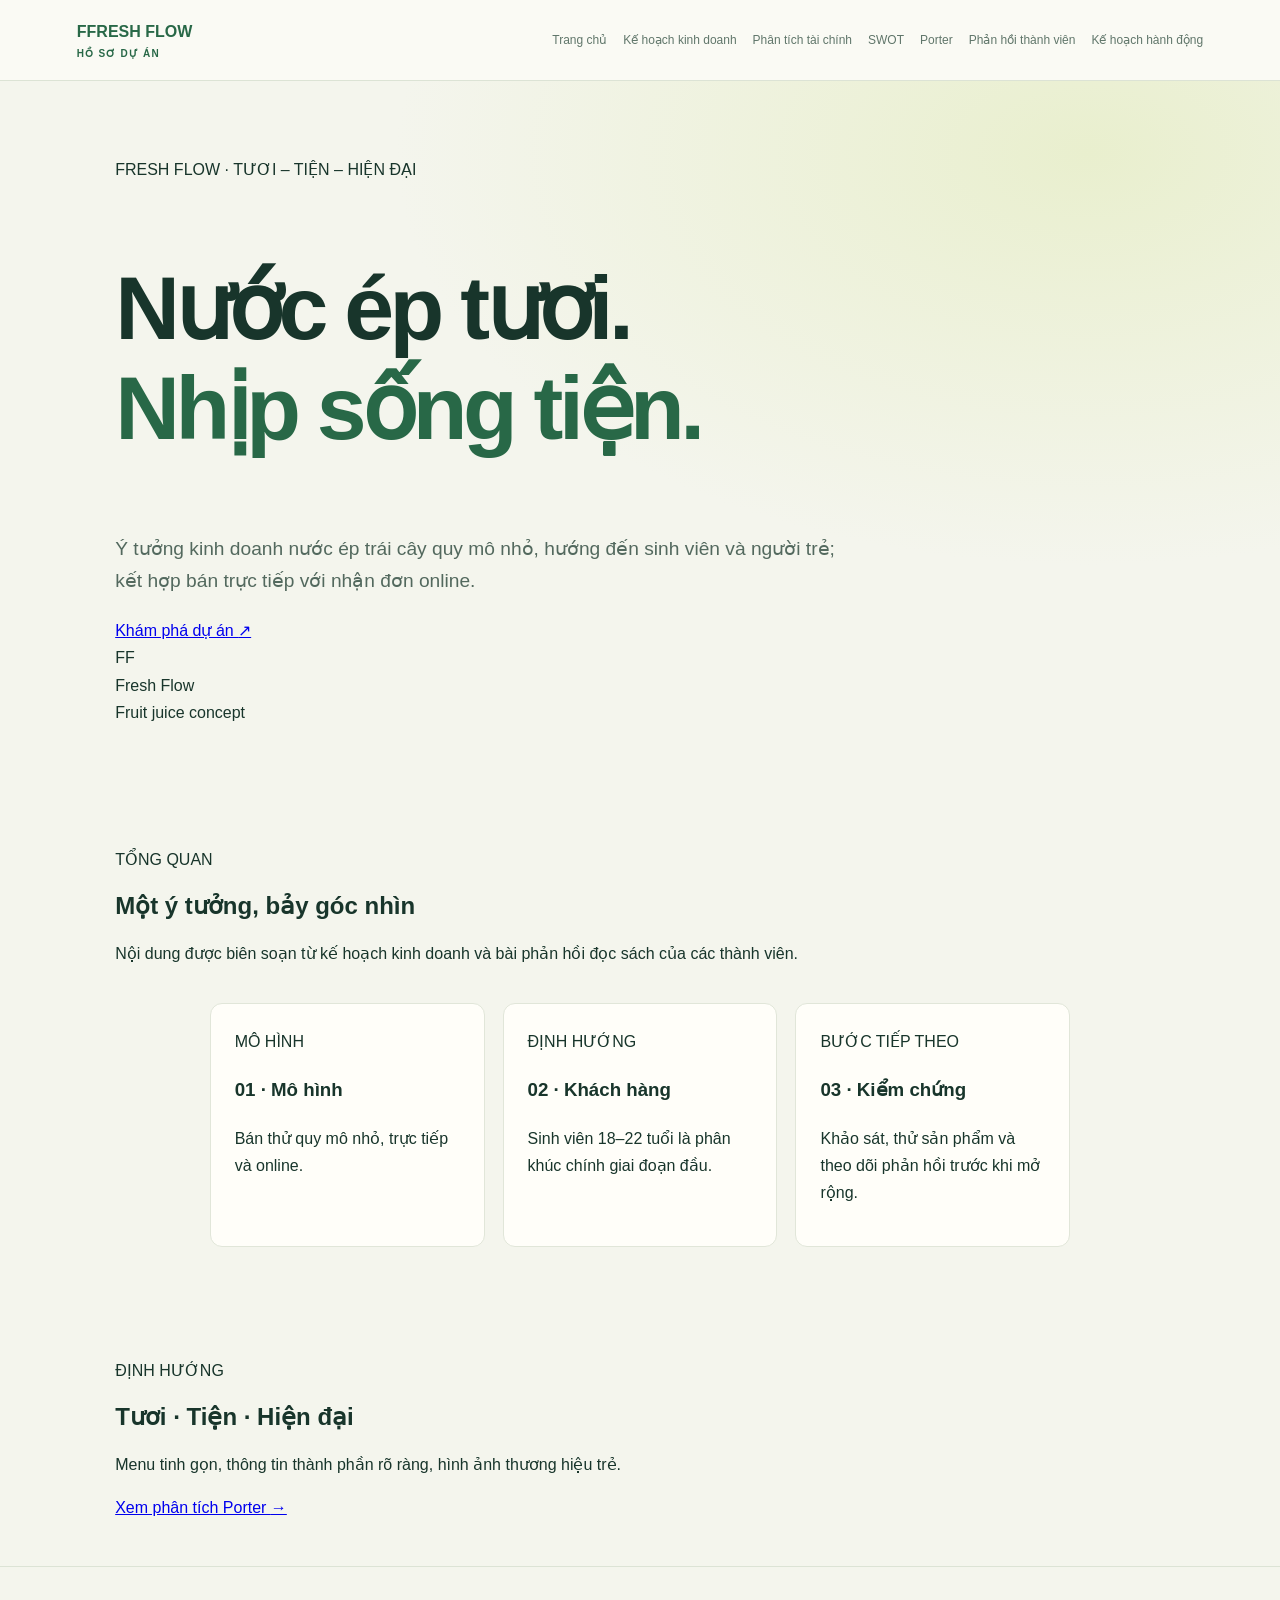
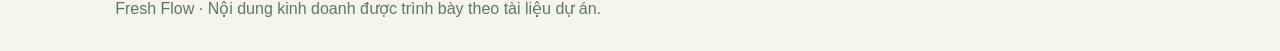
<file: index.html>
<!doctype html><html lang="vi"><head><meta charset="UTF-8"><meta name="viewport" content="width=device-width,initial-scale=1"><title>Trang chủ · Fresh Flow</title><link rel="stylesheet" href="style.css"></head><body><header class="top"><a class="brand" href="index.html"><span class="brand-mark">F</span><span>FRESH FLOW<small>HỒ SƠ DỰ ÁN</small></span></a><nav><a class="active" href="index.html">Trang chủ</a><a class="" href="business-plan.html">Kế hoạch kinh doanh</a><a class="" href="financial-analysis.html">Phân tích tài chính</a><a class="" href="swot.html">SWOT</a><a class="" href="five-forces.html">Porter</a><a class="" href="reflections.html">Phản hồi thành viên</a><a class="" href="action-plan.html">Kế hoạch hành động</a></nav></header><main><section class="hero"><div class="hero-copy"><span class="eyebrow">FRESH FLOW · TƯƠI – TIỆN – HIỆN ĐẠI</span><h1>Nước ép tươi.<br><em>Nhịp sống tiện.</em></h1><p>Ý tưởng kinh doanh nước ép trái cây quy mô nhỏ, hướng đến sinh viên và người trẻ; kết hợp bán trực tiếp với nhận đơn online.</p><a class="button" href="business-plan.html">Khám phá dự án <span>↗</span></a></div><div class="hero-art"><div class="orb orb-one"></div><div class="orb orb-two"></div><div class="glass">FF</div><span class="art-note">Fresh Flow<br>Fruit juice concept</span></div></section><section class="section"><div class="section-head"><div><span class="eyebrow">TỔNG QUAN</span><h2>Một ý tưởng, bảy góc nhìn</h2></div><p>Nội dung được biên soạn từ kế hoạch kinh doanh và bài phản hồi đọc sách của các thành viên.</p></div><div class="grid three"><article class="card"><span class="tag">MÔ HÌNH</span><h3>01 · Mô hình</h3><p>Bán thử quy mô nhỏ, trực tiếp và online.</p></article><article class="card"><span class="tag">ĐỊNH HƯỚNG</span><h3>02 · Khách hàng</h3><p>Sinh viên 18–22 tuổi là phân khúc chính giai đoạn đầu.</p></article><article class="card"><span class="tag">BƯỚC TIẾP THEO</span><h3>03 · Kiểm chứng</h3><p>Khảo sát, thử sản phẩm và theo dõi phản hồi trước khi mở rộng.</p></article></div></section><section class="banner"><div><span class="eyebrow">ĐỊNH HƯỚNG</span><h2>Tươi · Tiện · Hiện đại</h2><p>Menu tinh gọn, thông tin thành phần rõ ràng, hình ảnh thương hiệu trẻ.</p></div><a href="five-forces.html">Xem phân tích Porter <span>→</span></a></section></main><footer>Fresh Flow <span>·</span> Nội dung kinh doanh được trình bày theo tài liệu dự án.</footer></body></html>
</file>
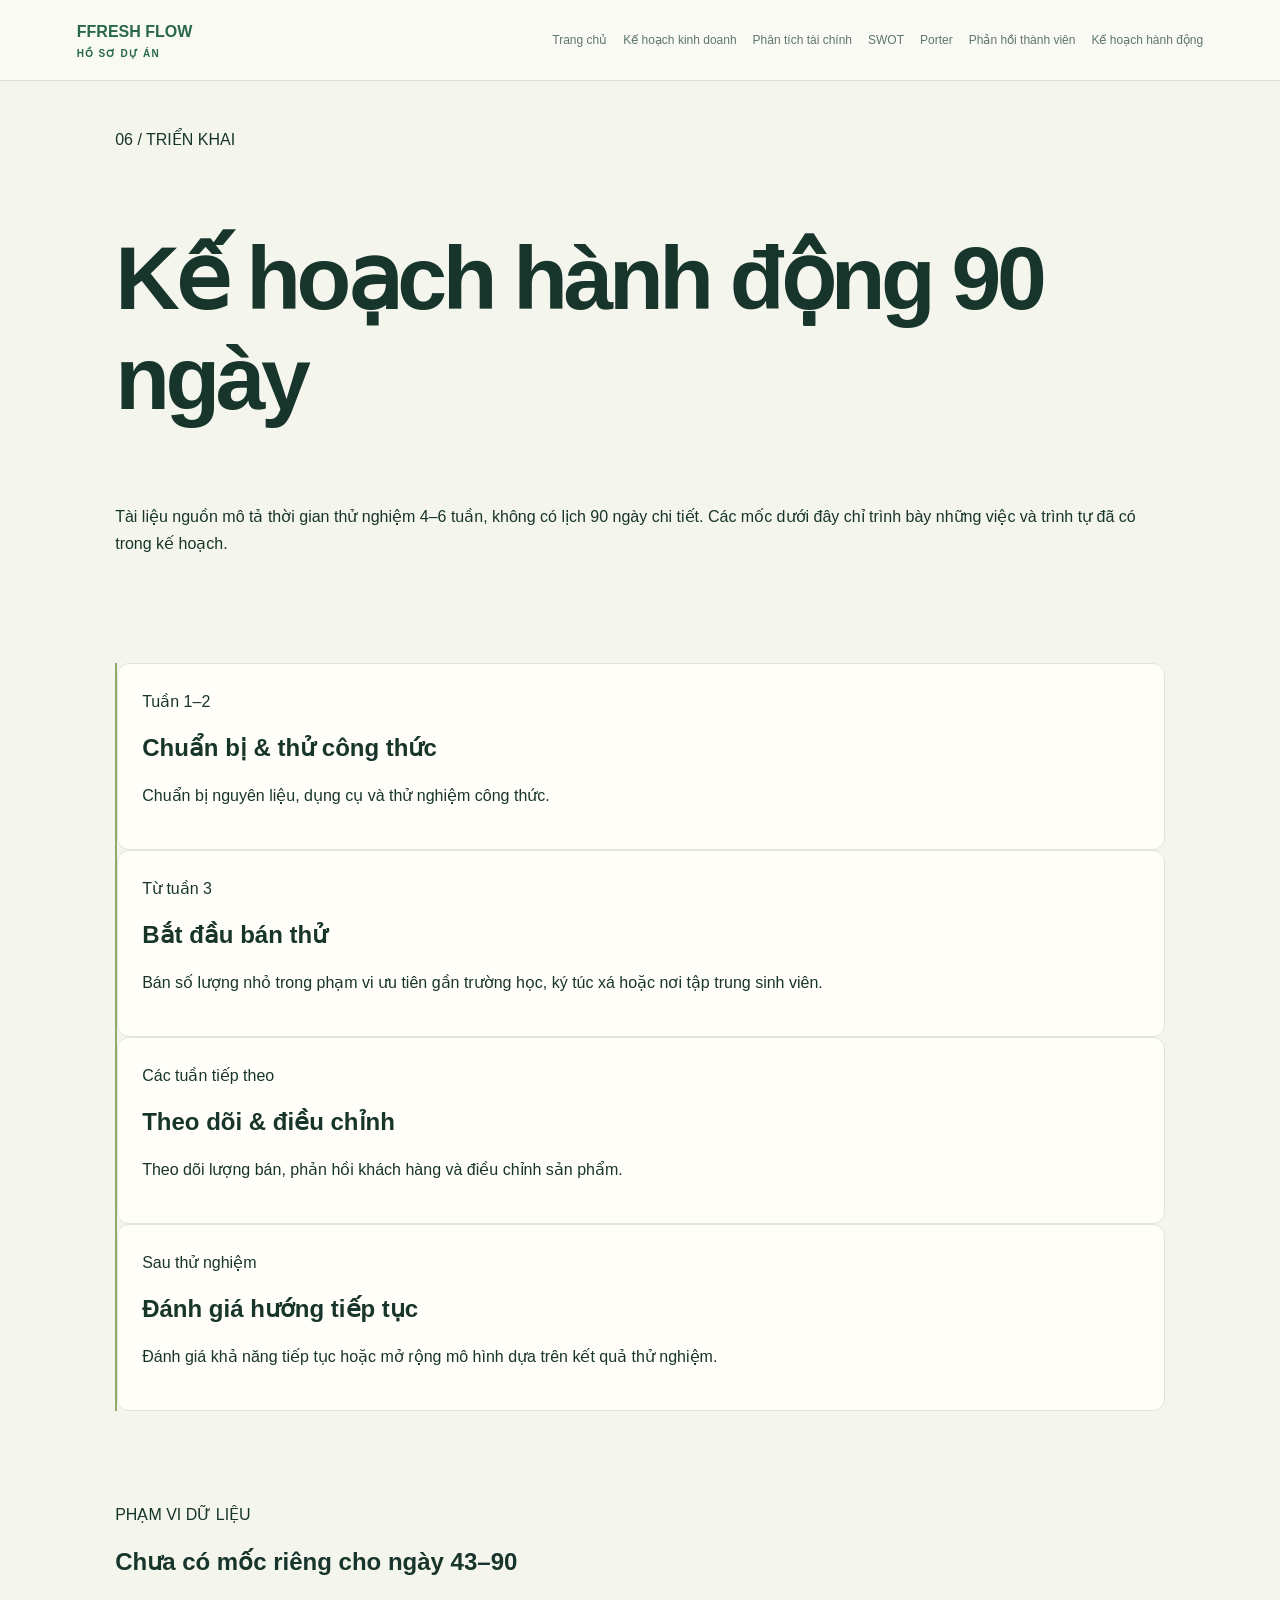
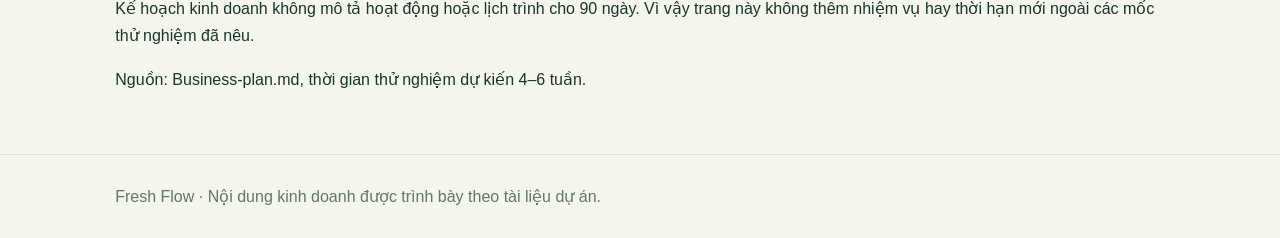
<file: action-plan.html>
<!doctype html><html lang="vi"><head><meta charset="UTF-8"><meta name="viewport" content="width=device-width,initial-scale=1"><title>Kế hoạch hành động · Fresh Flow</title><link rel="stylesheet" href="style.css"></head><body><header class="top"><a class="brand" href="index.html"><span class="brand-mark">F</span><span>FRESH FLOW<small>HỒ SƠ DỰ ÁN</small></span></a><nav><a class="" href="index.html">Trang chủ</a><a class="" href="business-plan.html">Kế hoạch kinh doanh</a><a class="" href="financial-analysis.html">Phân tích tài chính</a><a class="" href="swot.html">SWOT</a><a class="" href="five-forces.html">Porter</a><a class="" href="reflections.html">Phản hồi thành viên</a><a class="active" href="action-plan.html">Kế hoạch hành động</a></nav></header><main><section class="page-intro"><span class="eyebrow">06 / TRIỂN KHAI</span><h1>Kế hoạch hành động 90 ngày</h1><p>Tài liệu nguồn mô tả thời gian thử nghiệm 4–6 tuần, không có lịch 90 ngày chi tiết. Các mốc dưới đây chỉ trình bày những việc và trình tự đã có trong kế hoạch.</p></section><section class="section"><div class="timeline"><article><span class="time">Tuần 1–2</span><div><h2>Chuẩn bị & thử công thức</h2><p>Chuẩn bị nguyên liệu, dụng cụ và thử nghiệm công thức.</p></div></article><article><span class="time">Từ tuần 3</span><div><h2>Bắt đầu bán thử</h2><p>Bán số lượng nhỏ trong phạm vi ưu tiên gần trường học, ký túc xá hoặc nơi tập trung sinh viên.</p></div></article><article><span class="time">Các tuần tiếp theo</span><div><h2>Theo dõi & điều chỉnh</h2><p>Theo dõi lượng bán, phản hồi khách hàng và điều chỉnh sản phẩm.</p></div></article><article><span class="time">Sau thử nghiệm</span><div><h2>Đánh giá hướng tiếp tục</h2><p>Đánh giá khả năng tiếp tục hoặc mở rộng mô hình dựa trên kết quả thử nghiệm.</p></div></article></div></section><section class="section tint"><span class="eyebrow">PHẠM VI DỮ LIỆU</span><h2>Chưa có mốc riêng cho ngày 43–90</h2><p class="lead">Kế hoạch kinh doanh không mô tả hoạt động hoặc lịch trình cho 90 ngày. Vì vậy trang này không thêm nhiệm vụ hay thời hạn mới ngoài các mốc thử nghiệm đã nêu.</p><p class="source-note">Nguồn: Business-plan.md, thời gian thử nghiệm dự kiến 4–6 tuần.</p></section></main><footer>Fresh Flow <span>·</span> Nội dung kinh doanh được trình bày theo tài liệu dự án.</footer></body></html>
</file>
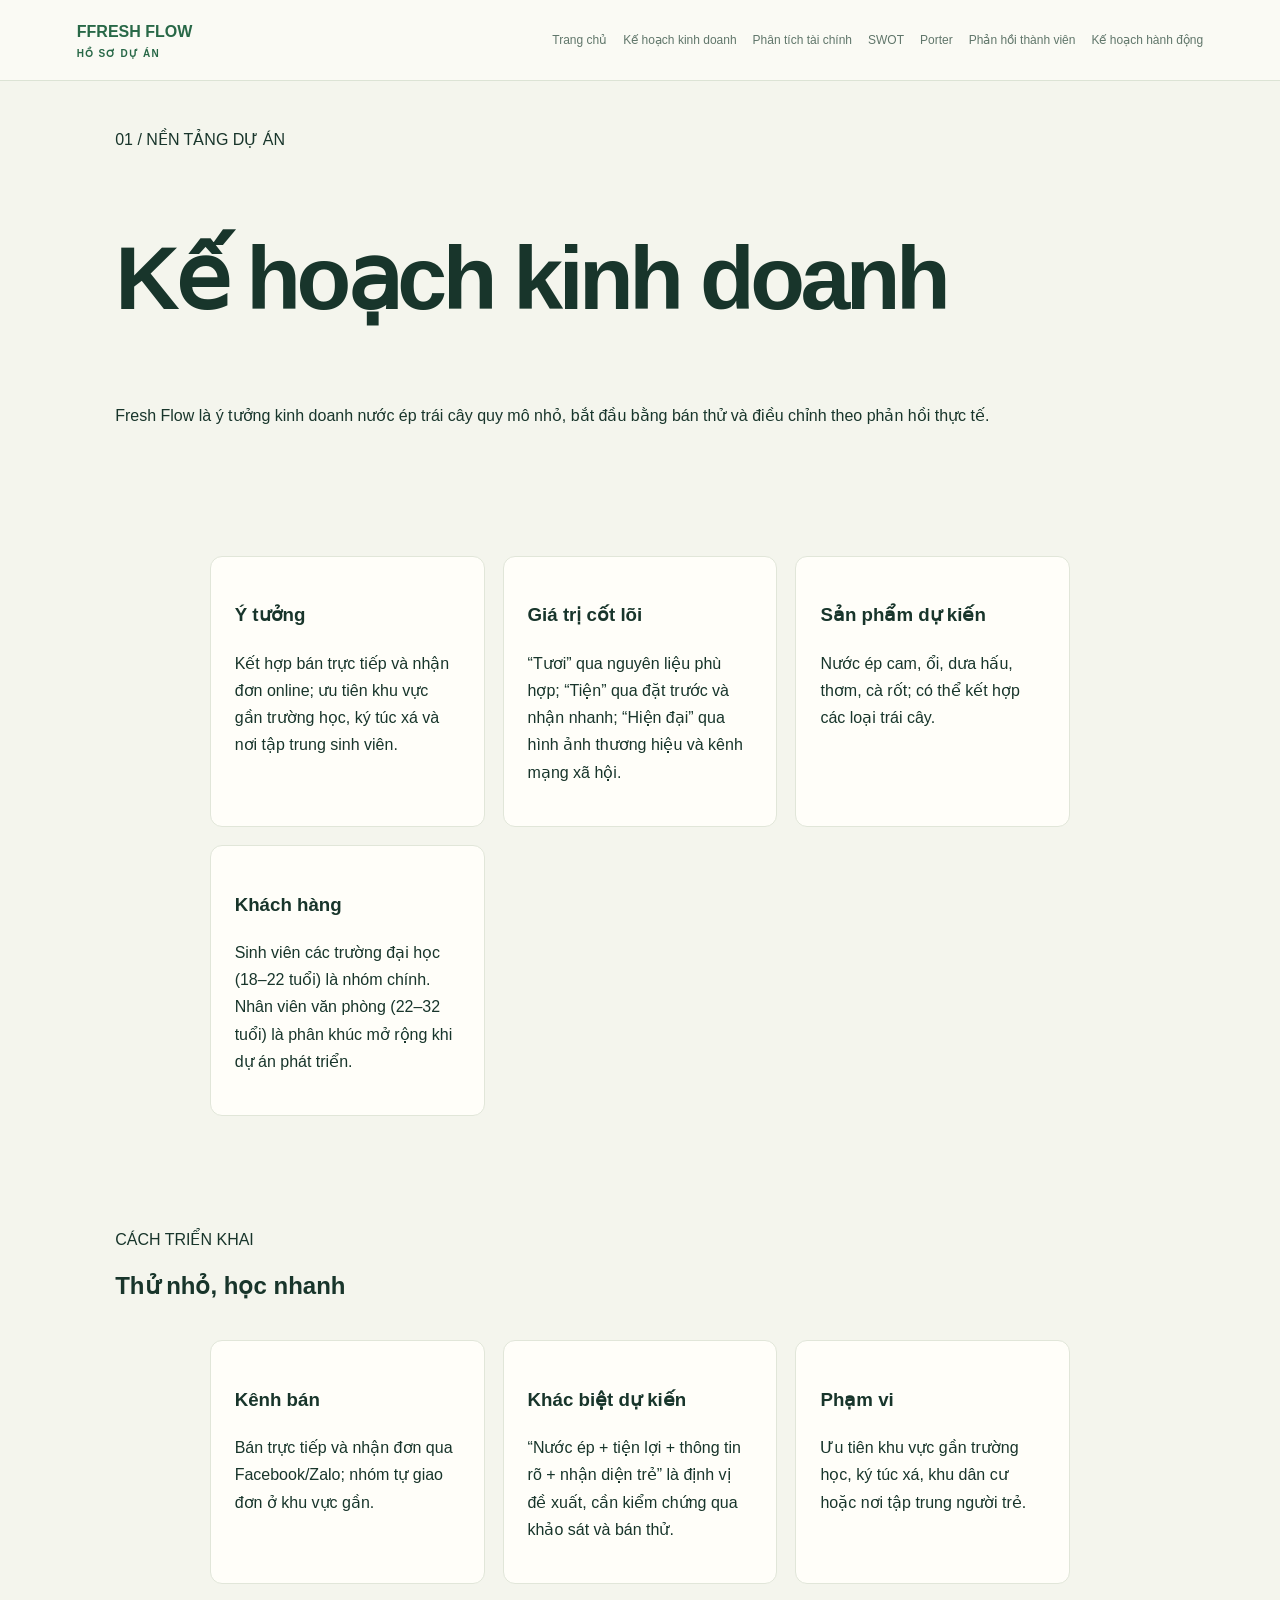
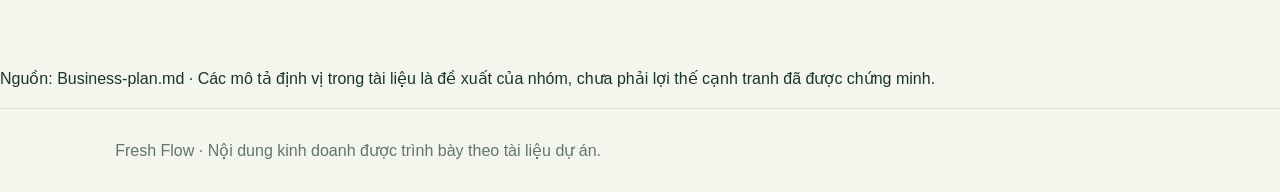
<file: business-plan.html>
<!doctype html><html lang="vi"><head><meta charset="UTF-8"><meta name="viewport" content="width=device-width,initial-scale=1"><title>Kế hoạch kinh doanh · Fresh Flow</title><link rel="stylesheet" href="style.css"></head><body><header class="top"><a class="brand" href="index.html"><span class="brand-mark">F</span><span>FRESH FLOW<small>HỒ SƠ DỰ ÁN</small></span></a><nav><a class="" href="index.html">Trang chủ</a><a class="active" href="business-plan.html">Kế hoạch kinh doanh</a><a class="" href="financial-analysis.html">Phân tích tài chính</a><a class="" href="swot.html">SWOT</a><a class="" href="five-forces.html">Porter</a><a class="" href="reflections.html">Phản hồi thành viên</a><a class="" href="action-plan.html">Kế hoạch hành động</a></nav></header><main><section class="page-intro"><span class="eyebrow">01 / NỀN TẢNG DỰ ÁN</span><h1>Kế hoạch kinh doanh</h1><p>Fresh Flow là ý tưởng kinh doanh nước ép trái cây quy mô nhỏ, bắt đầu bằng bán thử và điều chỉnh theo phản hồi thực tế.</p></section><section class="section"><div class="grid two"><article class="card"><h3>Ý tưởng</h3><p>Kết hợp bán trực tiếp và nhận đơn online; ưu tiên khu vực gần trường học, ký túc xá và nơi tập trung sinh viên.</p></article><article class="card"><h3>Giá trị cốt lõi</h3><p>“Tươi” qua nguyên liệu phù hợp; “Tiện” qua đặt trước và nhận nhanh; “Hiện đại” qua hình ảnh thương hiệu và kênh mạng xã hội.</p></article><article class="card"><h3>Sản phẩm dự kiến</h3><p>Nước ép cam, ổi, dưa hấu, thơm, cà rốt; có thể kết hợp các loại trái cây.</p></article><article class="card"><h3>Khách hàng</h3><p>Sinh viên các trường đại học (18–22 tuổi) là nhóm chính. Nhân viên văn phòng (22–32 tuổi) là phân khúc mở rộng khi dự án phát triển.</p></article></div></section><section class="section tint"><div class="section-head"><div><span class="eyebrow">CÁCH TRIỂN KHAI</span><h2>Thử nhỏ, học nhanh</h2></div></div><div class="grid three"><article class="card"><h3>Kênh bán</h3><p>Bán trực tiếp và nhận đơn qua Facebook/Zalo; nhóm tự giao đơn ở khu vực gần.</p></article><article class="card"><h3>Khác biệt dự kiến</h3><p>“Nước ép + tiện lợi + thông tin rõ + nhận diện trẻ” là định vị đề xuất, cần kiểm chứng qua khảo sát và bán thử.</p></article><article class="card"><h3>Phạm vi</h3><p>Ưu tiên khu vực gần trường học, ký túc xá, khu dân cư hoặc nơi tập trung người trẻ.</p></article></div></section><p class="source-note">Nguồn: Business-plan.md · Các mô tả định vị trong tài liệu là đề xuất của nhóm, chưa phải lợi thế cạnh tranh đã được chứng minh.</p></main><footer>Fresh Flow <span>·</span> Nội dung kinh doanh được trình bày theo tài liệu dự án.</footer></body></html>
</file>
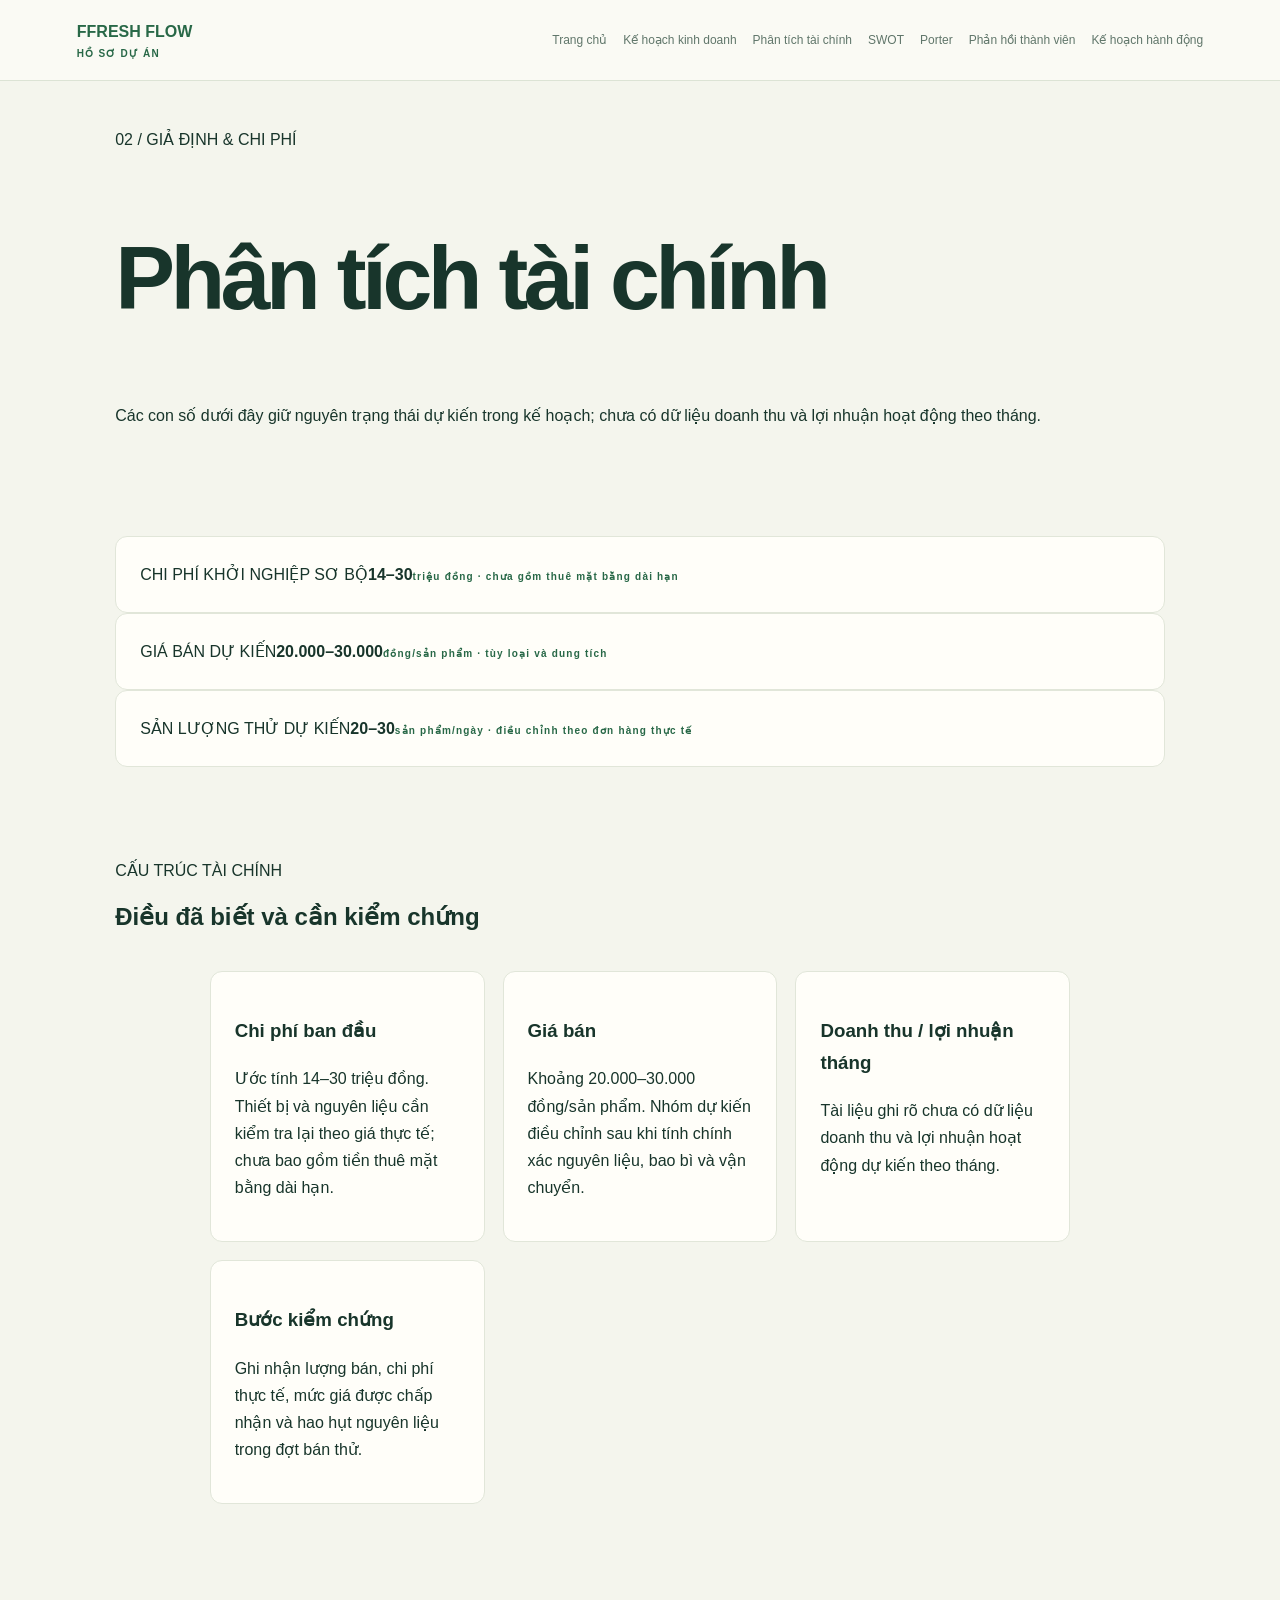
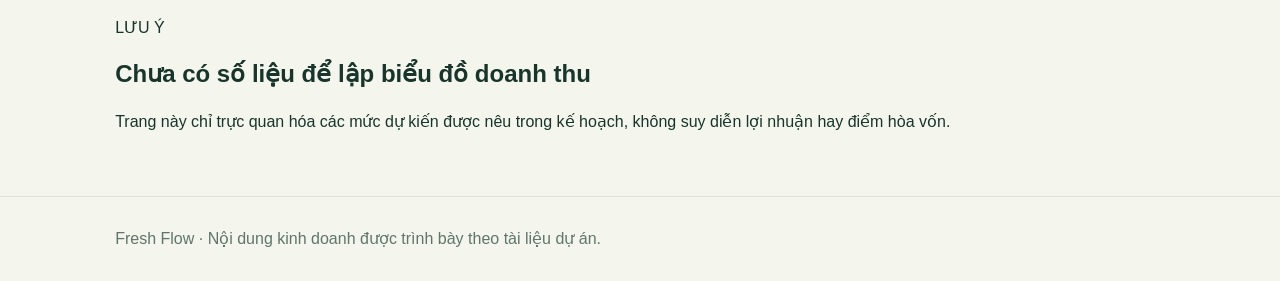
<file: financial-analysis.html>
<!doctype html><html lang="vi"><head><meta charset="UTF-8"><meta name="viewport" content="width=device-width,initial-scale=1"><title>Phân tích tài chính · Fresh Flow</title><link rel="stylesheet" href="style.css"></head><body><header class="top"><a class="brand" href="index.html"><span class="brand-mark">F</span><span>FRESH FLOW<small>HỒ SƠ DỰ ÁN</small></span></a><nav><a class="" href="index.html">Trang chủ</a><a class="" href="business-plan.html">Kế hoạch kinh doanh</a><a class="active" href="financial-analysis.html">Phân tích tài chính</a><a class="" href="swot.html">SWOT</a><a class="" href="five-forces.html">Porter</a><a class="" href="reflections.html">Phản hồi thành viên</a><a class="" href="action-plan.html">Kế hoạch hành động</a></nav></header><main><section class="page-intro"><span class="eyebrow">02 / GIẢ ĐỊNH & CHI PHÍ</span><h1>Phân tích tài chính</h1><p>Các con số dưới đây giữ nguyên trạng thái dự kiến trong kế hoạch; chưa có dữ liệu doanh thu và lợi nhuận hoạt động theo tháng.</p></section><section class="section"><div class="metric-grid"><article class="metric"><span>CHI PHÍ KHỞI NGHIỆP SƠ BỘ</span><strong>14–30</strong><small>triệu đồng · chưa gồm thuê mặt bằng dài hạn</small></article><article class="metric"><span>GIÁ BÁN DỰ KIẾN</span><strong>20.000–30.000</strong><small>đồng/sản phẩm · tùy loại và dung tích</small></article><article class="metric"><span>SẢN LƯỢNG THỬ DỰ KIẾN</span><strong>20–30</strong><small>sản phẩm/ngày · điều chỉnh theo đơn hàng thực tế</small></article></div></section><section class="section"><div class="section-head"><div><span class="eyebrow">CẤU TRÚC TÀI CHÍNH</span><h2>Điều đã biết và cần kiểm chứng</h2></div></div><div class="grid two"><article class="card"><h3>Chi phí ban đầu</h3><p>Ước tính 14–30 triệu đồng. Thiết bị và nguyên liệu cần kiểm tra lại theo giá thực tế; chưa bao gồm tiền thuê mặt bằng dài hạn.</p></article><article class="card"><h3>Giá bán</h3><p>Khoảng 20.000–30.000 đồng/sản phẩm. Nhóm dự kiến điều chỉnh sau khi tính chính xác nguyên liệu, bao bì và vận chuyển.</p></article><article class="card"><h3>Doanh thu / lợi nhuận tháng</h3><p>Tài liệu ghi rõ chưa có dữ liệu doanh thu và lợi nhuận hoạt động dự kiến theo tháng.</p></article><article class="card"><h3>Bước kiểm chứng</h3><p>Ghi nhận lượng bán, chi phí thực tế, mức giá được chấp nhận và hao hụt nguyên liệu trong đợt bán thử.</p></article></div></section><section class="banner"><div><span class="eyebrow">LƯU Ý</span><h2>Chưa có số liệu để lập biểu đồ doanh thu</h2><p>Trang này chỉ trực quan hóa các mức dự kiến được nêu trong kế hoạch, không suy diễn lợi nhuận hay điểm hòa vốn.</p></div></section></main><footer>Fresh Flow <span>·</span> Nội dung kinh doanh được trình bày theo tài liệu dự án.</footer></body></html>
</file>
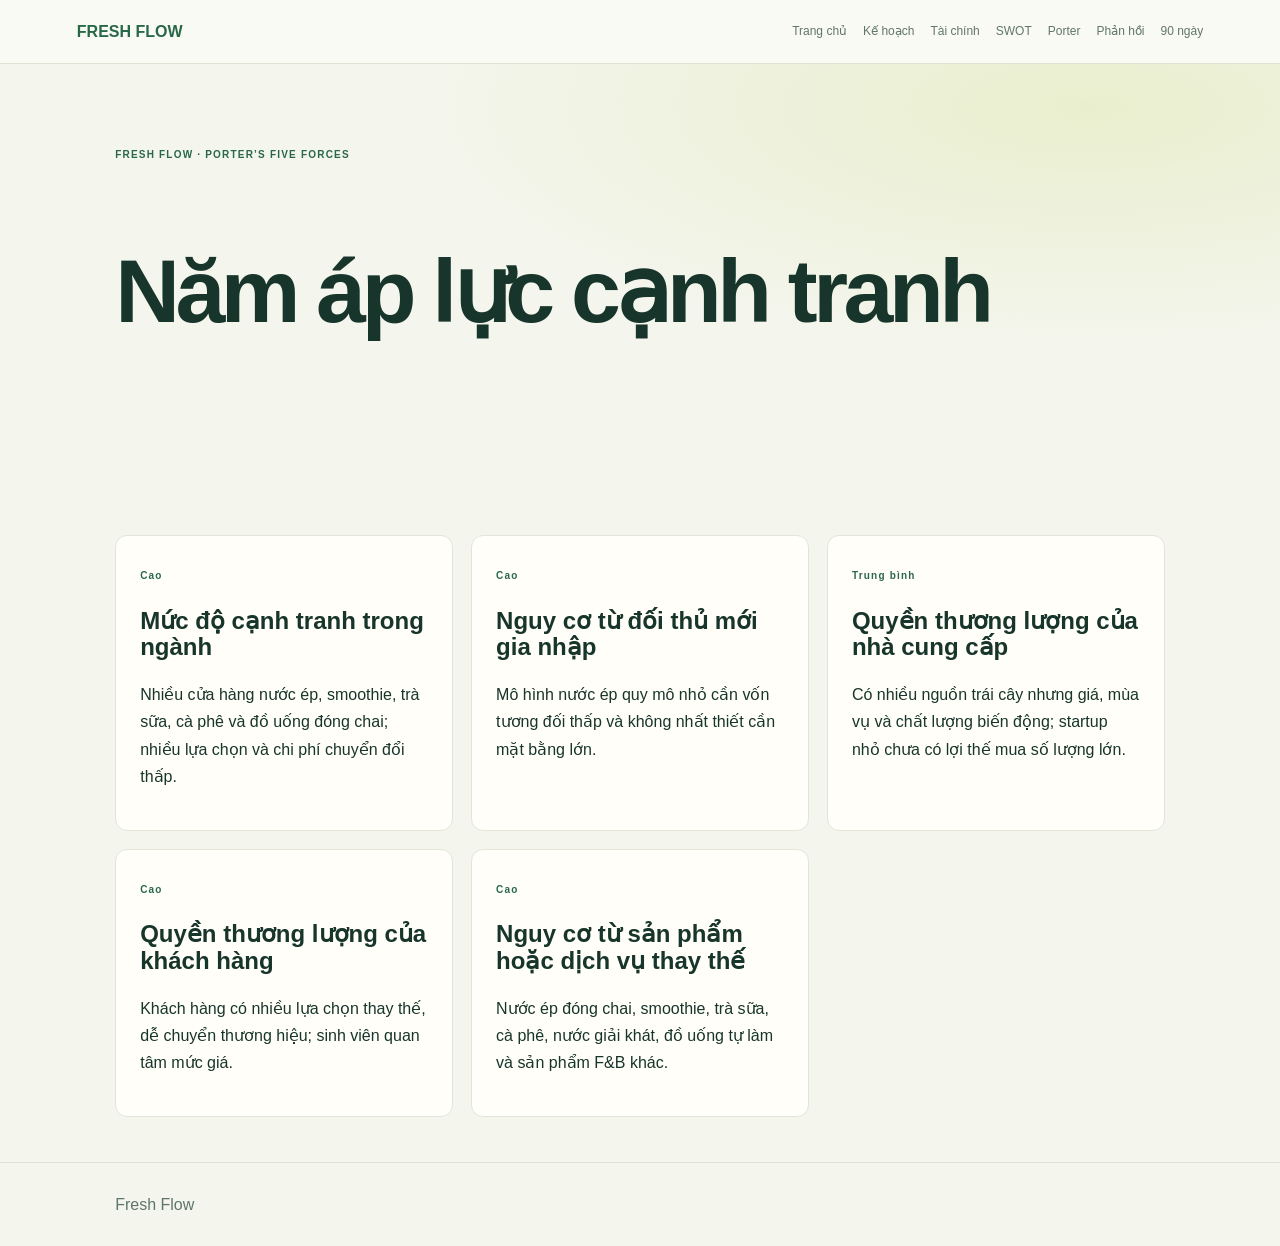
<file: five-forces.html>
<!doctype html><html lang="vi"><meta charset="UTF-8"><meta name="viewport" content="width=device-width"><title>Năm áp lực cạnh tranh · Fresh Flow</title><link rel="stylesheet" href="style.css"><header><a href="index.html">FRESH FLOW</a><nav><a href="index.html">Trang chủ</a><a href="business-plan.html">Kế hoạch</a><a href="financial-analysis.html">Tài chính</a><a href="swot.html">SWOT</a><a href="five-forces.html">Porter</a><a href="reflections.html">Phản hồi</a><a href="action-plan.html">90 ngày</a></nav></header><main><section class="hero"><small>FRESH FLOW · PORTER’S FIVE FORCES</small><h1>Năm áp lực cạnh tranh</h1></section><section class="grid"><article><small>Cao</small><h2>Mức độ cạnh tranh trong ngành</h2><p>Nhiều cửa hàng nước ép, smoothie, trà sữa, cà phê và đồ uống đóng chai; nhiều lựa chọn và chi phí chuyển đổi thấp.</p><p></p></article><article><small>Cao</small><h2>Nguy cơ từ đối thủ mới gia nhập</h2><p>Mô hình nước ép quy mô nhỏ cần vốn tương đối thấp và không nhất thiết cần mặt bằng lớn.</p><p></p></article><article><small>Trung bình</small><h2>Quyền thương lượng của nhà cung cấp</h2><p>Có nhiều nguồn trái cây nhưng giá, mùa vụ và chất lượng biến động; startup nhỏ chưa có lợi thế mua số lượng lớn.</p><p></p></article><article><small>Cao</small><h2>Quyền thương lượng của khách hàng</h2><p>Khách hàng có nhiều lựa chọn thay thế, dễ chuyển thương hiệu; sinh viên quan tâm mức giá.</p><p></p></article><article><small>Cao</small><h2>Nguy cơ từ sản phẩm hoặc dịch vụ thay thế</h2><p>Nước ép đóng chai, smoothie, trà sữa, cà phê, nước giải khát, đồ uống tự làm và sản phẩm F&B khác.</p><p></p></article></section></main><footer>Fresh Flow</footer></html>
</file>
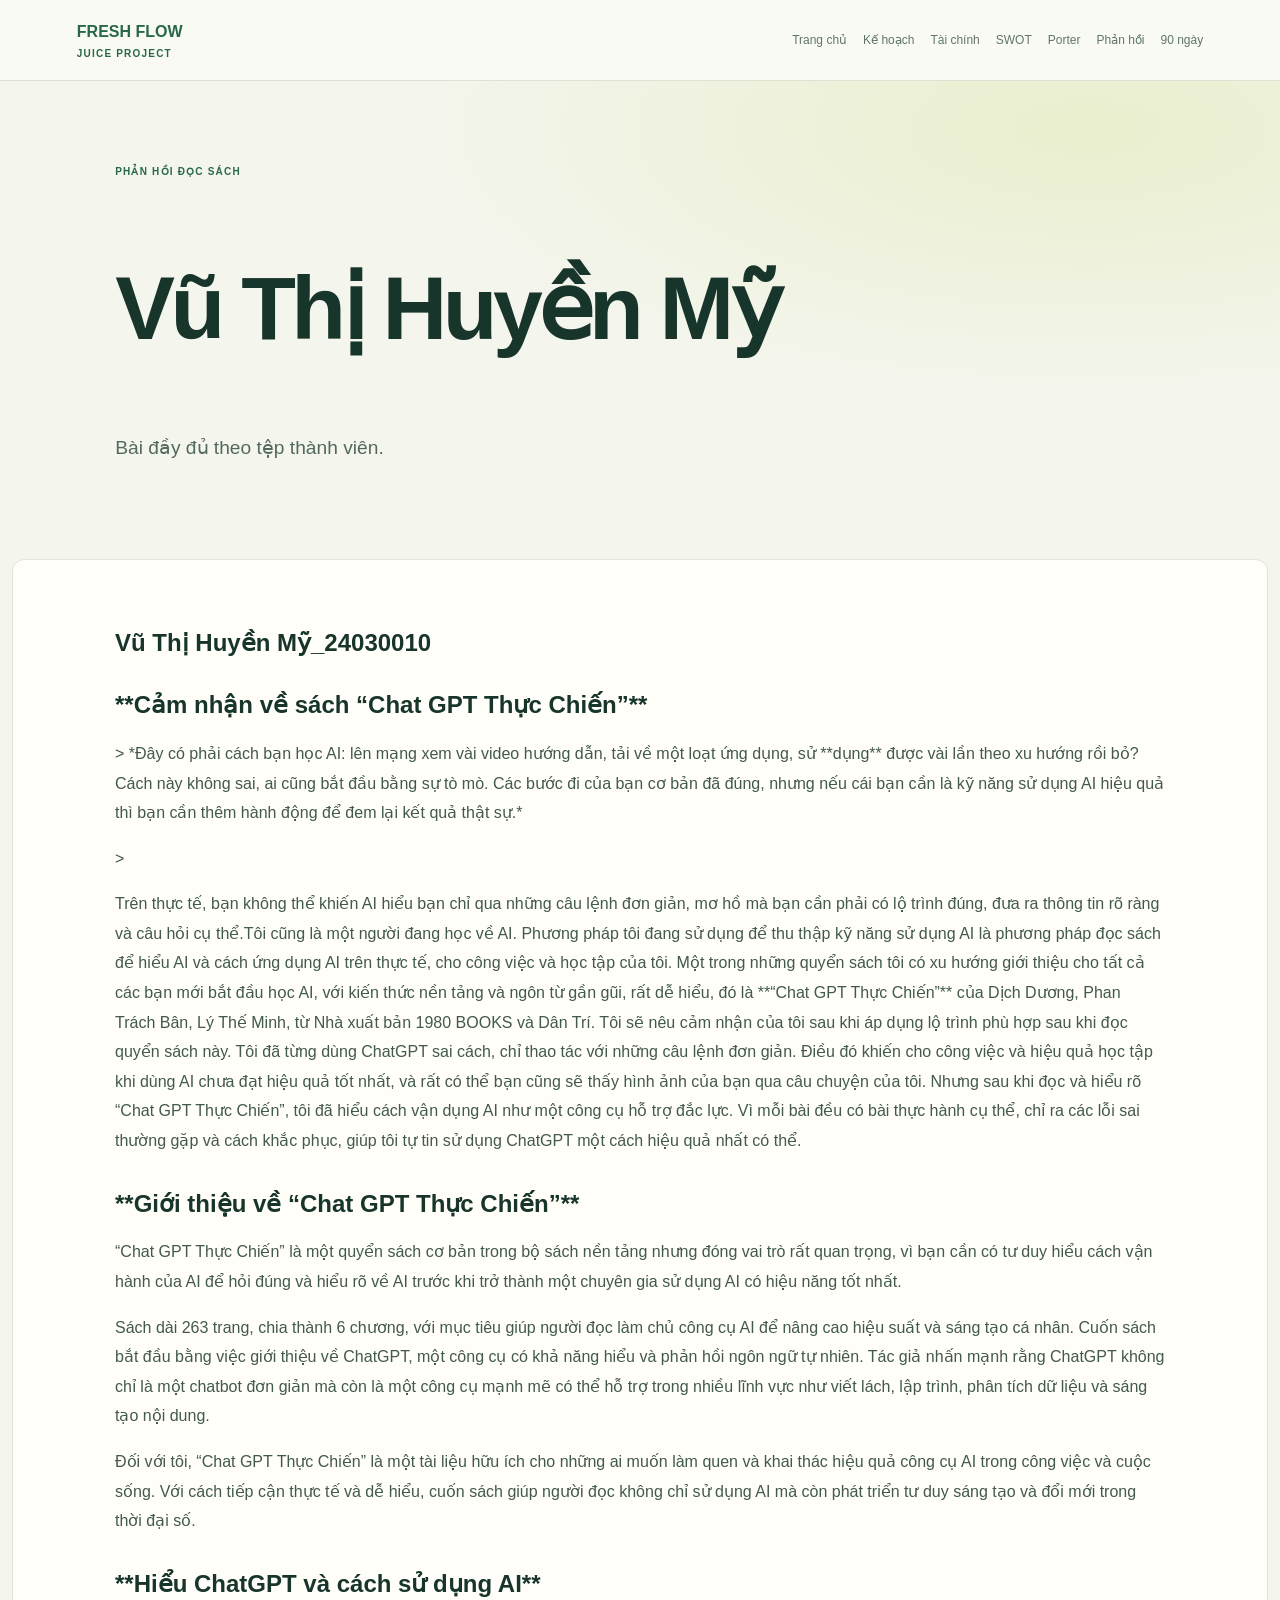
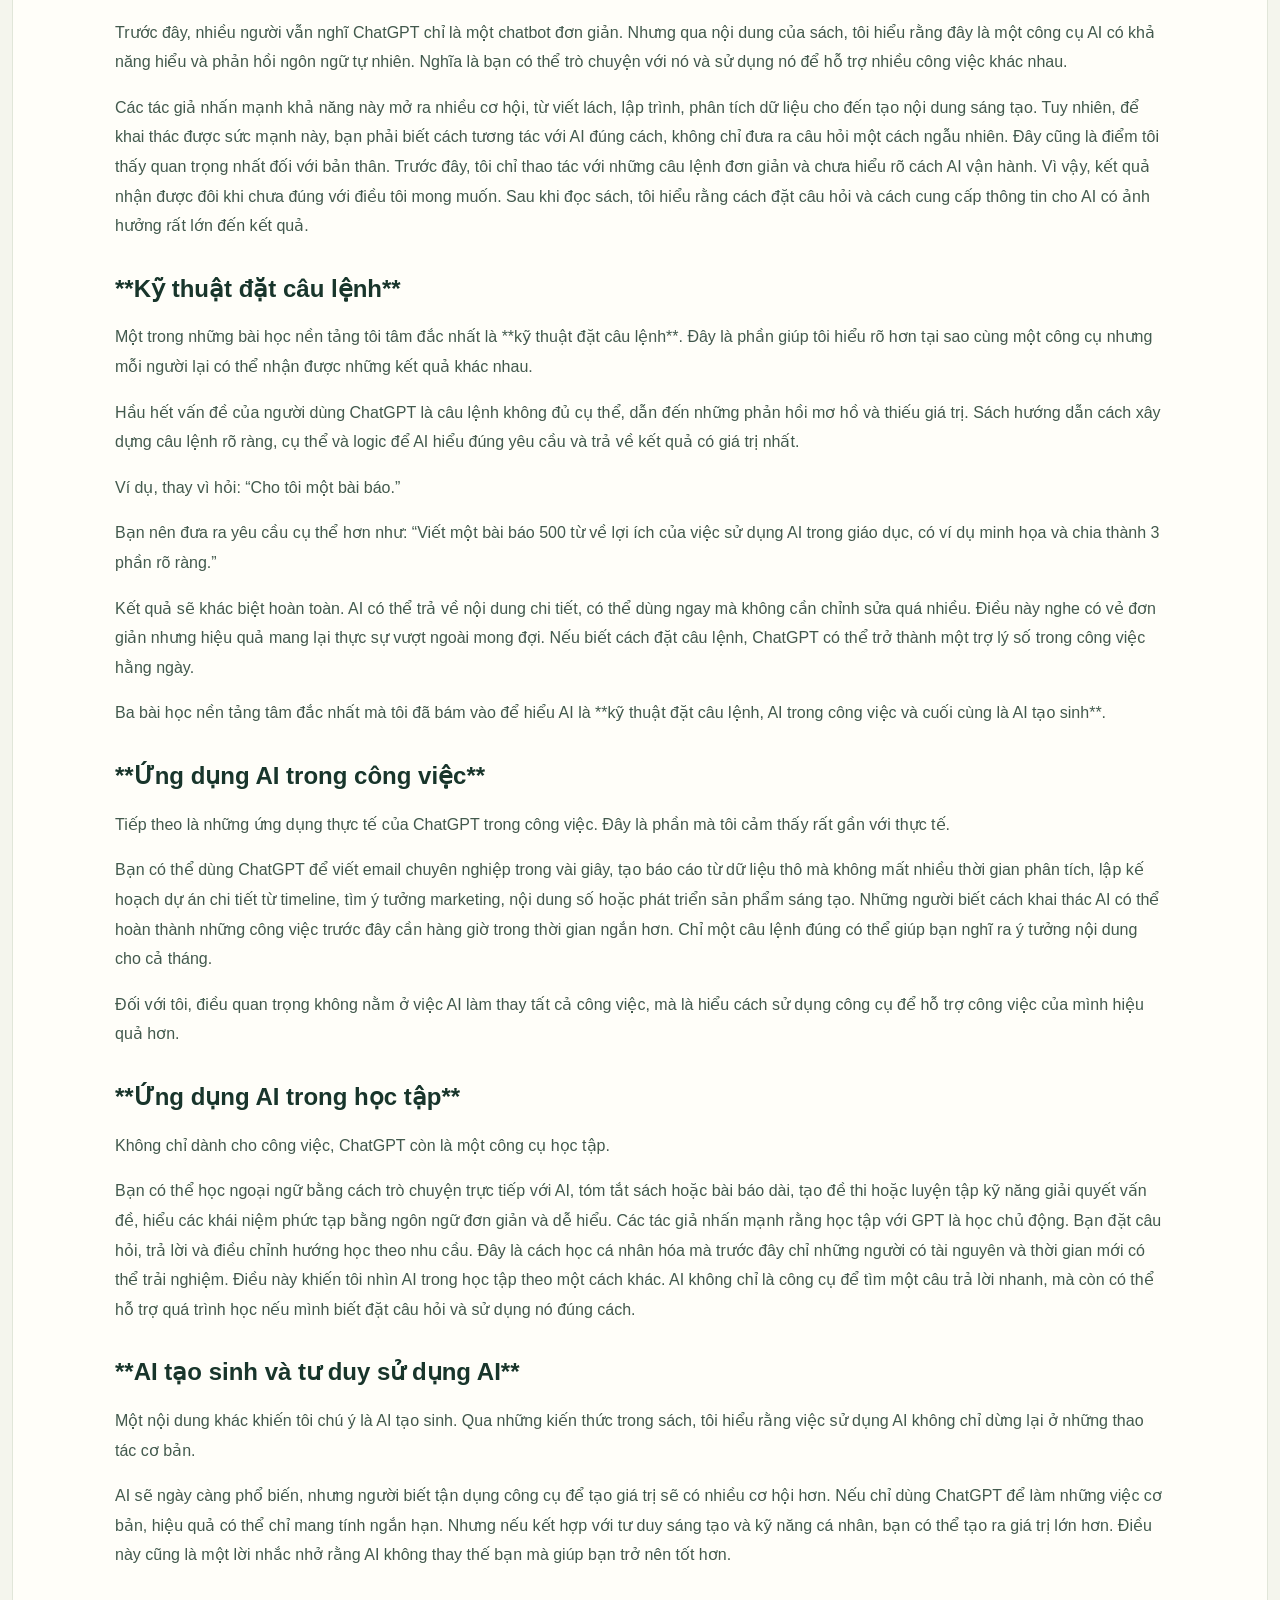
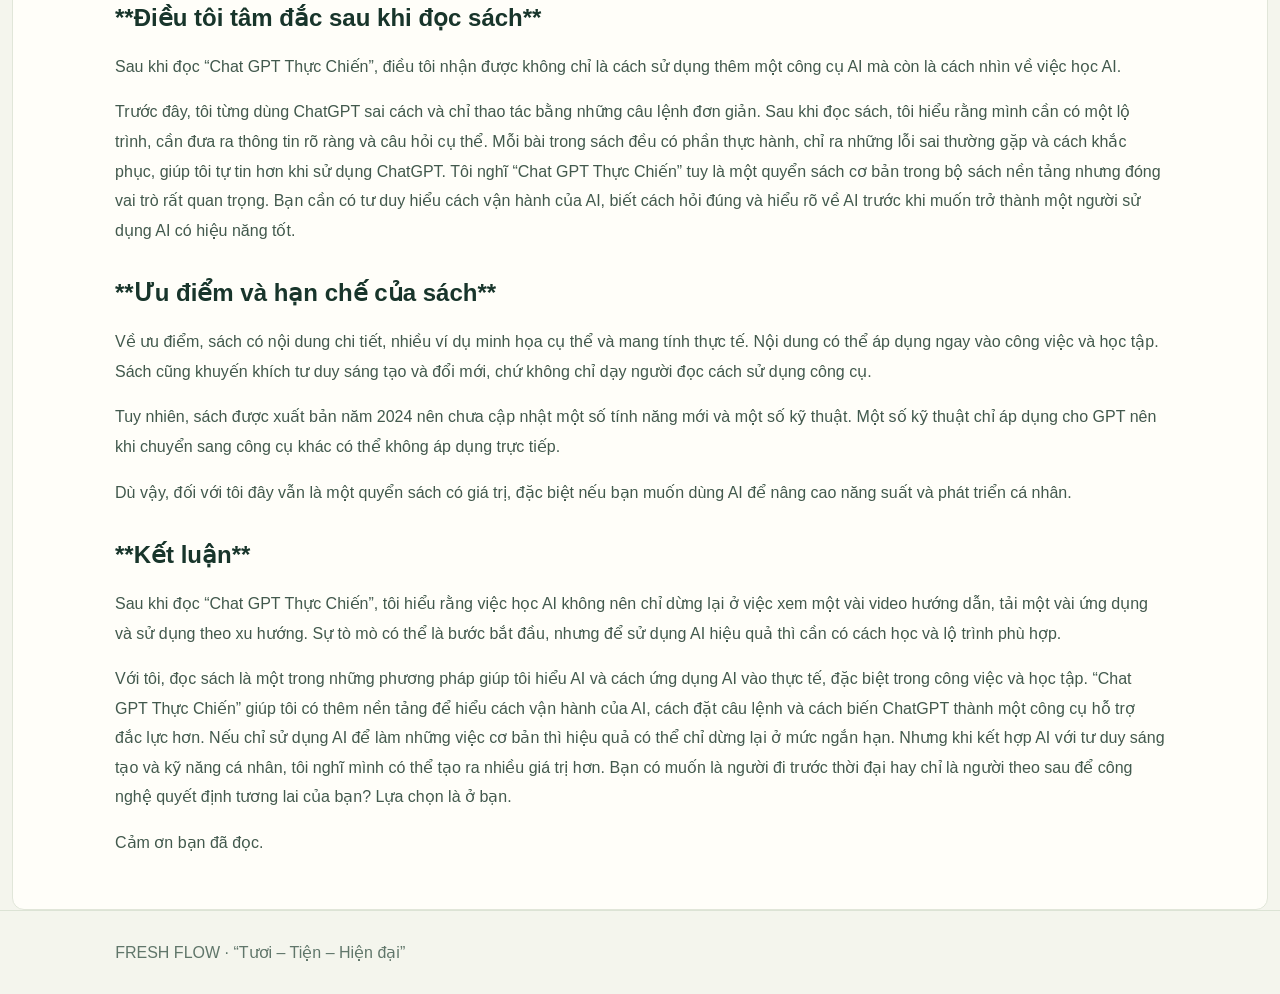
<file: reflection-24030010.html>
<!doctype html><html lang="vi"><meta charset="UTF-8"><meta name="viewport" content="width=device-width"><title>Vũ Thị Huyền Mỹ · Fresh Flow</title><link rel="stylesheet" href="style.css"><header><a href="index.html">FRESH FLOW<small>JUICE PROJECT</small></a><nav><a href="index.html">Trang chủ</a><a href="business-plan.html">Kế hoạch</a><a href="financial-analysis.html">Tài chính</a><a href="swot.html">SWOT</a><a href="five-forces.html">Porter</a><a href="reflections.html">Phản hồi</a><a href="action-plan.html">90 ngày</a></nav></header><main><section class="hero"><small>PHẢN HỒI ĐỌC SÁCH</small><h1>Vũ Thị Huyền Mỹ</h1><p>Bài đầy đủ theo tệp thành viên.</p></section><article class="prose"><h2>Vũ Thị Huyền Mỹ_24030010</h2><h2>**Cảm nhận về sách “Chat GPT Thực Chiến”**</h2><p>&gt; *Đây có phải cách bạn học AI: lên mạng xem vài video hướng dẫn, tải về một loạt ứng dụng, sử **dụng** được vài lần theo xu hướng rồi bỏ? Cách này không sai, ai cũng bắt đầu bằng sự tò mò. Các bước đi của bạn cơ bản đã đúng, nhưng nếu cái bạn cần là kỹ năng sử dụng AI hiệu quả thì bạn cần thêm hành động để đem lại kết quả thật sự.*</p><p>&gt;</p><p>Trên thực tế, bạn không thể khiến AI hiểu bạn chỉ qua những câu lệnh đơn giản, mơ hồ mà bạn cần phải có lộ trình đúng, đưa ra thông tin rõ ràng và câu hỏi cụ thể.Tôi cũng là một người đang học về AI. Phương pháp tôi đang sử dụng để thu thập kỹ năng sử dụng AI là phương pháp đọc sách để hiểu AI và cách ứng dụng AI trên thực tế, cho công việc và học tập của tôi. Một trong những quyển sách tôi có xu hướng giới thiệu cho tất cả các bạn mới bắt đầu học AI, với kiến thức nền tảng và ngôn từ gần gũi, rất dễ hiểu, đó là **“Chat GPT Thực Chiến”** của Dịch Dương, Phan Trách Bân, Lý Thế Minh, từ Nhà xuất bản 1980 BOOKS và Dân Trí. Tôi sẽ nêu cảm nhận của tôi sau khi áp dụng lộ trình phù hợp sau khi đọc quyển sách này. Tôi đã từng dùng ChatGPT sai cách, chỉ thao tác với những câu lệnh đơn giản. Điều đó khiến cho công việc và hiệu quả học tập khi dùng AI chưa đạt hiệu quả tốt nhất, và rất có thể bạn cũng sẽ thấy hình ảnh của bạn qua câu chuyện của tôi. Nhưng sau khi đọc và hiểu rõ “Chat GPT Thực Chiến”, tôi đã hiểu cách vận dụng AI như một công cụ hỗ trợ đắc lực. Vì mỗi bài đều có bài thực hành cụ thể, chỉ ra các lỗi sai thường gặp và cách khắc phục, giúp tôi tự tin sử dụng ChatGPT một cách hiệu quả nhất có thể.</p><h2>**Giới thiệu về “Chat GPT Thực Chiến”**</h2><p>“Chat GPT Thực Chiến” là một quyển sách cơ bản trong bộ sách nền tảng nhưng đóng vai trò rất quan trọng, vì bạn cần có tư duy hiểu cách vận hành của AI để hỏi đúng và hiểu rõ về AI trước khi trở thành một chuyên gia sử dụng AI có hiệu năng tốt nhất.</p><p>Sách dài 263 trang, chia thành 6 chương, với mục tiêu giúp người đọc làm chủ công cụ AI để nâng cao hiệu suất và sáng tạo cá nhân. Cuốn sách bắt đầu bằng việc giới thiệu về ChatGPT, một công cụ có khả năng hiểu và phản hồi ngôn ngữ tự nhiên. Tác giả nhấn mạnh rằng ChatGPT không chỉ là một chatbot đơn giản mà còn là một công cụ mạnh mẽ có thể hỗ trợ trong nhiều lĩnh vực như viết lách, lập trình, phân tích dữ liệu và sáng tạo nội dung.</p><p>Đối với tôi, “Chat GPT Thực Chiến” là một tài liệu hữu ích cho những ai muốn làm quen và khai thác hiệu quả công cụ AI trong công việc và cuộc sống. Với cách tiếp cận thực tế và dễ hiểu, cuốn sách giúp người đọc không chỉ sử dụng AI mà còn phát triển tư duy sáng tạo và đổi mới trong thời đại số.</p><h2>**Hiểu ChatGPT và cách sử dụng AI**</h2><p>Trước đây, nhiều người vẫn nghĩ ChatGPT chỉ là một chatbot đơn giản. Nhưng qua nội dung của sách, tôi hiểu rằng đây là một công cụ AI có khả năng hiểu và phản hồi ngôn ngữ tự nhiên. Nghĩa là bạn có thể trò chuyện với nó và sử dụng nó để hỗ trợ nhiều công việc khác nhau.</p><p>Các tác giả nhấn mạnh khả năng này mở ra nhiều cơ hội, từ viết lách, lập trình, phân tích dữ liệu cho đến tạo nội dung sáng tạo. Tuy nhiên, để khai thác được sức mạnh này, bạn phải biết cách tương tác với AI đúng cách, không chỉ đưa ra câu hỏi một cách ngẫu nhiên. Đây cũng là điểm tôi thấy quan trọng nhất đối với bản thân. Trước đây, tôi chỉ thao tác với những câu lệnh đơn giản và chưa hiểu rõ cách AI vận hành. Vì vậy, kết quả nhận được đôi khi chưa đúng với điều tôi mong muốn. Sau khi đọc sách, tôi hiểu rằng cách đặt câu hỏi và cách cung cấp thông tin cho AI có ảnh hưởng rất lớn đến kết quả.</p><h2>**Kỹ thuật đặt câu lệnh**</h2><p>Một trong những bài học nền tảng tôi tâm đắc nhất là **kỹ thuật đặt câu lệnh**. Đây là phần giúp tôi hiểu rõ hơn tại sao cùng một công cụ nhưng mỗi người lại có thể nhận được những kết quả khác nhau.</p><p>Hầu hết vấn đề của người dùng ChatGPT là câu lệnh không đủ cụ thể, dẫn đến những phản hồi mơ hồ và thiếu giá trị. Sách hướng dẫn cách xây dựng câu lệnh rõ ràng, cụ thể và logic để AI hiểu đúng yêu cầu và trả về kết quả có giá trị nhất.</p><p>Ví dụ, thay vì hỏi: “Cho tôi một bài báo.”</p><p>Bạn nên đưa ra yêu cầu cụ thể hơn như: “Viết một bài báo 500 từ về lợi ích của việc sử dụng AI trong giáo dục, có ví dụ minh họa và chia thành 3 phần rõ ràng.”</p><p>Kết quả sẽ khác biệt hoàn toàn. AI có thể trả về nội dung chi tiết, có thể dùng ngay mà không cần chỉnh sửa quá nhiều. Điều này nghe có vẻ đơn giản nhưng hiệu quả mang lại thực sự vượt ngoài mong đợi. Nếu biết cách đặt câu lệnh, ChatGPT có thể trở thành một trợ lý số trong công việc hằng ngày.</p><p>Ba bài học nền tảng tâm đắc nhất mà tôi đã bám vào để hiểu AI là **kỹ thuật đặt câu lệnh, AI trong công việc và cuối cùng là AI tạo sinh**.</p><h2>**Ứng dụng AI trong công việc**</h2><p>Tiếp theo là những ứng dụng thực tế của ChatGPT trong công việc. Đây là phần mà tôi cảm thấy rất gần với thực tế.</p><p>Bạn có thể dùng ChatGPT để viết email chuyên nghiệp trong vài giây, tạo báo cáo từ dữ liệu thô mà không mất nhiều thời gian phân tích, lập kế hoạch dự án chi tiết từ timeline, tìm ý tưởng marketing, nội dung số hoặc phát triển sản phẩm sáng tạo. Những người biết cách khai thác AI có thể hoàn thành những công việc trước đây cần hàng giờ trong thời gian ngắn hơn. Chỉ một câu lệnh đúng có thể giúp bạn nghĩ ra ý tưởng nội dung cho cả tháng.</p><p>Đối với tôi, điều quan trọng không nằm ở việc AI làm thay tất cả công việc, mà là hiểu cách sử dụng công cụ để hỗ trợ công việc của mình hiệu quả hơn.</p><h2>**Ứng dụng AI trong học tập**</h2><p>Không chỉ dành cho công việc, ChatGPT còn là một công cụ học tập.</p><p>Bạn có thể học ngoại ngữ bằng cách trò chuyện trực tiếp với AI, tóm tắt sách hoặc bài báo dài, tạo đề thi hoặc luyện tập kỹ năng giải quyết vấn đề, hiểu các khái niệm phức tạp bằng ngôn ngữ đơn giản và dễ hiểu. Các tác giả nhấn mạnh rằng học tập với GPT là học chủ động. Bạn đặt câu hỏi, trả lời và điều chỉnh hướng học theo nhu cầu. Đây là cách học cá nhân hóa mà trước đây chỉ những người có tài nguyên và thời gian mới có thể trải nghiệm. Điều này khiến tôi nhìn AI trong học tập theo một cách khác. AI không chỉ là công cụ để tìm một câu trả lời nhanh, mà còn có thể hỗ trợ quá trình học nếu mình biết đặt câu hỏi và sử dụng nó đúng cách.</p><h2>**AI tạo sinh và tư duy sử dụng AI**</h2><p>Một nội dung khác khiến tôi chú ý là AI tạo sinh. Qua những kiến thức trong sách, tôi hiểu rằng việc sử dụng AI không chỉ dừng lại ở những thao tác cơ bản.</p><p>AI sẽ ngày càng phổ biến, nhưng người biết tận dụng công cụ để tạo giá trị sẽ có nhiều cơ hội hơn. Nếu chỉ dùng ChatGPT để làm những việc cơ bản, hiệu quả có thể chỉ mang tính ngắn hạn. Nhưng nếu kết hợp với tư duy sáng tạo và kỹ năng cá nhân, bạn có thể tạo ra giá trị lớn hơn. Điều này cũng là một lời nhắc nhở rằng AI không thay thế bạn mà giúp bạn trở nên tốt hơn.</p><h2>**Điều tôi tâm đắc sau khi đọc sách**</h2><p>Sau khi đọc “Chat GPT Thực Chiến”, điều tôi nhận được không chỉ là cách sử dụng thêm một công cụ AI mà còn là cách nhìn về việc học AI.</p><p>Trước đây, tôi từng dùng ChatGPT sai cách và chỉ thao tác bằng những câu lệnh đơn giản. Sau khi đọc sách, tôi hiểu rằng mình cần có một lộ trình, cần đưa ra thông tin rõ ràng và câu hỏi cụ thể. Mỗi bài trong sách đều có phần thực hành, chỉ ra những lỗi sai thường gặp và cách khắc phục, giúp tôi tự tin hơn khi sử dụng ChatGPT. Tôi nghĩ “Chat GPT Thực Chiến” tuy là một quyển sách cơ bản trong bộ sách nền tảng nhưng đóng vai trò rất quan trọng. Bạn cần có tư duy hiểu cách vận hành của AI, biết cách hỏi đúng và hiểu rõ về AI trước khi muốn trở thành một người sử dụng AI có hiệu năng tốt.</p><h2>**Ưu điểm và hạn chế của sách**</h2><p>Về ưu điểm, sách có nội dung chi tiết, nhiều ví dụ minh họa cụ thể và mang tính thực tế. Nội dung có thể áp dụng ngay vào công việc và học tập. Sách cũng khuyến khích tư duy sáng tạo và đổi mới, chứ không chỉ dạy người đọc cách sử dụng công cụ.</p><p>Tuy nhiên, sách được xuất bản năm 2024 nên chưa cập nhật một số tính năng mới và một số kỹ thuật. Một số kỹ thuật chỉ áp dụng cho GPT nên khi chuyển sang công cụ khác có thể không áp dụng trực tiếp.</p><p>Dù vậy, đối với tôi đây vẫn là một quyển sách có giá trị, đặc biệt nếu bạn muốn dùng AI để nâng cao năng suất và phát triển cá nhân.</p><h2>**Kết luận**</h2><p>Sau khi đọc “Chat GPT Thực Chiến”, tôi hiểu rằng việc học AI không nên chỉ dừng lại ở việc xem một vài video hướng dẫn, tải một vài ứng dụng và sử dụng theo xu hướng. Sự tò mò có thể là bước bắt đầu, nhưng để sử dụng AI hiệu quả thì cần có cách học và lộ trình phù hợp.</p><p>Với tôi, đọc sách là một trong những phương pháp giúp tôi hiểu AI và cách ứng dụng AI vào thực tế, đặc biệt trong công việc và học tập. “Chat GPT Thực Chiến” giúp tôi có thêm nền tảng để hiểu cách vận hành của AI, cách đặt câu lệnh và cách biến ChatGPT thành một công cụ hỗ trợ đắc lực hơn. Nếu chỉ sử dụng AI để làm những việc cơ bản thì hiệu quả có thể chỉ dừng lại ở mức ngắn hạn. Nhưng khi kết hợp AI với tư duy sáng tạo và kỹ năng cá nhân, tôi nghĩ mình có thể tạo ra nhiều giá trị hơn. Bạn có muốn là người đi trước thời đại hay chỉ là người theo sau để công nghệ quyết định tương lai của bạn? Lựa chọn là ở bạn.</p><p>Cảm ơn bạn đã đọc.</p></article></main><footer>FRESH FLOW · “Tươi – Tiện – Hiện đại”</footer></html>
</file>
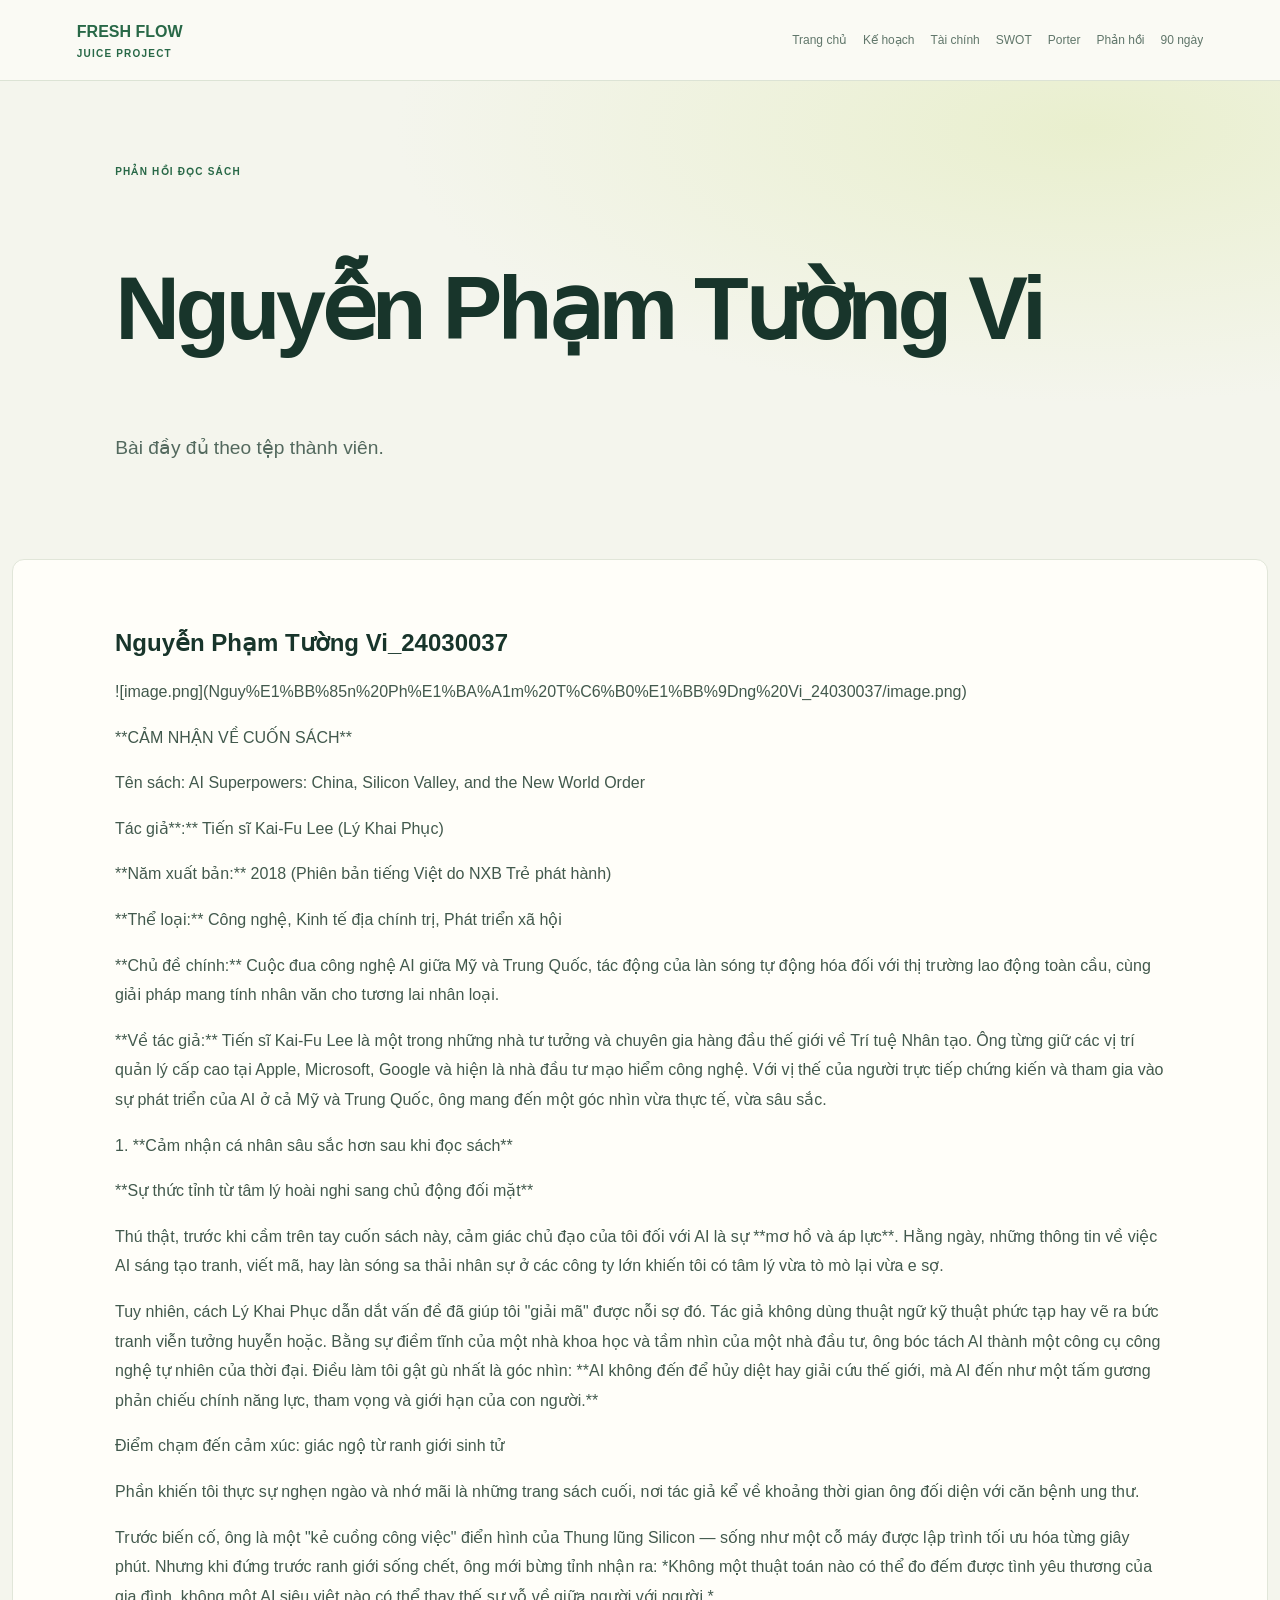
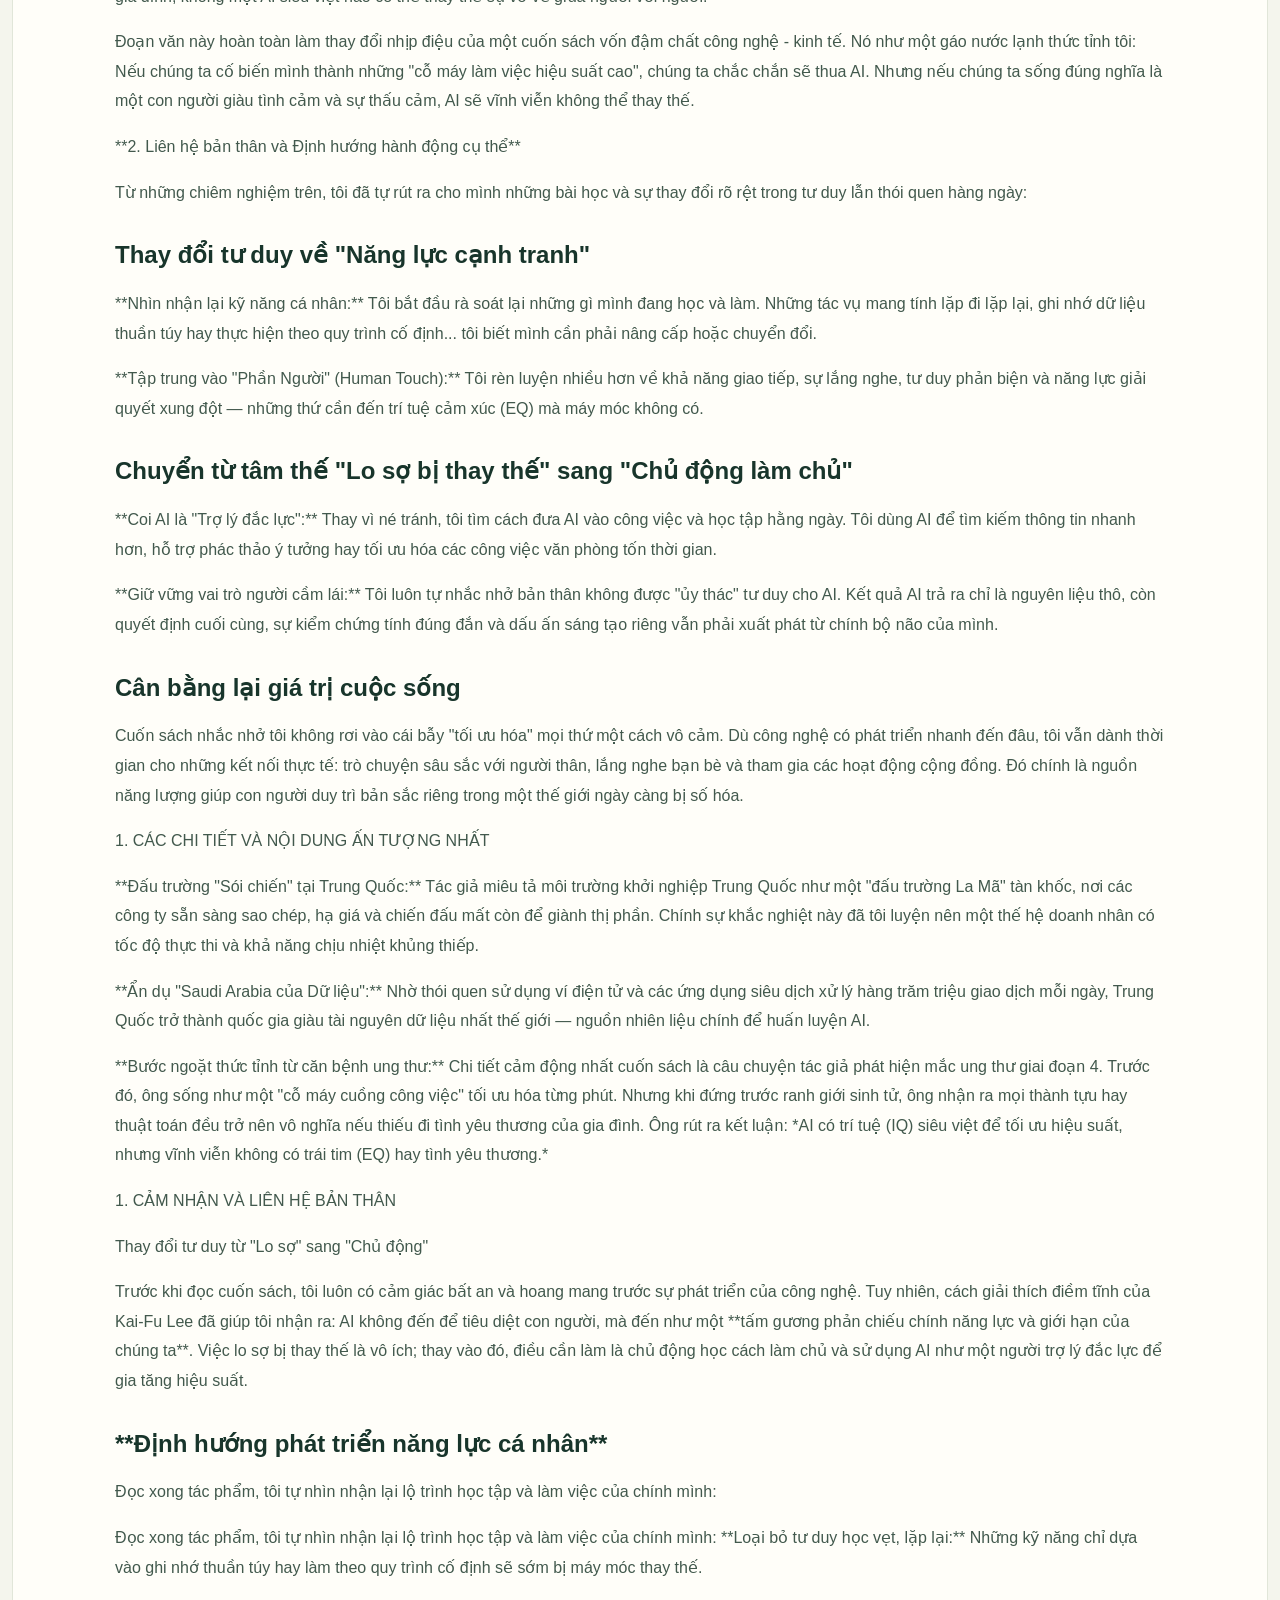
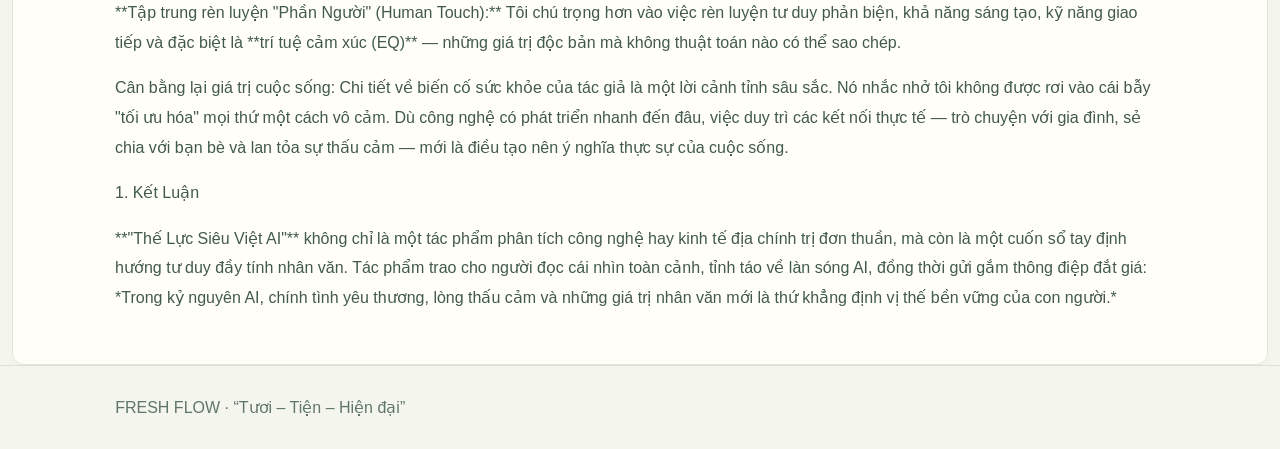
<file: reflection-24030037.html>
<!doctype html><html lang="vi"><meta charset="UTF-8"><meta name="viewport" content="width=device-width"><title>Nguyễn Phạm Tường Vi · Fresh Flow</title><link rel="stylesheet" href="style.css"><header><a href="index.html">FRESH FLOW<small>JUICE PROJECT</small></a><nav><a href="index.html">Trang chủ</a><a href="business-plan.html">Kế hoạch</a><a href="financial-analysis.html">Tài chính</a><a href="swot.html">SWOT</a><a href="five-forces.html">Porter</a><a href="reflections.html">Phản hồi</a><a href="action-plan.html">90 ngày</a></nav></header><main><section class="hero"><small>PHẢN HỒI ĐỌC SÁCH</small><h1>Nguyễn Phạm Tường Vi</h1><p>Bài đầy đủ theo tệp thành viên.</p></section><article class="prose"><h2>Nguyễn Phạm Tường Vi_24030037</h2><p>![image.png](Nguy%E1%BB%85n%20Ph%E1%BA%A1m%20T%C6%B0%E1%BB%9Dng%20Vi_24030037/image.png)</p><p>**CẢM NHẬN VỀ CUỐN SÁCH**</p><p>Tên sách:  AI Superpowers: China, Silicon Valley, and the New World Order</p><p>Tác giả**:** Tiến sĩ Kai-Fu Lee (Lý Khai Phục)</p><p>**Năm xuất bản:** 2018 (Phiên bản tiếng Việt do NXB Trẻ phát hành)</p><p>**Thể loại:** Công nghệ, Kinh tế địa chính trị, Phát triển xã hội</p><p>**Chủ đề chính:** Cuộc đua công nghệ AI giữa Mỹ và Trung Quốc, tác động của làn sóng tự động hóa đối với thị trường lao động toàn cầu, cùng giải pháp mang tính nhân văn cho tương lai nhân loại.</p><p>**Về tác giả:** Tiến sĩ Kai-Fu Lee là một trong những nhà tư tưởng và chuyên gia hàng đầu thế giới về Trí tuệ Nhân tạo. Ông từng giữ các vị trí quản lý cấp cao tại Apple, Microsoft, Google và hiện là nhà đầu tư mạo hiểm công nghệ. Với vị thế của người trực tiếp chứng kiến và tham gia vào sự phát triển của AI ở cả Mỹ và Trung Quốc, ông mang đến một góc nhìn vừa thực tế, vừa sâu sắc.</p><p>1. **Cảm nhận cá nhân sâu sắc hơn sau khi đọc sách**</p><p>**Sự thức tỉnh từ tâm lý hoài nghi sang chủ động đối mặt**</p><p>Thú thật, trước khi cầm trên tay cuốn sách này, cảm giác chủ đạo của tôi đối với AI là sự **mơ hồ và áp lực**. Hằng ngày, những thông tin về việc AI sáng tạo tranh, viết mã, hay làn sóng sa thải nhân sự ở các công ty lớn khiến tôi có tâm lý vừa tò mò lại vừa e sợ.</p><p>Tuy nhiên, cách Lý Khai Phục dẫn dắt vấn đề đã giúp tôi &quot;giải mã&quot; được nỗi sợ đó. Tác giả không dùng thuật ngữ kỹ thuật phức tạp hay vẽ ra bức tranh viễn tưởng huyễn hoặc. Bằng sự điềm tĩnh của một nhà khoa học và tầm nhìn của một nhà đầu tư, ông bóc tách AI thành một công cụ công nghệ tự nhiên của thời đại. Điều làm tôi gật gù nhất là góc nhìn: **AI không đến để hủy diệt hay giải cứu thế giới, mà AI đến như một tấm gương phản chiếu chính năng lực, tham vọng và giới hạn của con người.**</p><p>Điểm chạm đến cảm xúc: giác ngộ từ ranh giới sinh tử</p><p>Phần khiến tôi thực sự nghẹn ngào và nhớ mãi là những trang sách cuối, nơi tác giả kể về khoảng thời gian ông đối diện với căn bệnh ung thư.</p><p>Trước biến cố, ông là một &quot;kẻ cuồng công việc&quot; điển hình của Thung lũng Silicon — sống như một cỗ máy được lập trình tối ưu hóa từng giây phút. Nhưng khi đứng trước ranh giới sống chết, ông mới bừng tỉnh nhận ra: *Không một thuật toán nào có thể đo đếm được tình yêu thương của gia đình, không một AI siêu việt nào có thể thay thế sự vỗ về giữa người với người.*</p><p>Đoạn văn này hoàn toàn làm thay đổi nhịp điệu của một cuốn sách vốn đậm chất công nghệ - kinh tế. Nó như một gáo nước lạnh thức tỉnh tôi: Nếu chúng ta cố biến mình thành những &quot;cỗ máy làm việc hiệu suất cao&quot;, chúng ta chắc chắn sẽ thua AI. Nhưng nếu chúng ta sống đúng nghĩa là một con người giàu tình cảm và sự thấu cảm, AI sẽ vĩnh viễn không thể thay thế.</p><p>**2. Liên hệ bản thân và Định hướng hành động cụ thể**</p><p>Từ những chiêm nghiệm trên, tôi đã tự rút ra cho mình những bài học và sự thay đổi rõ rệt trong tư duy lẫn thói quen hàng ngày:</p><h2>Thay đổi tư duy về &quot;Năng lực cạnh tranh&quot;</h2><p>**Nhìn nhận lại kỹ năng cá nhân:** Tôi bắt đầu rà soát lại những gì mình đang học và làm. Những tác vụ mang tính lặp đi lặp lại, ghi nhớ dữ liệu thuần túy hay thực hiện theo quy trình cố định... tôi biết mình cần phải nâng cấp hoặc chuyển đổi.</p><p>**Tập trung vào &quot;Phần Người&quot; (Human Touch):** Tôi rèn luyện nhiều hơn về khả năng giao tiếp, sự lắng nghe, tư duy phản biện và năng lực giải quyết xung đột — những thứ cần đến trí tuệ cảm xúc (EQ) mà máy móc không có.</p><h2>Chuyển từ tâm thế &quot;Lo sợ bị thay thế&quot; sang &quot;Chủ động làm chủ&quot;</h2><p>**Coi AI là &quot;Trợ lý đắc lực&quot;:** Thay vì né tránh, tôi tìm cách đưa AI vào công việc và học tập hằng ngày. Tôi dùng AI để tìm kiếm thông tin nhanh hơn, hỗ trợ phác thảo ý tưởng hay tối ưu hóa các công việc văn phòng tốn thời gian.</p><p>**Giữ vững vai trò người cầm lái:** Tôi luôn tự nhắc nhở bản thân không được &quot;ủy thác&quot; tư duy cho AI. Kết quả AI trả ra chỉ là nguyên liệu thô, còn quyết định cuối cùng, sự kiểm chứng tính đúng đắn và dấu ấn sáng tạo riêng vẫn phải xuất phát từ chính bộ não của mình.</p><h2>Cân bằng lại giá trị cuộc sống</h2><p>Cuốn sách nhắc nhở tôi không rơi vào cái bẫy &quot;tối ưu hóa&quot; mọi thứ một cách vô cảm. Dù công nghệ có phát triển nhanh đến đâu, tôi vẫn dành thời gian cho những kết nối thực tế: trò chuyện sâu sắc với người thân, lắng nghe bạn bè và tham gia các hoạt động cộng đồng. Đó chính là nguồn năng lượng giúp con người duy trì bản sắc riêng trong một thế giới ngày càng bị số hóa.</p><p>1.  CÁC CHI TIẾT VÀ NỘI DUNG ẤN TƯỢNG NHẤT</p><p>**Đấu trường &quot;Sói chiến&quot; tại Trung Quốc:** Tác giả miêu tả môi trường khởi nghiệp Trung Quốc như một &quot;đấu trường La Mã&quot; tàn khốc, nơi các công ty sẵn sàng sao chép, hạ giá và chiến đấu mất còn để giành thị phần. Chính sự khắc nghiệt này đã tôi luyện nên một thế hệ doanh nhân có tốc độ thực thi và khả năng chịu nhiệt khủng thiếp.</p><p>**Ẩn dụ &quot;Saudi Arabia của Dữ liệu&quot;:** Nhờ thói quen sử dụng ví điện tử và các ứng dụng siêu dịch xử lý hàng trăm triệu giao dịch mỗi ngày, Trung Quốc trở thành quốc gia giàu tài nguyên dữ liệu nhất thế giới — nguồn nhiên liệu chính để huấn luyện AI.</p><p>**Bước ngoặt thức tỉnh từ căn bệnh ung thư:** Chi tiết cảm động nhất cuốn sách là câu chuyện tác giả phát hiện mắc ung thư giai đoạn 4. Trước đó, ông sống như một &quot;cỗ máy cuồng công việc&quot; tối ưu hóa từng phút. Nhưng khi đứng trước ranh giới sinh tử, ông nhận ra mọi thành tựu hay thuật toán đều trở nên vô nghĩa nếu thiếu đi tình yêu thương của gia đình. Ông rút ra kết luận: *AI có trí tuệ (IQ) siêu việt để tối ưu hiệu suất, nhưng vĩnh viễn không có trái tim (EQ) hay tình yêu thương.*</p><p>1. CẢM NHẬN VÀ LIÊN HỆ BẢN THÂN</p><p>Thay đổi tư duy từ &quot;Lo sợ&quot; sang &quot;Chủ động&quot;</p><p>Trước khi đọc cuốn sách, tôi luôn có cảm giác bất an và hoang mang trước sự phát triển của công nghệ. Tuy nhiên, cách giải thích điềm tĩnh của Kai-Fu Lee đã giúp tôi nhận ra: AI không đến để tiêu diệt con người, mà đến như một **tấm gương phản chiếu chính năng lực và giới hạn của chúng ta**. Việc lo sợ bị thay thế là vô ích; thay vào đó, điều cần làm là chủ động học cách làm chủ và sử dụng AI như một người trợ lý đắc lực để gia tăng hiệu suất.</p><h2>**Định hướng phát triển năng lực cá nhân**</h2><p>Đọc xong tác phẩm, tôi tự nhìn nhận lại lộ trình học tập và làm việc của chính mình:</p><p>Đọc xong tác phẩm, tôi tự nhìn nhận lại lộ trình học tập và làm việc của chính mình: **Loại bỏ tư duy học vẹt, lặp lại:** Những kỹ năng chỉ dựa vào ghi nhớ thuần túy hay làm theo quy trình cố định sẽ sớm bị máy móc thay thế.</p><p>**Tập trung rèn luyện &quot;Phần Người&quot; (Human Touch):** Tôi chú trọng hơn vào việc rèn luyện tư duy phản biện, khả năng sáng tạo, kỹ năng giao tiếp và đặc biệt là **trí tuệ cảm xúc (EQ)** — những giá trị độc bản mà không thuật toán nào có thể sao chép.</p><p>Cân bằng lại giá trị cuộc sống: Chi tiết về biến cố sức khỏe của tác giả là một lời cảnh tỉnh sâu sắc. Nó nhắc nhở tôi không được rơi vào cái bẫy &quot;tối ưu hóa&quot; mọi thứ một cách vô cảm. Dù công nghệ có phát triển nhanh đến đâu, việc duy trì các kết nối thực tế — trò chuyện với gia đình, sẻ chia với bạn bè và lan tỏa sự thấu cảm — mới là điều tạo nên ý nghĩa thực sự của cuộc sống.</p><p>1. Kết Luận</p><p>**&quot;Thế Lực Siêu Việt AI&quot;** không chỉ là một tác phẩm phân tích công nghệ hay kinh tế địa chính trị đơn thuần, mà còn là một cuốn sổ tay định hướng tư duy đầy tính nhân văn. Tác phẩm trao cho người đọc cái nhìn toàn cảnh, tỉnh táo về làn sóng AI, đồng thời gửi gắm thông điệp đắt giá: *Trong kỷ nguyên AI, chính tình yêu thương, lòng thấu cảm và những giá trị nhân văn mới là thứ khẳng định vị thế bền vững của con người.*</p></article></main><footer>FRESH FLOW · “Tươi – Tiện – Hiện đại”</footer></html>
</file>
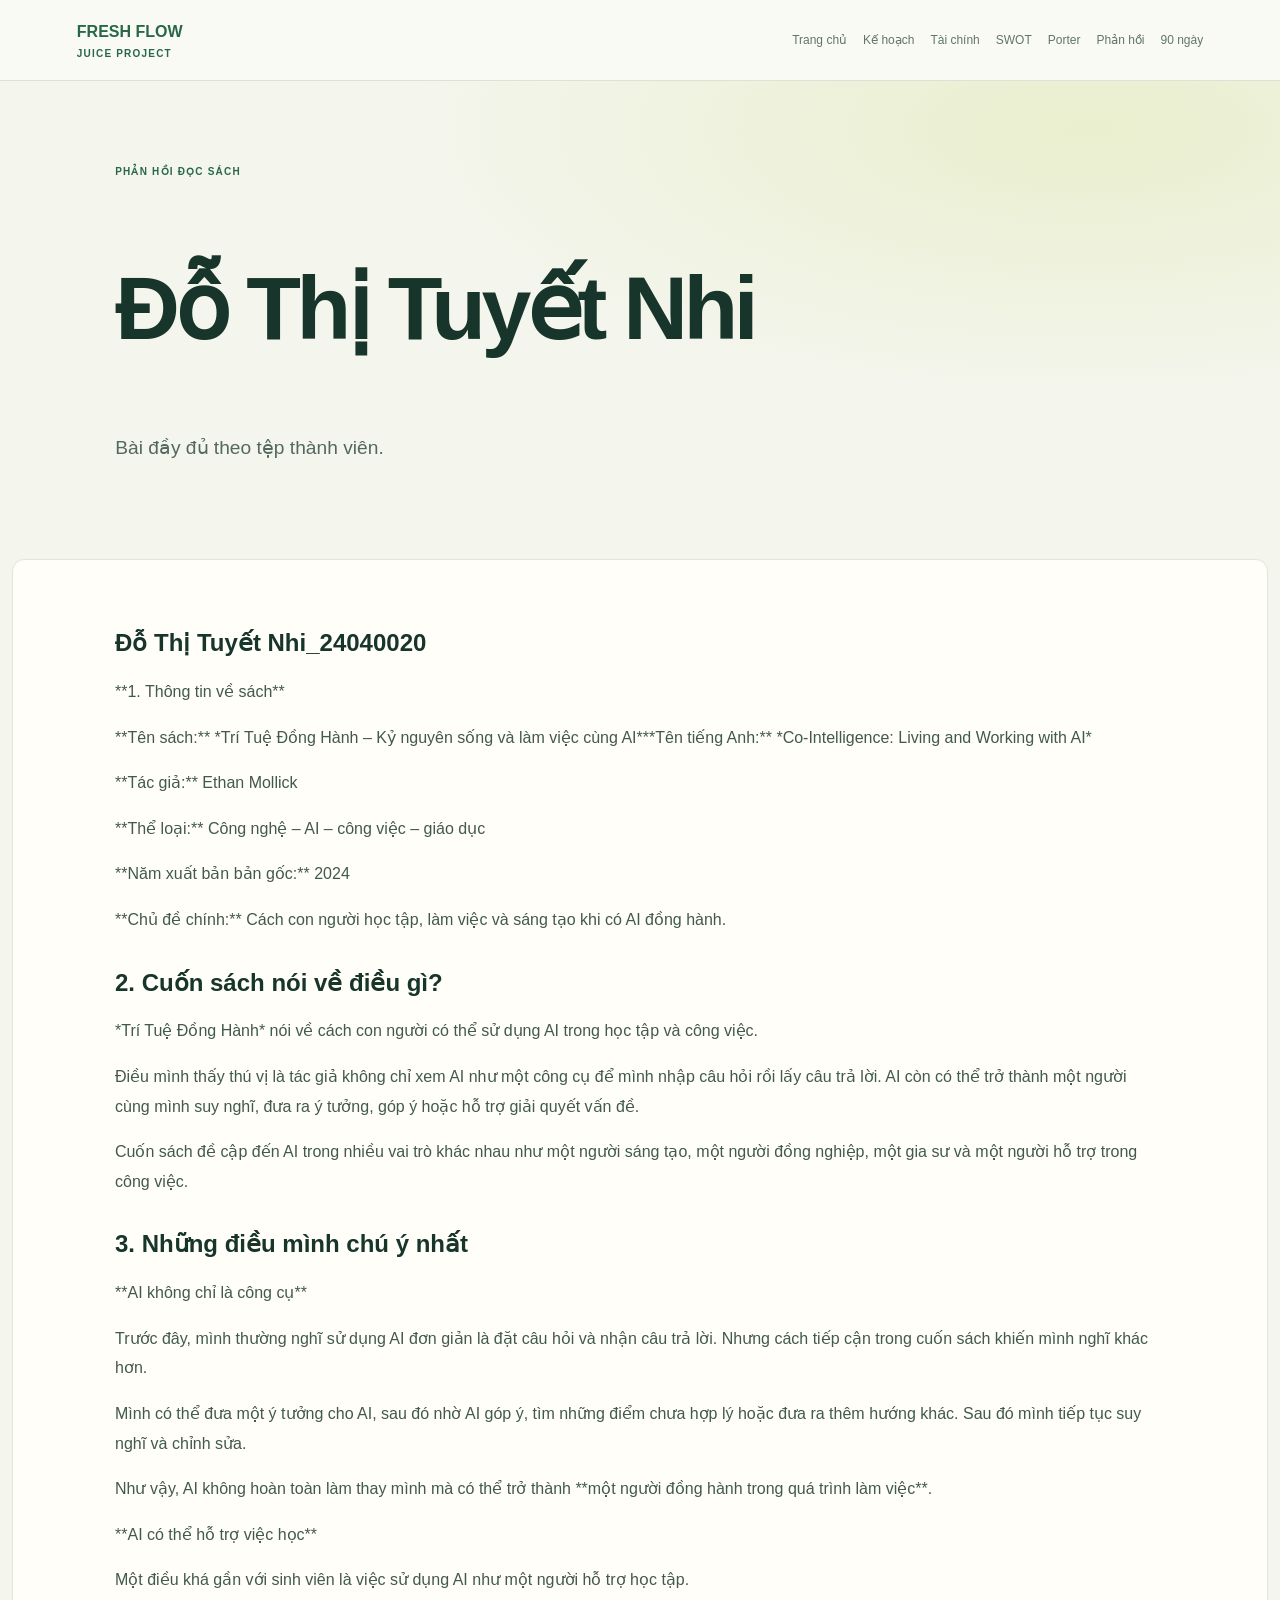
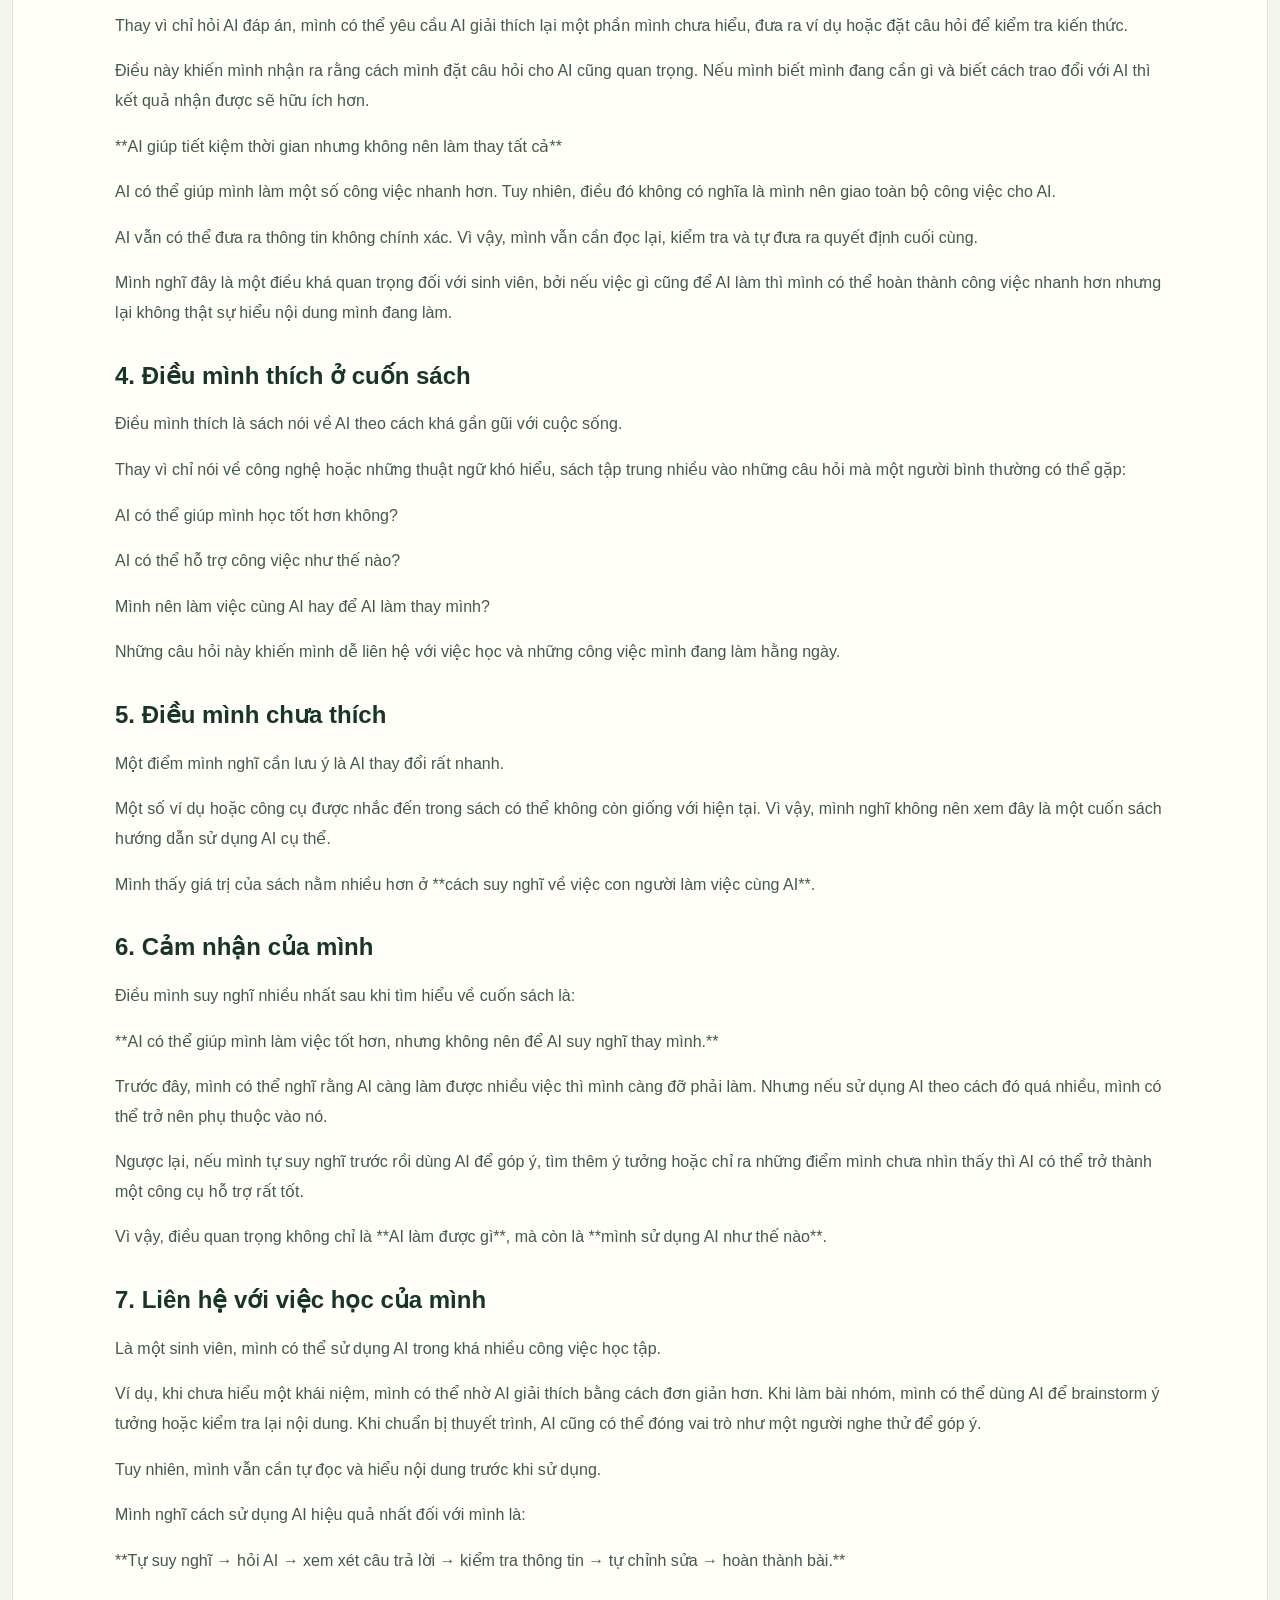
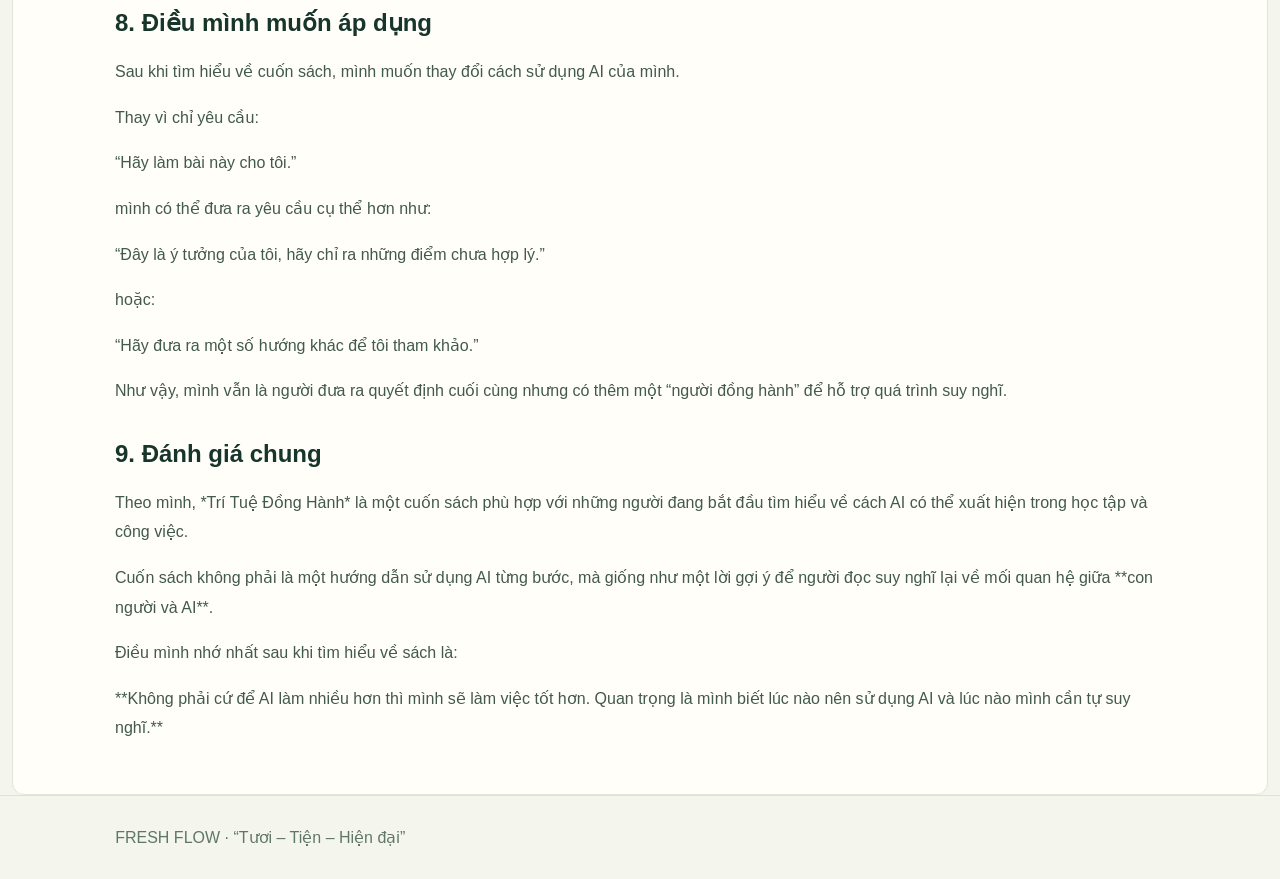
<file: reflection-24040020.html>
<!doctype html><html lang="vi"><meta charset="UTF-8"><meta name="viewport" content="width=device-width"><title>Đỗ Thị Tuyết Nhi · Fresh Flow</title><link rel="stylesheet" href="style.css"><header><a href="index.html">FRESH FLOW<small>JUICE PROJECT</small></a><nav><a href="index.html">Trang chủ</a><a href="business-plan.html">Kế hoạch</a><a href="financial-analysis.html">Tài chính</a><a href="swot.html">SWOT</a><a href="five-forces.html">Porter</a><a href="reflections.html">Phản hồi</a><a href="action-plan.html">90 ngày</a></nav></header><main><section class="hero"><small>PHẢN HỒI ĐỌC SÁCH</small><h1>Đỗ Thị Tuyết Nhi</h1><p>Bài đầy đủ theo tệp thành viên.</p></section><article class="prose"><h2>Đỗ Thị Tuyết Nhi_24040020</h2><p>**1. Thông tin về sách**</p><p>**Tên sách:** *Trí Tuệ Đồng Hành – Kỷ nguyên sống và làm việc cùng AI***Tên tiếng Anh:** *Co-Intelligence: Living and Working with AI*</p><p>**Tác giả:** Ethan Mollick</p><p>**Thể loại:** Công nghệ – AI – công việc – giáo dục</p><p>**Năm xuất bản bản gốc:** 2024</p><p>**Chủ đề chính:** Cách con người học tập, làm việc và sáng tạo khi có AI đồng hành.</p><h2>2. Cuốn sách nói về điều gì?</h2><p>*Trí Tuệ Đồng Hành* nói về cách con người có thể sử dụng AI trong học tập và công việc.</p><p>Điều mình thấy thú vị là tác giả không chỉ xem AI như một công cụ để mình nhập câu hỏi rồi lấy câu trả lời. AI còn có thể trở thành một người cùng mình suy nghĩ, đưa ra ý tưởng, góp ý hoặc hỗ trợ giải quyết vấn đề.</p><p>Cuốn sách đề cập đến AI trong nhiều vai trò khác nhau như một người sáng tạo, một người đồng nghiệp, một gia sư và một người hỗ trợ trong công việc.</p><h2>3. Những điều mình chú ý nhất</h2><p>**AI không chỉ là công cụ**</p><p>Trước đây, mình thường nghĩ sử dụng AI đơn giản là đặt câu hỏi và nhận câu trả lời. Nhưng cách tiếp cận trong cuốn sách khiến mình nghĩ khác hơn.</p><p>Mình có thể đưa một ý tưởng cho AI, sau đó nhờ AI góp ý, tìm những điểm chưa hợp lý hoặc đưa ra thêm hướng khác. Sau đó mình tiếp tục suy nghĩ và chỉnh sửa.</p><p>Như vậy, AI không hoàn toàn làm thay mình mà có thể trở thành **một người đồng hành trong quá trình làm việc**.</p><p>**AI có thể hỗ trợ việc học**</p><p>Một điều khá gần với sinh viên là việc sử dụng AI như một người hỗ trợ học tập.</p><p>Thay vì chỉ hỏi AI đáp án, mình có thể yêu cầu AI giải thích lại một phần mình chưa hiểu, đưa ra ví dụ hoặc đặt câu hỏi để kiểm tra kiến thức.</p><p>Điều này khiến mình nhận ra rằng cách mình đặt câu hỏi cho AI cũng quan trọng. Nếu mình biết mình đang cần gì và biết cách trao đổi với AI thì kết quả nhận được sẽ hữu ích hơn.</p><p>**AI giúp tiết kiệm thời gian nhưng không nên làm thay tất cả**</p><p>AI có thể giúp mình làm một số công việc nhanh hơn. Tuy nhiên, điều đó không có nghĩa là mình nên giao toàn bộ công việc cho AI.</p><p>AI vẫn có thể đưa ra thông tin không chính xác. Vì vậy, mình vẫn cần đọc lại, kiểm tra và tự đưa ra quyết định cuối cùng.</p><p>Mình nghĩ đây là một điều khá quan trọng đối với sinh viên, bởi nếu việc gì cũng để AI làm thì mình có thể hoàn thành công việc nhanh hơn nhưng lại không thật sự hiểu nội dung mình đang làm.</p><h2>4. Điều mình thích ở cuốn sách</h2><p>Điều mình thích là sách nói về AI theo cách khá gần gũi với cuộc sống.</p><p>Thay vì chỉ nói về công nghệ hoặc những thuật ngữ khó hiểu, sách tập trung nhiều vào những câu hỏi mà một người bình thường có thể gặp:</p><p>AI có thể giúp mình học tốt hơn không?</p><p>AI có thể hỗ trợ công việc như thế nào?</p><p>Mình nên làm việc cùng AI hay để AI làm thay mình?</p><p>Những câu hỏi này khiến mình dễ liên hệ với việc học và những công việc mình đang làm hằng ngày.</p><h2>5. Điều mình chưa thích</h2><p>Một điểm mình nghĩ cần lưu ý là AI thay đổi rất nhanh.</p><p>Một số ví dụ hoặc công cụ được nhắc đến trong sách có thể không còn giống với hiện tại. Vì vậy, mình nghĩ không nên xem đây là một cuốn sách hướng dẫn sử dụng AI cụ thể.</p><p>Mình thấy giá trị của sách nằm nhiều hơn ở **cách suy nghĩ về việc con người làm việc cùng AI**.</p><h2>6. Cảm nhận của mình</h2><p>Điều mình suy nghĩ nhiều nhất sau khi tìm hiểu về cuốn sách là:</p><p>**AI có thể giúp mình làm việc tốt hơn, nhưng không nên để AI suy nghĩ thay mình.**</p><p>Trước đây, mình có thể nghĩ rằng AI càng làm được nhiều việc thì mình càng đỡ phải làm. Nhưng nếu sử dụng AI theo cách đó quá nhiều, mình có thể trở nên phụ thuộc vào nó.</p><p>Ngược lại, nếu mình tự suy nghĩ trước rồi dùng AI để góp ý, tìm thêm ý tưởng hoặc chỉ ra những điểm mình chưa nhìn thấy thì AI có thể trở thành một công cụ hỗ trợ rất tốt.</p><p>Vì vậy, điều quan trọng không chỉ là **AI làm được gì**, mà còn là **mình sử dụng AI như thế nào**.</p><h2>7. Liên hệ với việc học của mình</h2><p>Là một sinh viên, mình có thể sử dụng AI trong khá nhiều công việc học tập.</p><p>Ví dụ, khi chưa hiểu một khái niệm, mình có thể nhờ AI giải thích bằng cách đơn giản hơn. Khi làm bài nhóm, mình có thể dùng AI để brainstorm ý tưởng hoặc kiểm tra lại nội dung. Khi chuẩn bị thuyết trình, AI cũng có thể đóng vai trò như một người nghe thử để góp ý.</p><p>Tuy nhiên, mình vẫn cần tự đọc và hiểu nội dung trước khi sử dụng.</p><p>Mình nghĩ cách sử dụng AI hiệu quả nhất đối với mình là:</p><p>**Tự suy nghĩ → hỏi AI → xem xét câu trả lời → kiểm tra thông tin → tự chỉnh sửa → hoàn thành bài.**</p><h2>8. Điều mình muốn áp dụng</h2><p>Sau khi tìm hiểu về cuốn sách, mình muốn thay đổi cách sử dụng AI của mình.</p><p>Thay vì chỉ yêu cầu:</p><p>“Hãy làm bài này cho tôi.”</p><p>mình có thể đưa ra yêu cầu cụ thể hơn như:</p><p>“Đây là ý tưởng của tôi, hãy chỉ ra những điểm chưa hợp lý.”</p><p>hoặc:</p><p>“Hãy đưa ra một số hướng khác để tôi tham khảo.”</p><p>Như vậy, mình vẫn là người đưa ra quyết định cuối cùng nhưng có thêm một “người đồng hành” để hỗ trợ quá trình suy nghĩ.</p><h2>9. Đánh giá chung</h2><p>Theo mình, *Trí Tuệ Đồng Hành* là một cuốn sách phù hợp với những người đang bắt đầu tìm hiểu về cách AI có thể xuất hiện trong học tập và công việc.</p><p>Cuốn sách không phải là một hướng dẫn sử dụng AI từng bước, mà giống như một lời gợi ý để người đọc suy nghĩ lại về mối quan hệ giữa **con người và AI**.</p><p>Điều mình nhớ nhất sau khi tìm hiểu về sách là:</p><p>**Không phải cứ để AI làm nhiều hơn thì mình sẽ làm việc tốt hơn. Quan trọng là mình biết lúc nào nên sử dụng AI và lúc nào mình cần tự suy nghĩ.**</p></article></main><footer>FRESH FLOW · “Tươi – Tiện – Hiện đại”</footer></html>
</file>
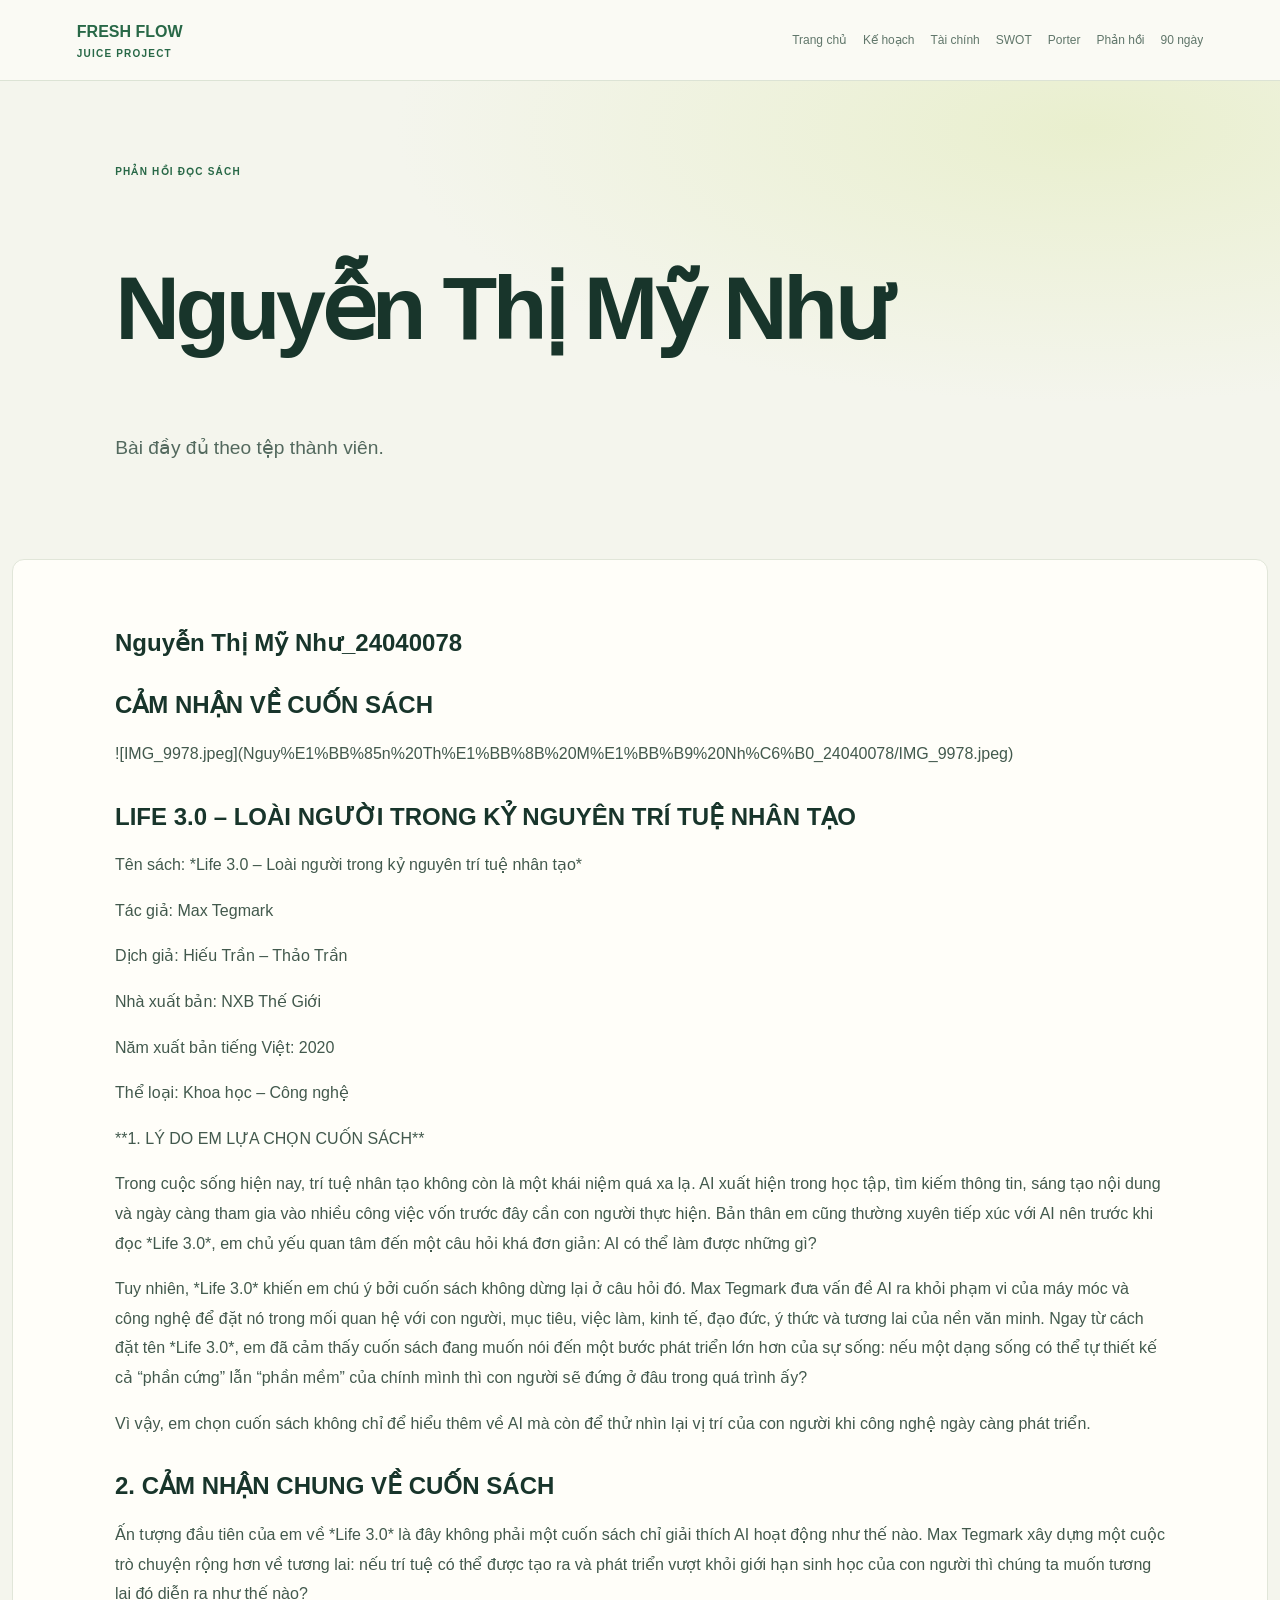
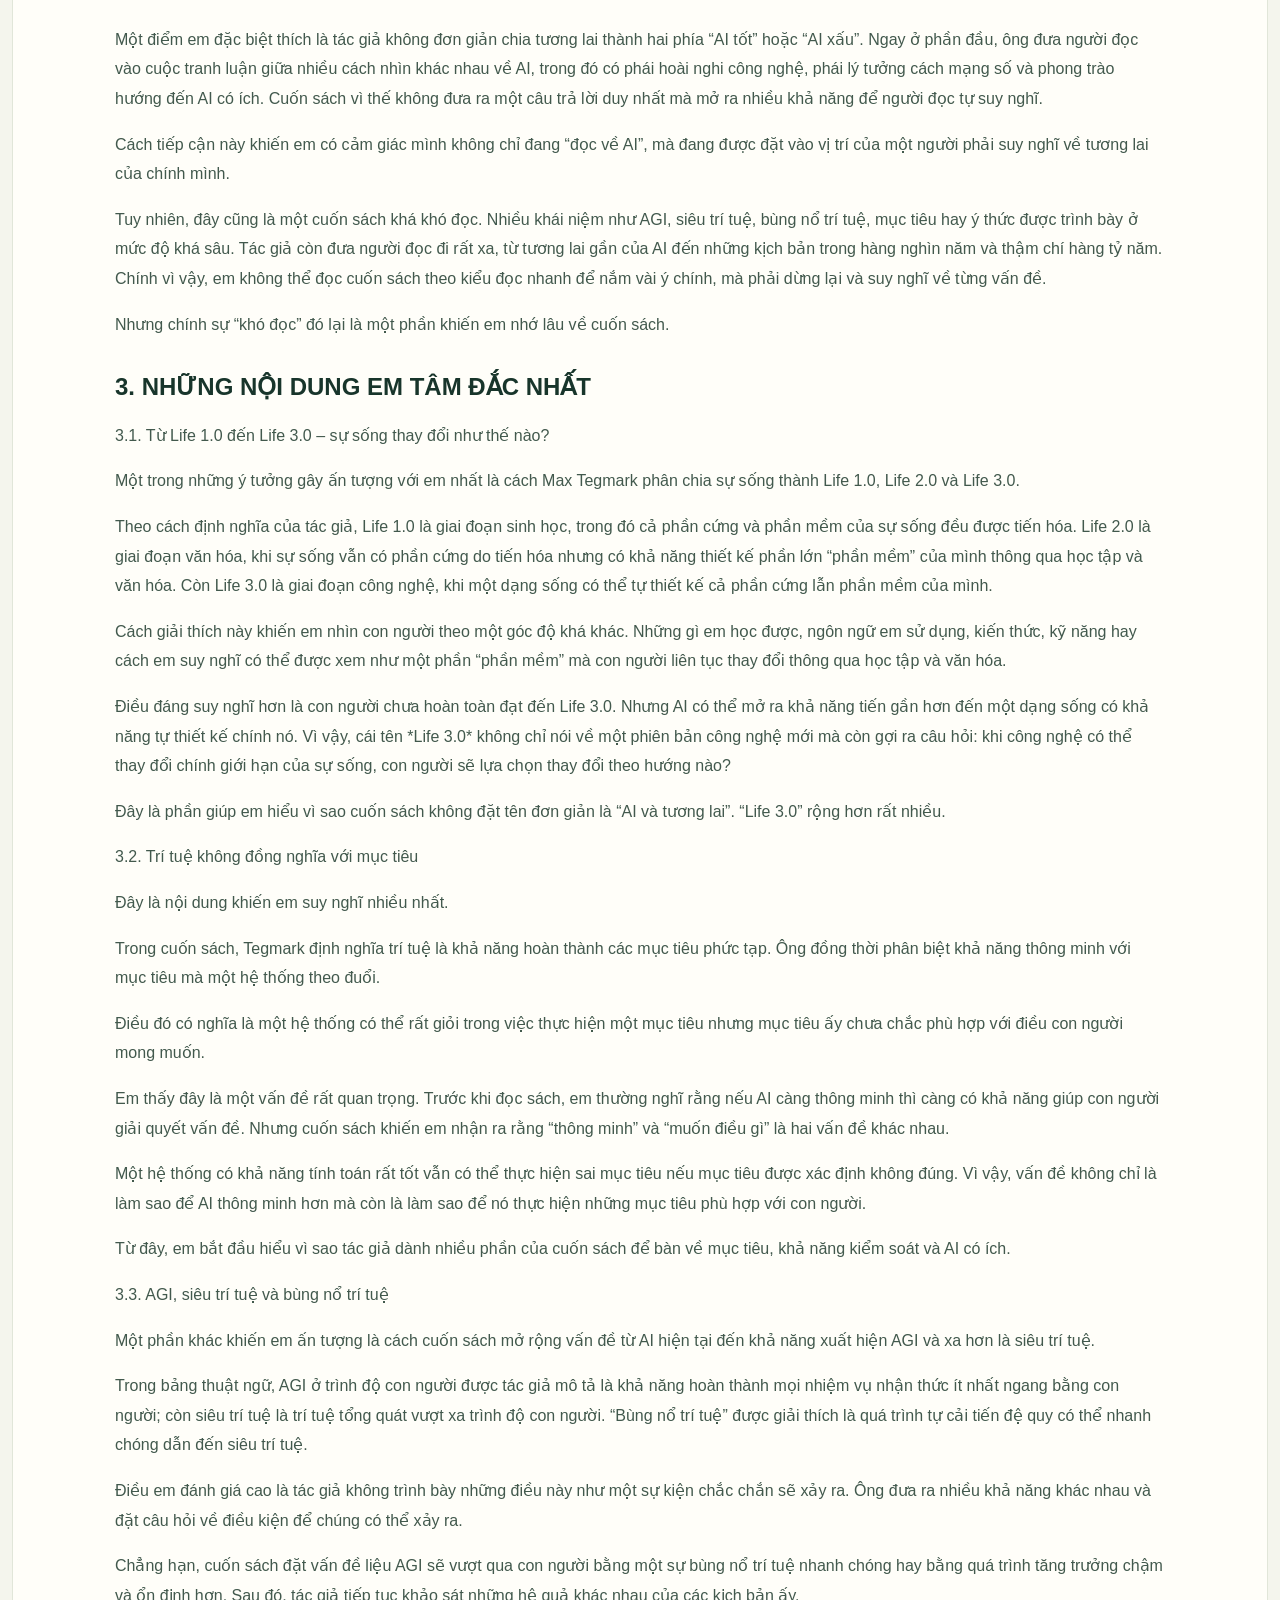
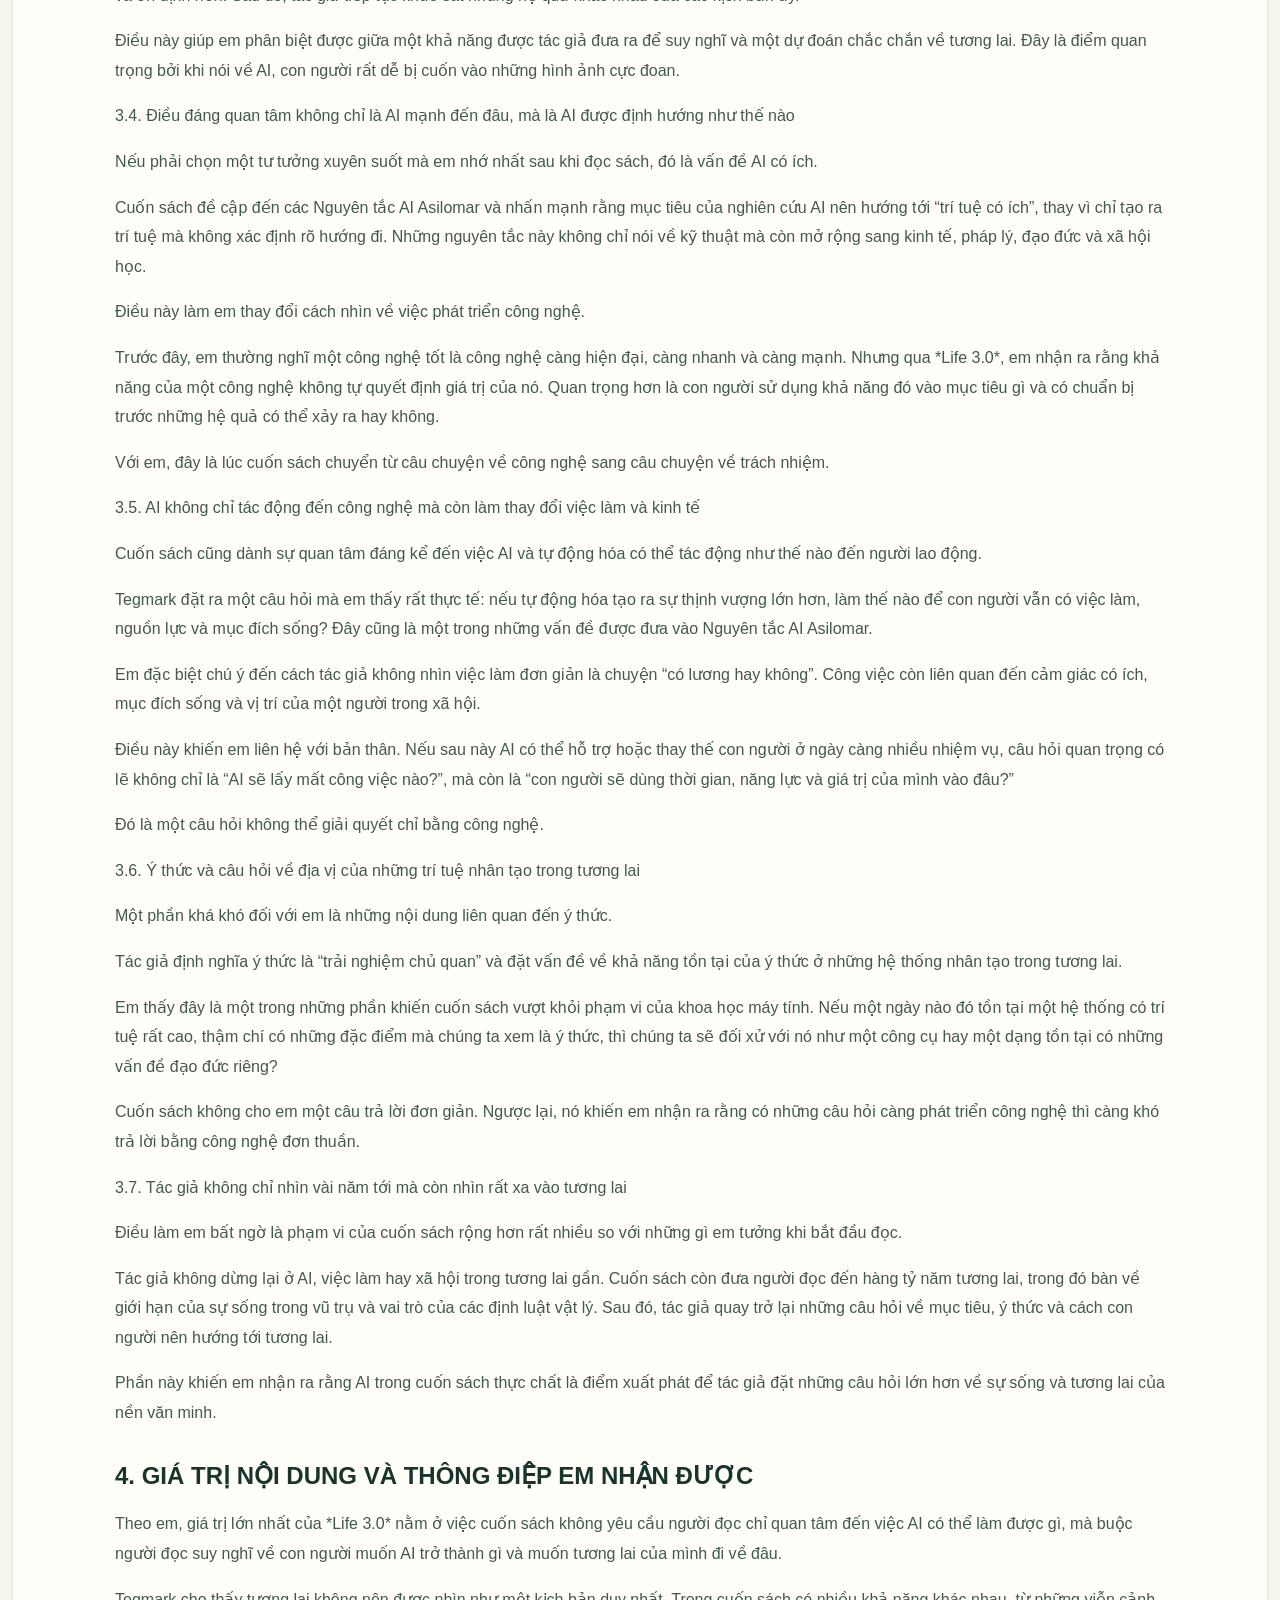
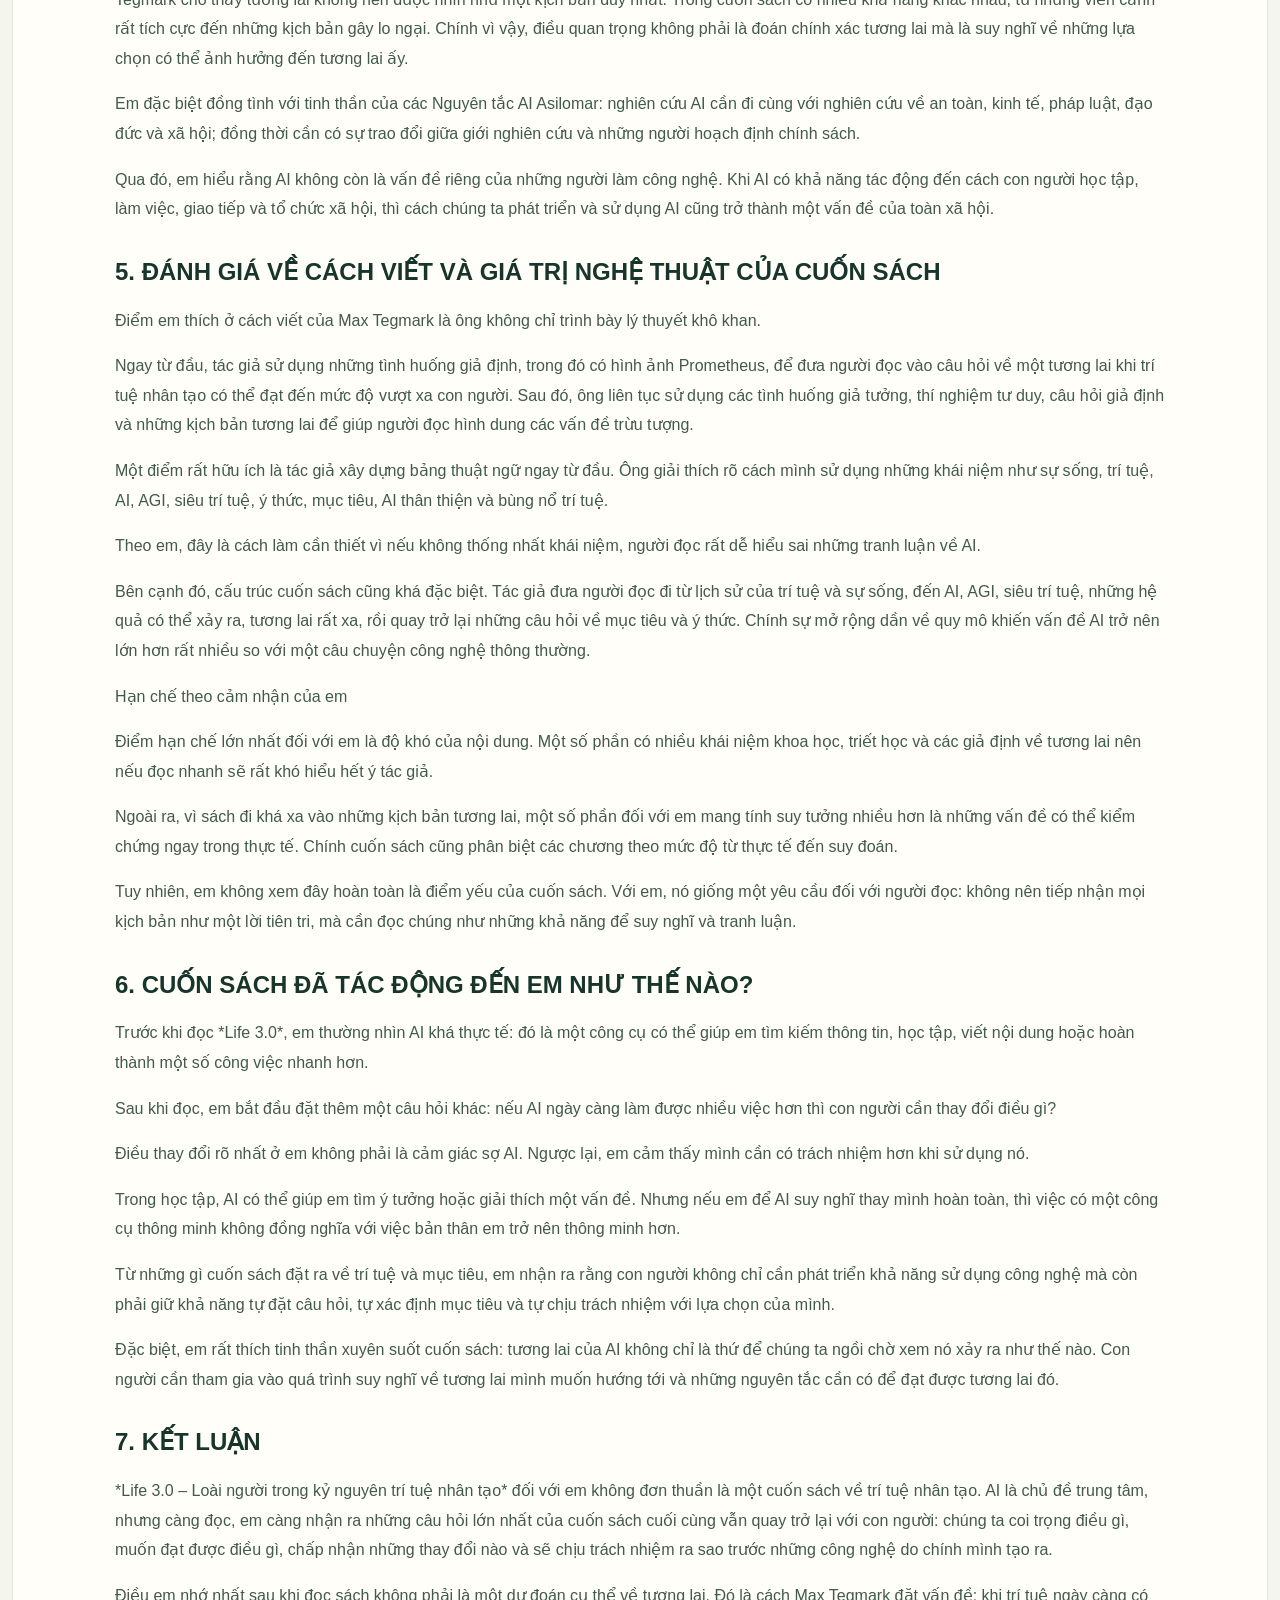
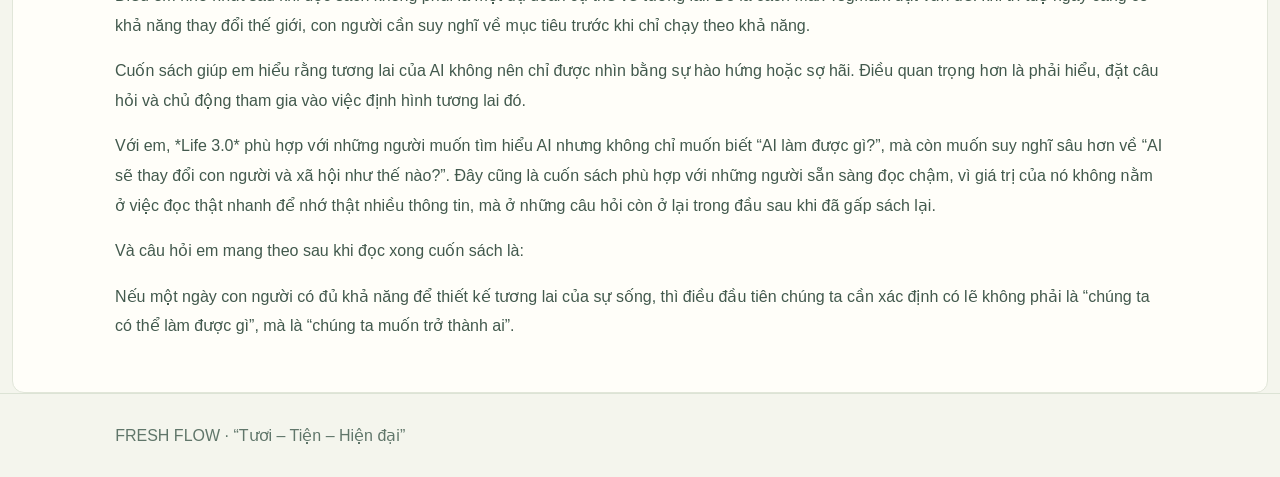
<file: reflection-24040078.html>
<!doctype html><html lang="vi"><meta charset="UTF-8"><meta name="viewport" content="width=device-width"><title>Nguyễn Thị Mỹ Như · Fresh Flow</title><link rel="stylesheet" href="style.css"><header><a href="index.html">FRESH FLOW<small>JUICE PROJECT</small></a><nav><a href="index.html">Trang chủ</a><a href="business-plan.html">Kế hoạch</a><a href="financial-analysis.html">Tài chính</a><a href="swot.html">SWOT</a><a href="five-forces.html">Porter</a><a href="reflections.html">Phản hồi</a><a href="action-plan.html">90 ngày</a></nav></header><main><section class="hero"><small>PHẢN HỒI ĐỌC SÁCH</small><h1>Nguyễn Thị Mỹ Như</h1><p>Bài đầy đủ theo tệp thành viên.</p></section><article class="prose"><h2>Nguyễn Thị Mỹ Như_24040078</h2><h2>CẢM NHẬN VỀ CUỐN SÁCH</h2><p>![IMG_9978.jpeg](Nguy%E1%BB%85n%20Th%E1%BB%8B%20M%E1%BB%B9%20Nh%C6%B0_24040078/IMG_9978.jpeg)</p><h2>LIFE 3.0 – LOÀI NGƯỜI TRONG KỶ NGUYÊN TRÍ TUỆ NHÂN TẠO</h2><p>Tên sách: *Life 3.0 – Loài người trong kỷ nguyên trí tuệ nhân tạo*</p><p>Tác giả: Max Tegmark</p><p>Dịch giả: Hiếu Trần – Thảo Trần</p><p>Nhà xuất bản: NXB Thế Giới</p><p>Năm xuất bản tiếng Việt: 2020</p><p>Thể loại: Khoa học – Công nghệ</p><p>**1. LÝ DO EM LỰA CHỌN CUỐN SÁCH**</p><p>Trong cuộc sống hiện nay, trí tuệ nhân tạo không còn là một khái niệm quá xa lạ. AI xuất hiện trong học tập, tìm kiếm thông tin, sáng tạo nội dung và ngày càng tham gia vào nhiều công việc vốn trước đây cần con người thực hiện. Bản thân em cũng thường xuyên tiếp xúc với AI nên trước khi đọc *Life 3.0*, em chủ yếu quan tâm đến một câu hỏi khá đơn giản: AI có thể làm được những gì?</p><p>Tuy nhiên, *Life 3.0* khiến em chú ý bởi cuốn sách không dừng lại ở câu hỏi đó. Max Tegmark đưa vấn đề AI ra khỏi phạm vi của máy móc và công nghệ để đặt nó trong mối quan hệ với con người, mục tiêu, việc làm, kinh tế, đạo đức, ý thức và tương lai của nền văn minh. Ngay từ cách đặt tên *Life 3.0*, em đã cảm thấy cuốn sách đang muốn nói đến một bước phát triển lớn hơn của sự sống: nếu một dạng sống có thể tự thiết kế cả “phần cứng” lẫn “phần mềm” của chính mình thì con người sẽ đứng ở đâu trong quá trình ấy?</p><p>Vì vậy, em chọn cuốn sách không chỉ để hiểu thêm về AI mà còn để thử nhìn lại vị trí của con người khi công nghệ ngày càng phát triển.</p><h2>2. CẢM NHẬN CHUNG VỀ CUỐN SÁCH</h2><p>Ấn tượng đầu tiên của em về *Life 3.0* là đây không phải một cuốn sách chỉ giải thích AI hoạt động như thế nào. Max Tegmark xây dựng một cuộc trò chuyện rộng hơn về tương lai: nếu trí tuệ có thể được tạo ra và phát triển vượt khỏi giới hạn sinh học của con người thì chúng ta muốn tương lai đó diễn ra như thế nào?</p><p>Một điểm em đặc biệt thích là tác giả không đơn giản chia tương lai thành hai phía “AI tốt” hoặc “AI xấu”. Ngay ở phần đầu, ông đưa người đọc vào cuộc tranh luận giữa nhiều cách nhìn khác nhau về AI, trong đó có phái hoài nghi công nghệ, phái lý tưởng cách mạng số và phong trào hướng đến AI có ích. Cuốn sách vì thế không đưa ra một câu trả lời duy nhất mà mở ra nhiều khả năng để người đọc tự suy nghĩ.</p><p>Cách tiếp cận này khiến em có cảm giác mình không chỉ đang “đọc về AI”, mà đang được đặt vào vị trí của một người phải suy nghĩ về tương lai của chính mình.</p><p>Tuy nhiên, đây cũng là một cuốn sách khá khó đọc. Nhiều khái niệm như AGI, siêu trí tuệ, bùng nổ trí tuệ, mục tiêu hay ý thức được trình bày ở mức độ khá sâu. Tác giả còn đưa người đọc đi rất xa, từ tương lai gần của AI đến những kịch bản trong hàng nghìn năm và thậm chí hàng tỷ năm. Chính vì vậy, em không thể đọc cuốn sách theo kiểu đọc nhanh để nắm vài ý chính, mà phải dừng lại và suy nghĩ về từng vấn đề.</p><p>Nhưng chính sự “khó đọc” đó lại là một phần khiến em nhớ lâu về cuốn sách.</p><h2>3. NHỮNG NỘI DUNG EM TÂM ĐẮC NHẤT</h2><p>3.1. Từ Life 1.0 đến Life 3.0 – sự sống thay đổi như thế nào?</p><p>Một trong những ý tưởng gây ấn tượng với em nhất là cách Max Tegmark phân chia sự sống thành Life 1.0, Life 2.0 và Life 3.0.</p><p>Theo cách định nghĩa của tác giả, Life 1.0 là giai đoạn sinh học, trong đó cả phần cứng và phần mềm của sự sống đều được tiến hóa. Life 2.0 là giai đoạn văn hóa, khi sự sống vẫn có phần cứng do tiến hóa nhưng có khả năng thiết kế phần lớn “phần mềm” của mình thông qua học tập và văn hóa. Còn Life 3.0 là giai đoạn công nghệ, khi một dạng sống có thể tự thiết kế cả phần cứng lẫn phần mềm của mình.</p><p>Cách giải thích này khiến em nhìn con người theo một góc độ khá khác. Những gì em học được, ngôn ngữ em sử dụng, kiến thức, kỹ năng hay cách em suy nghĩ có thể được xem như một phần “phần mềm” mà con người liên tục thay đổi thông qua học tập và văn hóa.</p><p>Điều đáng suy nghĩ hơn là con người chưa hoàn toàn đạt đến Life 3.0. Nhưng AI có thể mở ra khả năng tiến gần hơn đến một dạng sống có khả năng tự thiết kế chính nó. Vì vậy, cái tên *Life 3.0* không chỉ nói về một phiên bản công nghệ mới mà còn gợi ra câu hỏi: khi công nghệ có thể thay đổi chính giới hạn của sự sống, con người sẽ lựa chọn thay đổi theo hướng nào?</p><p>Đây là phần giúp em hiểu vì sao cuốn sách không đặt tên đơn giản là “AI và tương lai”. “Life 3.0” rộng hơn rất nhiều.</p><p>3.2. Trí tuệ không đồng nghĩa với mục tiêu</p><p>Đây là nội dung khiến em suy nghĩ nhiều nhất.</p><p>Trong cuốn sách, Tegmark định nghĩa trí tuệ là khả năng hoàn thành các mục tiêu phức tạp. Ông đồng thời phân biệt khả năng thông minh với mục tiêu mà một hệ thống theo đuổi.</p><p>Điều đó có nghĩa là một hệ thống có thể rất giỏi trong việc thực hiện một mục tiêu nhưng mục tiêu ấy chưa chắc phù hợp với điều con người mong muốn.</p><p>Em thấy đây là một vấn đề rất quan trọng. Trước khi đọc sách, em thường nghĩ rằng nếu AI càng thông minh thì càng có khả năng giúp con người giải quyết vấn đề. Nhưng cuốn sách khiến em nhận ra rằng “thông minh” và “muốn điều gì” là hai vấn đề khác nhau.</p><p>Một hệ thống có khả năng tính toán rất tốt vẫn có thể thực hiện sai mục tiêu nếu mục tiêu được xác định không đúng. Vì vậy, vấn đề không chỉ là làm sao để AI thông minh hơn mà còn là làm sao để nó thực hiện những mục tiêu phù hợp với con người.</p><p>Từ đây, em bắt đầu hiểu vì sao tác giả dành nhiều phần của cuốn sách để bàn về mục tiêu, khả năng kiểm soát và AI có ích.</p><p>3.3. AGI, siêu trí tuệ và bùng nổ trí tuệ</p><p>Một phần khác khiến em ấn tượng là cách cuốn sách mở rộng vấn đề từ AI hiện tại đến khả năng xuất hiện AGI và xa hơn là siêu trí tuệ.</p><p>Trong bảng thuật ngữ, AGI ở trình độ con người được tác giả mô tả là khả năng hoàn thành mọi nhiệm vụ nhận thức ít nhất ngang bằng con người; còn siêu trí tuệ là trí tuệ tổng quát vượt xa trình độ con người. “Bùng nổ trí tuệ” được giải thích là quá trình tự cải tiến đệ quy có thể nhanh chóng dẫn đến siêu trí tuệ.</p><p>Điều em đánh giá cao là tác giả không trình bày những điều này như một sự kiện chắc chắn sẽ xảy ra. Ông đưa ra nhiều khả năng khác nhau và đặt câu hỏi về điều kiện để chúng có thể xảy ra.</p><p>Chẳng hạn, cuốn sách đặt vấn đề liệu AGI sẽ vượt qua con người bằng một sự bùng nổ trí tuệ nhanh chóng hay bằng quá trình tăng trưởng chậm và ổn định hơn. Sau đó, tác giả tiếp tục khảo sát những hệ quả khác nhau của các kịch bản ấy.</p><p>Điều này giúp em phân biệt được giữa một khả năng được tác giả đưa ra để suy nghĩ và một dự đoán chắc chắn về tương lai. Đây là điểm quan trọng bởi khi nói về AI, con người rất dễ bị cuốn vào những hình ảnh cực đoan.</p><p>3.4. Điều đáng quan tâm không chỉ là AI mạnh đến đâu, mà là AI được định hướng như thế nào</p><p>Nếu phải chọn một tư tưởng xuyên suốt mà em nhớ nhất sau khi đọc sách, đó là vấn đề AI có ích.</p><p>Cuốn sách đề cập đến các Nguyên tắc AI Asilomar và nhấn mạnh rằng mục tiêu của nghiên cứu AI nên hướng tới “trí tuệ có ích”, thay vì chỉ tạo ra trí tuệ mà không xác định rõ hướng đi. Những nguyên tắc này không chỉ nói về kỹ thuật mà còn mở rộng sang kinh tế, pháp lý, đạo đức và xã hội học.</p><p>Điều này làm em thay đổi cách nhìn về việc phát triển công nghệ.</p><p>Trước đây, em thường nghĩ một công nghệ tốt là công nghệ càng hiện đại, càng nhanh và càng mạnh. Nhưng qua *Life 3.0*, em nhận ra rằng khả năng của một công nghệ không tự quyết định giá trị của nó. Quan trọng hơn là con người sử dụng khả năng đó vào mục tiêu gì và có chuẩn bị trước những hệ quả có thể xảy ra hay không.</p><p>Với em, đây là lúc cuốn sách chuyển từ câu chuyện về công nghệ sang câu chuyện về trách nhiệm.</p><p>3.5. AI không chỉ tác động đến công nghệ mà còn làm thay đổi việc làm và kinh tế</p><p>Cuốn sách cũng dành sự quan tâm đáng kể đến việc AI và tự động hóa có thể tác động như thế nào đến người lao động.</p><p>Tegmark đặt ra một câu hỏi mà em thấy rất thực tế: nếu tự động hóa tạo ra sự thịnh vượng lớn hơn, làm thế nào để con người vẫn có việc làm, nguồn lực và mục đích sống? Đây cũng là một trong những vấn đề được đưa vào Nguyên tắc AI Asilomar.</p><p>Em đặc biệt chú ý đến cách tác giả không nhìn việc làm đơn giản là chuyện “có lương hay không”. Công việc còn liên quan đến cảm giác có ích, mục đích sống và vị trí của một người trong xã hội.</p><p>Điều này khiến em liên hệ với bản thân. Nếu sau này AI có thể hỗ trợ hoặc thay thế con người ở ngày càng nhiều nhiệm vụ, câu hỏi quan trọng có lẽ không chỉ là “AI sẽ lấy mất công việc nào?”, mà còn là “con người sẽ dùng thời gian, năng lực và giá trị của mình vào đâu?”</p><p>Đó là một câu hỏi không thể giải quyết chỉ bằng công nghệ.</p><p>3.6. Ý thức và câu hỏi về địa vị của những trí tuệ nhân tạo trong tương lai</p><p>Một phần khá khó đối với em là những nội dung liên quan đến ý thức.</p><p>Tác giả định nghĩa ý thức là “trải nghiệm chủ quan” và đặt vấn đề về khả năng tồn tại của ý thức ở những hệ thống nhân tạo trong tương lai.</p><p>Em thấy đây là một trong những phần khiến cuốn sách vượt khỏi phạm vi của khoa học máy tính. Nếu một ngày nào đó tồn tại một hệ thống có trí tuệ rất cao, thậm chí có những đặc điểm mà chúng ta xem là ý thức, thì chúng ta sẽ đối xử với nó như một công cụ hay một dạng tồn tại có những vấn đề đạo đức riêng?</p><p>Cuốn sách không cho em một câu trả lời đơn giản. Ngược lại, nó khiến em nhận ra rằng có những câu hỏi càng phát triển công nghệ thì càng khó trả lời bằng công nghệ đơn thuần.</p><p>3.7. Tác giả không chỉ nhìn vài năm tới mà còn nhìn rất xa vào tương lai</p><p>Điều làm em bất ngờ là phạm vi của cuốn sách rộng hơn rất nhiều so với những gì em tưởng khi bắt đầu đọc.</p><p>Tác giả không dừng lại ở AI, việc làm hay xã hội trong tương lai gần. Cuốn sách còn đưa người đọc đến hàng tỷ năm tương lai, trong đó bàn về giới hạn của sự sống trong vũ trụ và vai trò của các định luật vật lý. Sau đó, tác giả quay trở lại những câu hỏi về mục tiêu, ý thức và cách con người nên hướng tới tương lai.</p><p>Phần này khiến em nhận ra rằng AI trong cuốn sách thực chất là điểm xuất phát để tác giả đặt những câu hỏi lớn hơn về sự sống và tương lai của nền văn minh.</p><h2>4. GIÁ TRỊ NỘI DUNG VÀ THÔNG ĐIỆP EM NHẬN ĐƯỢC</h2><p>Theo em, giá trị lớn nhất của *Life 3.0* nằm ở việc cuốn sách không yêu cầu người đọc chỉ quan tâm đến việc AI có thể làm được gì, mà buộc người đọc suy nghĩ về con người muốn AI trở thành gì và muốn tương lai của mình đi về đâu.</p><p>Tegmark cho thấy tương lai không nên được nhìn như một kịch bản duy nhất. Trong cuốn sách có nhiều khả năng khác nhau, từ những viễn cảnh rất tích cực đến những kịch bản gây lo ngại. Chính vì vậy, điều quan trọng không phải là đoán chính xác tương lai mà là suy nghĩ về những lựa chọn có thể ảnh hưởng đến tương lai ấy.</p><p>Em đặc biệt đồng tình với tinh thần của các Nguyên tắc AI Asilomar: nghiên cứu AI cần đi cùng với nghiên cứu về an toàn, kinh tế, pháp luật, đạo đức và xã hội; đồng thời cần có sự trao đổi giữa giới nghiên cứu và những người hoạch định chính sách.</p><p>Qua đó, em hiểu rằng AI không còn là vấn đề riêng của những người làm công nghệ. Khi AI có khả năng tác động đến cách con người học tập, làm việc, giao tiếp và tổ chức xã hội, thì cách chúng ta phát triển và sử dụng AI cũng trở thành một vấn đề của toàn xã hội.</p><h2>5. ĐÁNH GIÁ VỀ CÁCH VIẾT VÀ GIÁ TRỊ NGHỆ THUẬT CỦA CUỐN SÁCH</h2><p>Điểm em thích ở cách viết của Max Tegmark là ông không chỉ trình bày lý thuyết khô khan.</p><p>Ngay từ đầu, tác giả sử dụng những tình huống giả định, trong đó có hình ảnh Prometheus, để đưa người đọc vào câu hỏi về một tương lai khi trí tuệ nhân tạo có thể đạt đến mức độ vượt xa con người. Sau đó, ông liên tục sử dụng các tình huống giả tưởng, thí nghiệm tư duy, câu hỏi giả định và những kịch bản tương lai để giúp người đọc hình dung các vấn đề trừu tượng.</p><p>Một điểm rất hữu ích là tác giả xây dựng bảng thuật ngữ ngay từ đầu. Ông giải thích rõ cách mình sử dụng những khái niệm như sự sống, trí tuệ, AI, AGI, siêu trí tuệ, ý thức, mục tiêu, AI thân thiện và bùng nổ trí tuệ.</p><p>Theo em, đây là cách làm cần thiết vì nếu không thống nhất khái niệm, người đọc rất dễ hiểu sai những tranh luận về AI.</p><p>Bên cạnh đó, cấu trúc cuốn sách cũng khá đặc biệt. Tác giả đưa người đọc đi từ lịch sử của trí tuệ và sự sống, đến AI, AGI, siêu trí tuệ, những hệ quả có thể xảy ra, tương lai rất xa, rồi quay trở lại những câu hỏi về mục tiêu và ý thức. Chính sự mở rộng dần về quy mô khiến vấn đề AI trở nên lớn hơn rất nhiều so với một câu chuyện công nghệ thông thường.</p><p>Hạn chế theo cảm nhận của em</p><p>Điểm hạn chế lớn nhất đối với em là độ khó của nội dung. Một số phần có nhiều khái niệm khoa học, triết học và các giả định về tương lai nên nếu đọc nhanh sẽ rất khó hiểu hết ý tác giả.</p><p>Ngoài ra, vì sách đi khá xa vào những kịch bản tương lai, một số phần đối với em mang tính suy tưởng nhiều hơn là những vấn đề có thể kiểm chứng ngay trong thực tế. Chính cuốn sách cũng phân biệt các chương theo mức độ từ thực tế đến suy đoán.</p><p>Tuy nhiên, em không xem đây hoàn toàn là điểm yếu của cuốn sách. Với em, nó giống một yêu cầu đối với người đọc: không nên tiếp nhận mọi kịch bản như một lời tiên tri, mà cần đọc chúng như những khả năng để suy nghĩ và tranh luận.</p><h2>6. CUỐN SÁCH ĐÃ TÁC ĐỘNG ĐẾN EM NHƯ THẾ NÀO?</h2><p>Trước khi đọc *Life 3.0*, em thường nhìn AI khá thực tế: đó là một công cụ có thể giúp em tìm kiếm thông tin, học tập, viết nội dung hoặc hoàn thành một số công việc nhanh hơn.</p><p>Sau khi đọc, em bắt đầu đặt thêm một câu hỏi khác: nếu AI ngày càng làm được nhiều việc hơn thì con người cần thay đổi điều gì?</p><p>Điều thay đổi rõ nhất ở em không phải là cảm giác sợ AI. Ngược lại, em cảm thấy mình cần có trách nhiệm hơn khi sử dụng nó.</p><p>Trong học tập, AI có thể giúp em tìm ý tưởng hoặc giải thích một vấn đề. Nhưng nếu em để AI suy nghĩ thay mình hoàn toàn, thì việc có một công cụ thông minh không đồng nghĩa với việc bản thân em trở nên thông minh hơn.</p><p>Từ những gì cuốn sách đặt ra về trí tuệ và mục tiêu, em nhận ra rằng con người không chỉ cần phát triển khả năng sử dụng công nghệ mà còn phải giữ khả năng tự đặt câu hỏi, tự xác định mục tiêu và tự chịu trách nhiệm với lựa chọn của mình.</p><p>Đặc biệt, em rất thích tinh thần xuyên suốt cuốn sách: tương lai của AI không chỉ là thứ để chúng ta ngồi chờ xem nó xảy ra như thế nào. Con người cần tham gia vào quá trình suy nghĩ về tương lai mình muốn hướng tới và những nguyên tắc cần có để đạt được tương lai đó.</p><h2>7. KẾT LUẬN</h2><p>*Life 3.0 – Loài người trong kỷ nguyên trí tuệ nhân tạo* đối với em không đơn thuần là một cuốn sách về trí tuệ nhân tạo. AI là chủ đề trung tâm, nhưng càng đọc, em càng nhận ra những câu hỏi lớn nhất của cuốn sách cuối cùng vẫn quay trở lại với con người: chúng ta coi trọng điều gì, muốn đạt được điều gì, chấp nhận những thay đổi nào và sẽ chịu trách nhiệm ra sao trước những công nghệ do chính mình tạo ra.</p><p>Điều em nhớ nhất sau khi đọc sách không phải là một dự đoán cụ thể về tương lai. Đó là cách Max Tegmark đặt vấn đề: khi trí tuệ ngày càng có khả năng thay đổi thế giới, con người cần suy nghĩ về mục tiêu trước khi chỉ chạy theo khả năng.</p><p>Cuốn sách giúp em hiểu rằng tương lai của AI không nên chỉ được nhìn bằng sự hào hứng hoặc sợ hãi. Điều quan trọng hơn là phải hiểu, đặt câu hỏi và chủ động tham gia vào việc định hình tương lai đó.</p><p>Với em, *Life 3.0* phù hợp với những người muốn tìm hiểu AI nhưng không chỉ muốn biết “AI làm được gì?”, mà còn muốn suy nghĩ sâu hơn về “AI sẽ thay đổi con người và xã hội như thế nào?”. Đây cũng là cuốn sách phù hợp với những người sẵn sàng đọc chậm, vì giá trị của nó không nằm ở việc đọc thật nhanh để nhớ thật nhiều thông tin, mà ở những câu hỏi còn ở lại trong đầu sau khi đã gấp sách lại.</p><p>Và câu hỏi em mang theo sau khi đọc xong cuốn sách là:</p><p>Nếu một ngày con người có đủ khả năng để thiết kế tương lai của sự sống, thì điều đầu tiên chúng ta cần xác định có lẽ không phải là “chúng ta có thể làm được gì”, mà là “chúng ta muốn trở thành ai”.</p></article></main><footer>FRESH FLOW · “Tươi – Tiện – Hiện đại”</footer></html>
</file>
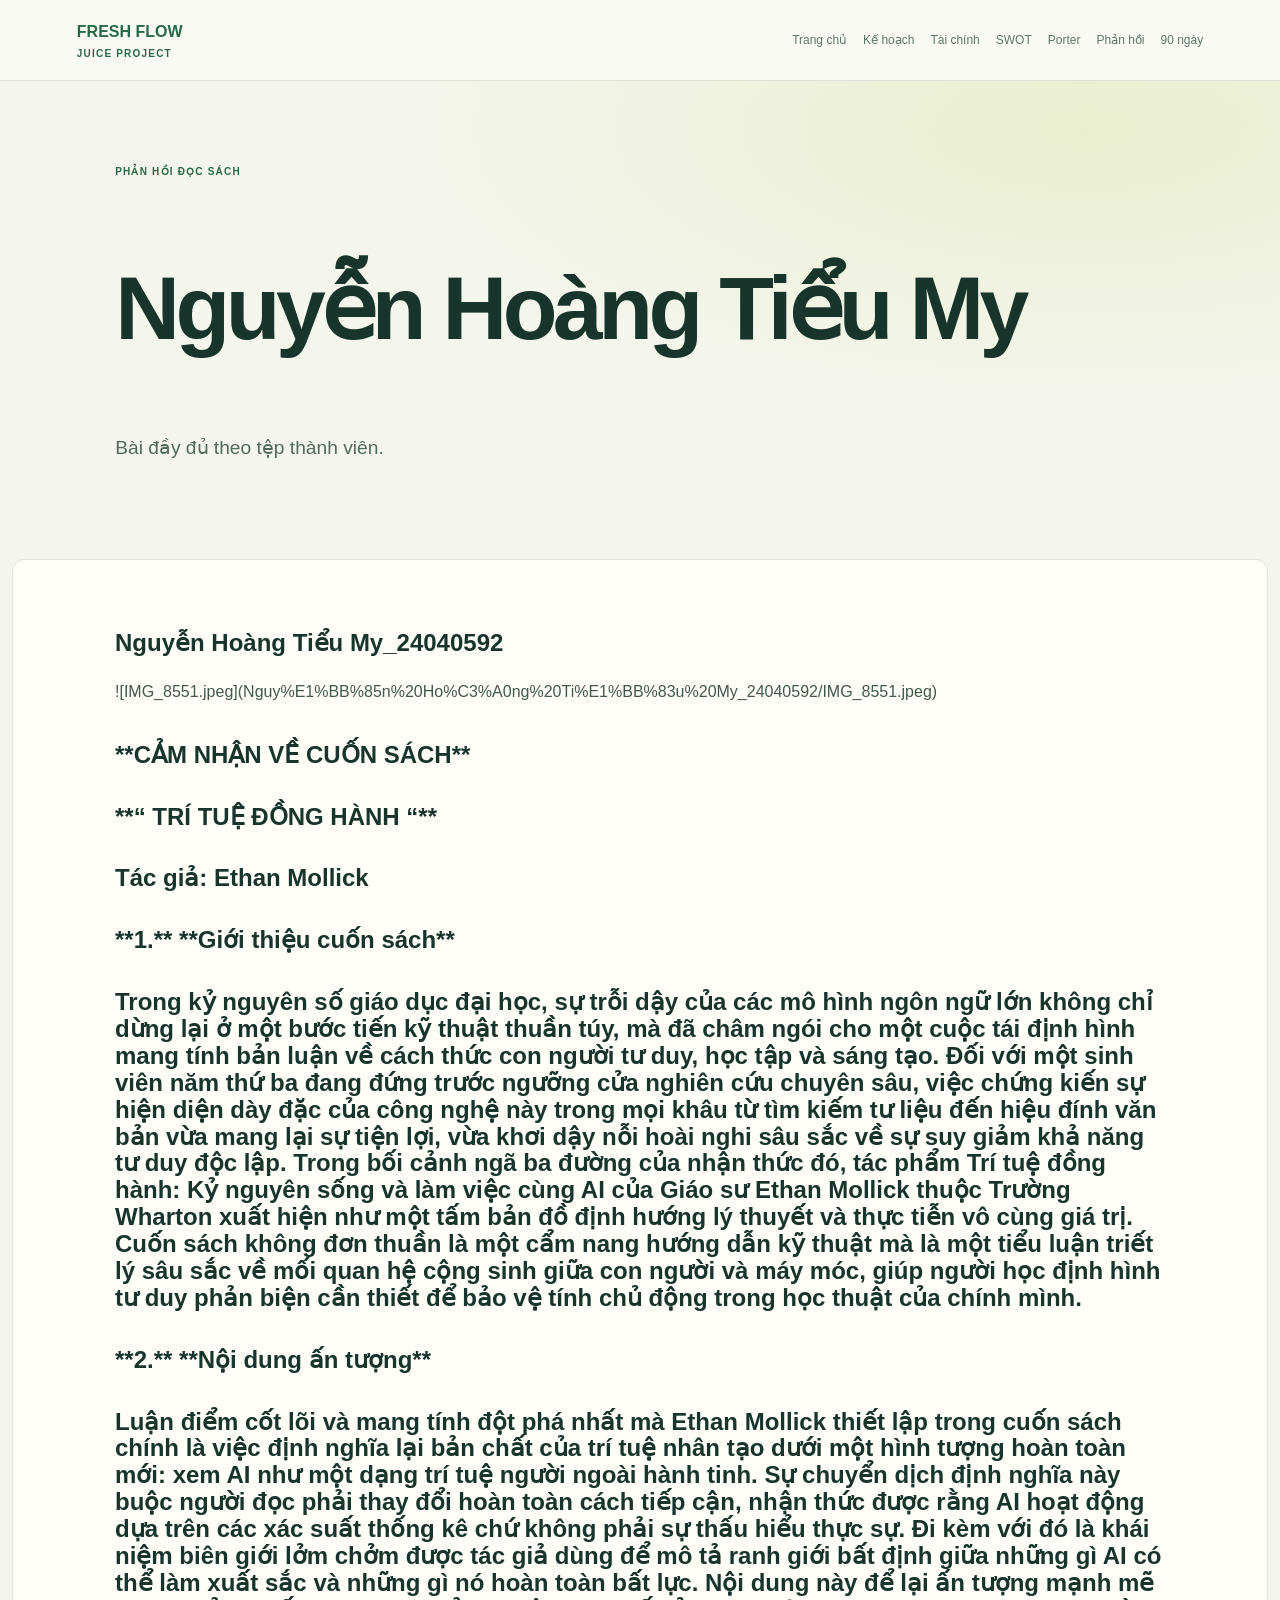
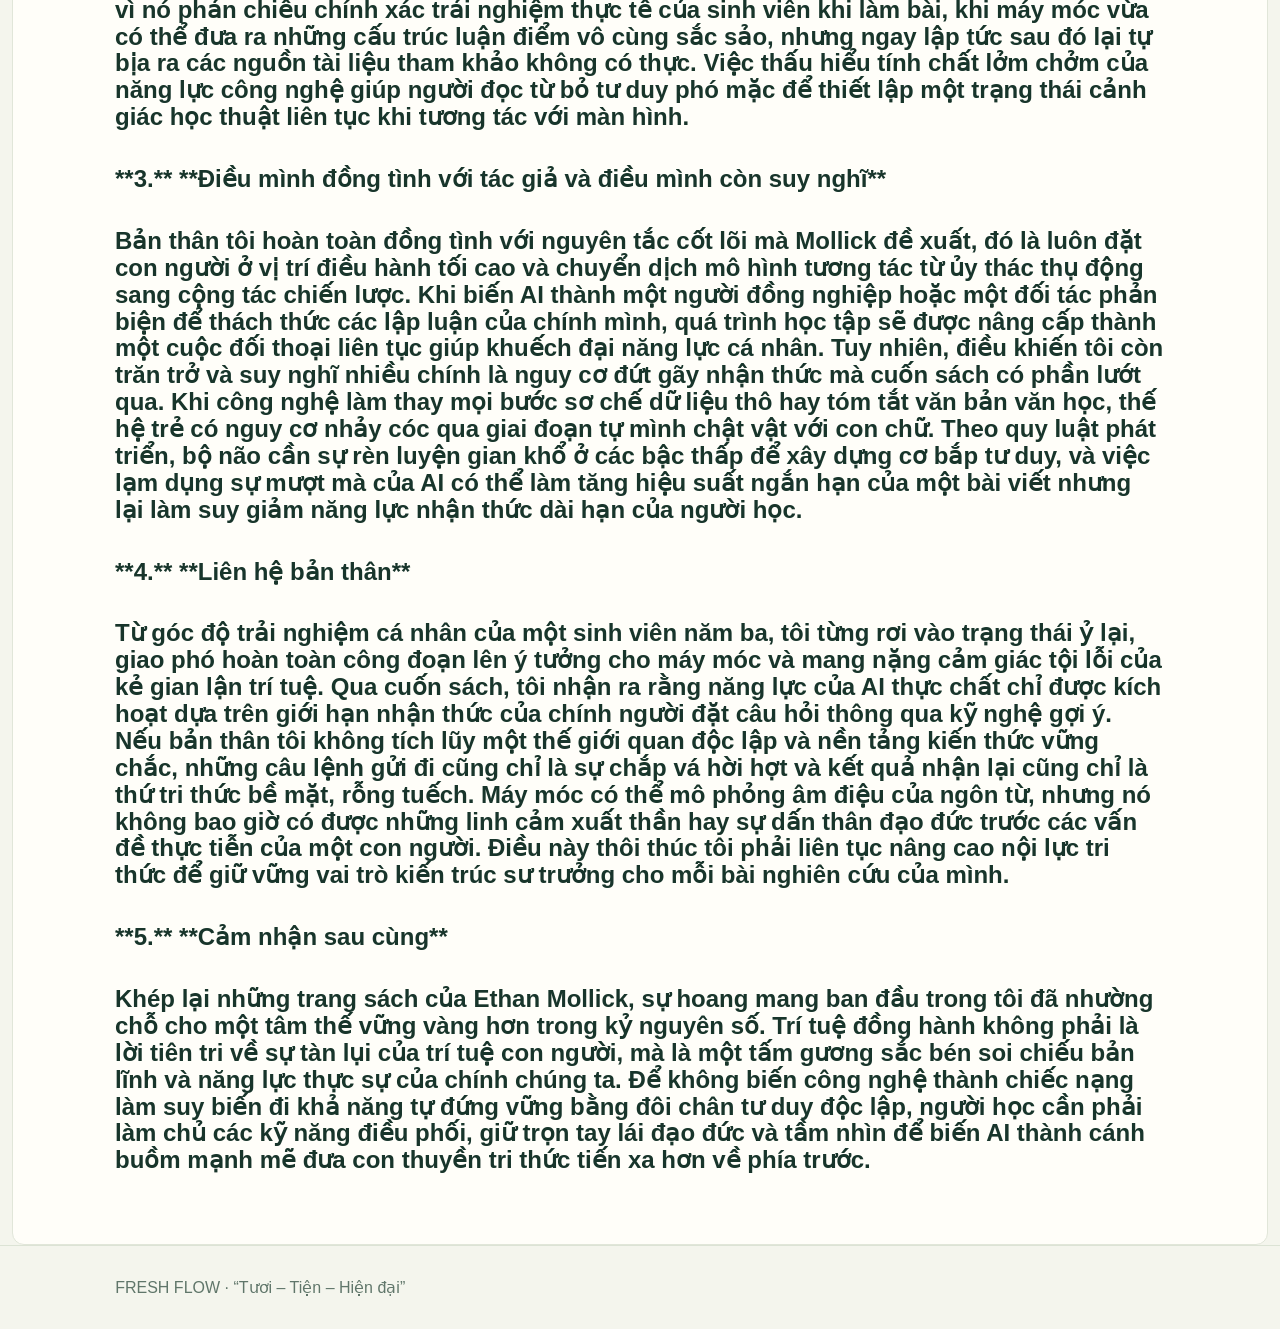
<file: reflection-24040592.html>
<!doctype html><html lang="vi"><meta charset="UTF-8"><meta name="viewport" content="width=device-width"><title>Nguyễn Hoàng Tiểu My · Fresh Flow</title><link rel="stylesheet" href="style.css"><header><a href="index.html">FRESH FLOW<small>JUICE PROJECT</small></a><nav><a href="index.html">Trang chủ</a><a href="business-plan.html">Kế hoạch</a><a href="financial-analysis.html">Tài chính</a><a href="swot.html">SWOT</a><a href="five-forces.html">Porter</a><a href="reflections.html">Phản hồi</a><a href="action-plan.html">90 ngày</a></nav></header><main><section class="hero"><small>PHẢN HỒI ĐỌC SÁCH</small><h1>Nguyễn Hoàng Tiểu My</h1><p>Bài đầy đủ theo tệp thành viên.</p></section><article class="prose"><h2>Nguyễn Hoàng Tiểu My_24040592</h2><p>![IMG_8551.jpeg](Nguy%E1%BB%85n%20Ho%C3%A0ng%20Ti%E1%BB%83u%20My_24040592/IMG_8551.jpeg)</p><h2>**CẢM NHẬN VỀ CUỐN SÁCH**</h2><h2>**“ TRÍ TUỆ ĐỒNG HÀNH “**</h2><h2>Tác giả: Ethan Mollick</h2><h2>**1.** **Giới thiệu cuốn sách**</h2><h2>Trong kỷ nguyên số giáo dục đại học, sự trỗi dậy của các mô hình ngôn ngữ lớn không chỉ dừng lại ở một bước tiến kỹ thuật thuần túy, mà đã châm ngói cho một cuộc tái định hình mang tính bản luận về cách thức con người tư duy, học tập và sáng tạo. Đối với một sinh viên năm thứ ba đang đứng trước ngưỡng cửa nghiên cứu chuyên sâu, việc chứng kiến sự hiện diện dày đặc của công nghệ này trong mọi khâu từ tìm kiếm tư liệu đến hiệu đính văn bản vừa mang lại sự tiện lợi, vừa khơi dậy nỗi hoài nghi sâu sắc về sự suy giảm khả năng tư duy độc lập. Trong bối cảnh ngã ba đường của nhận thức đó, tác phẩm Trí tuệ đồng hành: Kỷ nguyên sống và làm việc cùng AI của Giáo sư Ethan Mollick thuộc Trường Wharton xuất hiện như một tấm bản đồ định hướng lý thuyết và thực tiễn vô cùng giá trị. Cuốn sách không đơn thuần là một cẩm nang hướng dẫn kỹ thuật mà là một tiểu luận triết lý sâu sắc về mối quan hệ cộng sinh giữa con người và máy móc, giúp người học định hình tư duy phản biện cần thiết để bảo vệ tính chủ động trong học thuật của chính mình.</h2><h2>**2.** **Nội dung ấn tượng**</h2><h2>Luận điểm cốt lõi và mang tính đột phá nhất mà Ethan Mollick thiết lập trong cuốn sách chính là việc định nghĩa lại bản chất của trí tuệ nhân tạo dưới một hình tượng hoàn toàn mới: xem AI như một dạng trí tuệ người ngoài hành tinh. Sự chuyển dịch định nghĩa này buộc người đọc phải thay đổi hoàn toàn cách tiếp cận, nhận thức được rằng AI hoạt động dựa trên các xác suất thống kê chứ không phải sự thấu hiểu thực sự. Đi kèm với đó là khái niệm biên giới lởm chởm được tác giả dùng để mô tả ranh giới bất định giữa những gì AI có thể làm xuất sắc và những gì nó hoàn toàn bất lực. Nội dung này để lại ấn tượng mạnh mẽ vì nó phản chiếu chính xác trải nghiệm thực tế của sinh viên khi làm bài, khi máy móc vừa có thể đưa ra những cấu trúc luận điểm vô cùng sắc sảo, nhưng ngay lập tức sau đó lại tự bịa ra các nguồn tài liệu tham khảo không có thực. Việc thấu hiểu tính chất lởm chởm của năng lực công nghệ giúp người đọc từ bỏ tư duy phó mặc để thiết lập một trạng thái cảnh giác học thuật liên tục khi tương tác với màn hình.</h2><h2>**3.** **Điều mình đồng tình với tác giả và điều mình còn suy nghĩ**</h2><h2>Bản thân tôi hoàn toàn đồng tình với nguyên tắc cốt lõi mà Mollick đề xuất, đó là luôn đặt con người ở vị trí điều hành tối cao và chuyển dịch mô hình tương tác từ ủy thác thụ động sang cộng tác chiến lược. Khi biến AI thành một người đồng nghiệp hoặc một đối tác phản biện để thách thức các lập luận của chính mình, quá trình học tập sẽ được nâng cấp thành một cuộc đối thoại liên tục giúp khuếch đại năng lực cá nhân. Tuy nhiên, điều khiến tôi còn trăn trở và suy nghĩ nhiều chính là nguy cơ đứt gãy nhận thức mà cuốn sách có phần lướt qua. Khi công nghệ làm thay mọi bước sơ chế dữ liệu thô hay tóm tắt văn bản văn học, thế hệ trẻ có nguy cơ nhảy cóc qua giai đoạn tự mình chật vật với con chữ. Theo quy luật phát triển, bộ não cần sự rèn luyện gian khổ ở các bậc thấp để xây dựng cơ bắp tư duy, và việc lạm dụng sự mượt mà của AI có thể làm tăng hiệu suất ngắn hạn của một bài viết nhưng lại làm suy giảm năng lực nhận thức dài hạn của người học.</h2><h2>**4.** **Liên hệ bản thân**</h2><h2>Từ góc độ trải nghiệm cá nhân của một sinh viên năm ba, tôi từng rơi vào trạng thái ỷ lại, giao phó hoàn toàn công đoạn lên ý tưởng cho máy móc và mang nặng cảm giác tội lỗi của kẻ gian lận trí tuệ. Qua cuốn sách, tôi nhận ra rằng năng lực của AI thực chất chỉ được kích hoạt dựa trên giới hạn nhận thức của chính người đặt câu hỏi thông qua kỹ nghệ gợi ý. Nếu bản thân tôi không tích lũy một thế giới quan độc lập và nền tảng kiến thức vững chắc, những câu lệnh gửi đi cũng chỉ là sự chắp vá hời hợt và kết quả nhận lại cũng chỉ là thứ tri thức bề mặt, rỗng tuếch. Máy móc có thể mô phỏng âm điệu của ngôn từ, nhưng nó không bao giờ có được những linh cảm xuất thần hay sự dấn thân đạo đức trước các vấn đề thực tiễn của một con người. Điều này thôi thúc tôi phải liên tục nâng cao nội lực tri thức để giữ vững vai trò kiến trúc sư trưởng cho mỗi bài nghiên cứu của mình.</h2><h2>**5.** **Cảm nhận sau cùng**</h2><h2>Khép lại những trang sách của Ethan Mollick, sự hoang mang ban đầu trong tôi đã nhường chỗ cho một tâm thế vững vàng hơn trong kỷ nguyên số. Trí tuệ đồng hành không phải là lời tiên tri về sự tàn lụi của trí tuệ con người, mà là một tấm gương sắc bén soi chiếu bản lĩnh và năng lực thực sự của chính chúng ta. Để không biến công nghệ thành chiếc nạng làm suy biến đi khả năng tự đứng vững bằng đôi chân tư duy độc lập, người học cần phải làm chủ các kỹ năng điều phối, giữ trọn tay lái đạo đức và tầm nhìn để biến AI thành cánh buồm mạnh mẽ đưa con thuyền tri thức tiến xa hơn về phía trước.</h2><h2></h2><h2></h2></article></main><footer>FRESH FLOW · “Tươi – Tiện – Hiện đại”</footer></html>
</file>
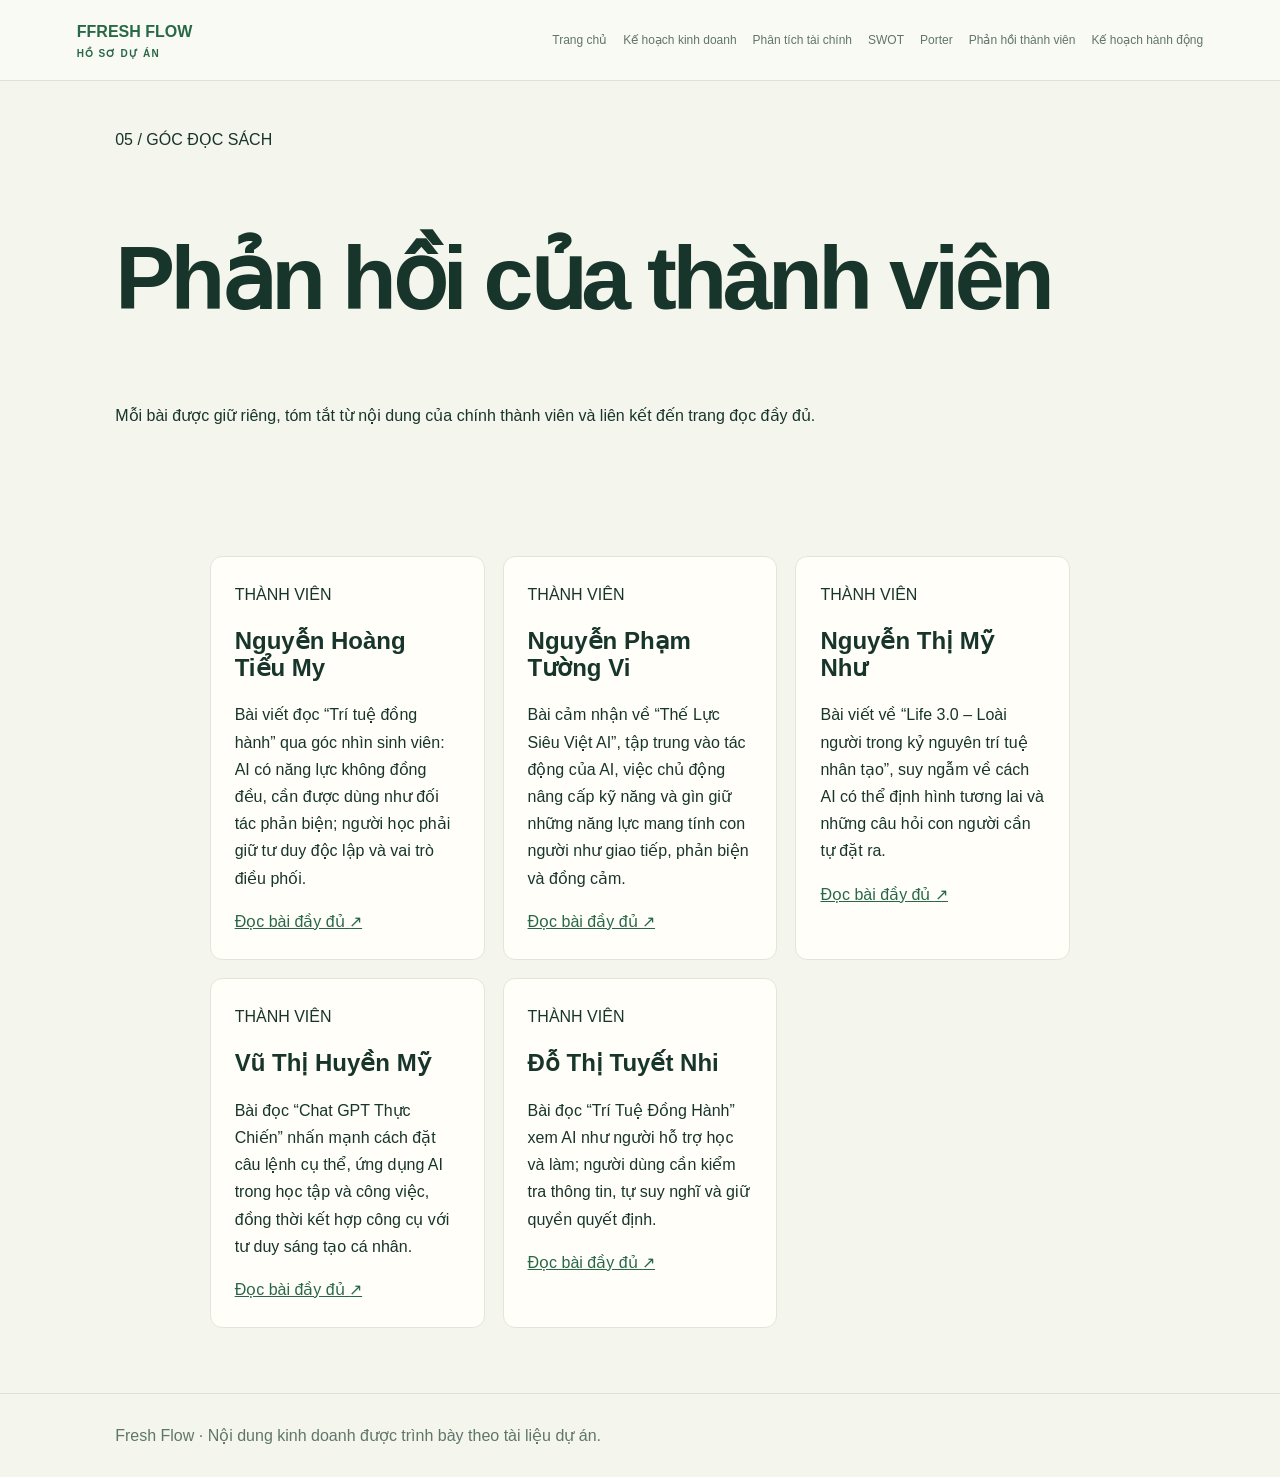
<file: reflections.html>
<!doctype html><html lang="vi"><head><meta charset="UTF-8"><meta name="viewport" content="width=device-width,initial-scale=1"><title>Phản hồi đọc sách của thành viên · Fresh Flow</title><link rel="stylesheet" href="style.css"></head><body><header class="top"><a class="brand" href="index.html"><span class="brand-mark">F</span><span>FRESH FLOW<small>HỒ SƠ DỰ ÁN</small></span></a><nav><a class="" href="index.html">Trang chủ</a><a class="" href="business-plan.html">Kế hoạch kinh doanh</a><a class="" href="financial-analysis.html">Phân tích tài chính</a><a class="" href="swot.html">SWOT</a><a class="" href="five-forces.html">Porter</a><a class="active" href="reflections.html">Phản hồi thành viên</a><a class="" href="action-plan.html">Kế hoạch hành động</a></nav></header><main><section class="page-intro"><span class="eyebrow">05 / GÓC ĐỌC SÁCH</span><h1>Phản hồi của thành viên</h1><p>Mỗi bài được giữ riêng, tóm tắt từ nội dung của chính thành viên và liên kết đến trang đọc đầy đủ.</p></section><section class="section"><div class="grid two"><article class="card reflection-card"><span class="eyebrow">THÀNH VIÊN</span><h2>Nguyễn Hoàng Tiểu My</h2><p>Bài viết đọc “Trí tuệ đồng hành” qua góc nhìn sinh viên: AI có năng lực không đồng đều, cần được dùng như đối tác phản biện; người học phải giữ tư duy độc lập và vai trò điều phối.</p><a class="text-link" href="reflection-24040592.html">Đọc bài đầy đủ <span>↗</span></a></article><article class="card reflection-card"><span class="eyebrow">THÀNH VIÊN</span><h2>Nguyễn Phạm Tường Vi</h2><p>Bài cảm nhận về “Thế Lực Siêu Việt AI”, tập trung vào tác động của AI, việc chủ động nâng cấp kỹ năng và gìn giữ những năng lực mang tính con người như giao tiếp, phản biện và đồng cảm.</p><a class="text-link" href="reflection-24030037.html">Đọc bài đầy đủ <span>↗</span></a></article><article class="card reflection-card"><span class="eyebrow">THÀNH VIÊN</span><h2>Nguyễn Thị Mỹ Như</h2><p>Bài viết về “Life 3.0 – Loài người trong kỷ nguyên trí tuệ nhân tạo”, suy ngẫm về cách AI có thể định hình tương lai và những câu hỏi con người cần tự đặt ra.</p><a class="text-link" href="reflection-24040078.html">Đọc bài đầy đủ <span>↗</span></a></article><article class="card reflection-card"><span class="eyebrow">THÀNH VIÊN</span><h2>Vũ Thị Huyền Mỹ</h2><p>Bài đọc “Chat GPT Thực Chiến” nhấn mạnh cách đặt câu lệnh cụ thể, ứng dụng AI trong học tập và công việc, đồng thời kết hợp công cụ với tư duy sáng tạo cá nhân.</p><a class="text-link" href="reflection-24030010.html">Đọc bài đầy đủ <span>↗</span></a></article><article class="card reflection-card"><span class="eyebrow">THÀNH VIÊN</span><h2>Đỗ Thị Tuyết Nhi</h2><p>Bài đọc “Trí Tuệ Đồng Hành” xem AI như người hỗ trợ học và làm; người dùng cần kiểm tra thông tin, tự suy nghĩ và giữ quyền quyết định.</p><a class="text-link" href="reflection-24040020.html">Đọc bài đầy đủ <span>↗</span></a></article></div></section></main><footer>Fresh Flow <span>·</span> Nội dung kinh doanh được trình bày theo tài liệu dự án.</footer></body></html>
</file>
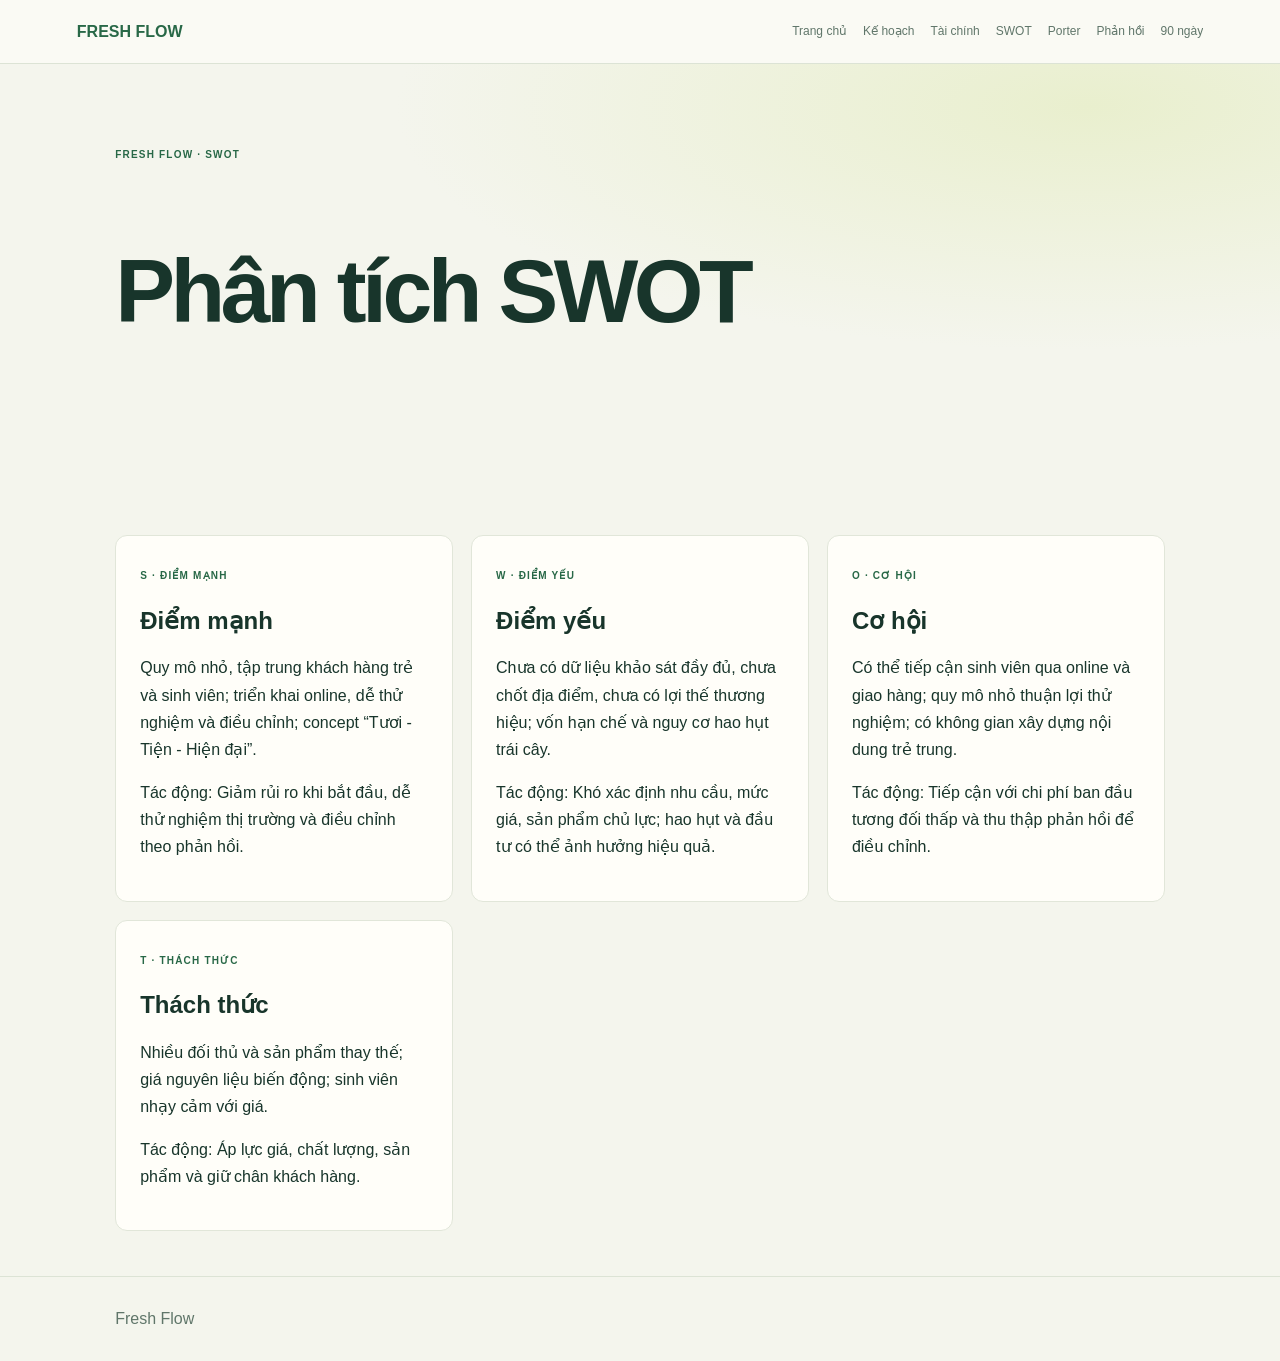
<file: swot.html>
<!doctype html><html lang="vi"><meta charset="UTF-8"><meta name="viewport" content="width=device-width"><title>Phân tích SWOT · Fresh Flow</title><link rel="stylesheet" href="style.css"><header><a href="index.html">FRESH FLOW</a><nav><a href="index.html">Trang chủ</a><a href="business-plan.html">Kế hoạch</a><a href="financial-analysis.html">Tài chính</a><a href="swot.html">SWOT</a><a href="five-forces.html">Porter</a><a href="reflections.html">Phản hồi</a><a href="action-plan.html">90 ngày</a></nav></header><main><section class="hero"><small>FRESH FLOW · SWOT</small><h1>Phân tích SWOT</h1></section><section class="grid"><article><small>S · ĐIỂM MẠNH</small><h2>Điểm mạnh</h2><p>Quy mô nhỏ, tập trung khách hàng trẻ và sinh viên; triển khai online, dễ thử nghiệm và điều chỉnh; concept “Tươi - Tiện - Hiện đại”.</p><p>Tác động: Giảm rủi ro khi bắt đầu, dễ thử nghiệm thị trường và điều chỉnh theo phản hồi.</p></article><article><small>W · ĐIỂM YẾU</small><h2>Điểm yếu</h2><p>Chưa có dữ liệu khảo sát đầy đủ, chưa chốt địa điểm, chưa có lợi thế thương hiệu; vốn hạn chế và nguy cơ hao hụt trái cây.</p><p>Tác động: Khó xác định nhu cầu, mức giá, sản phẩm chủ lực; hao hụt và đầu tư có thể ảnh hưởng hiệu quả.</p></article><article><small>O · CƠ HỘI</small><h2>Cơ hội</h2><p>Có thể tiếp cận sinh viên qua online và giao hàng; quy mô nhỏ thuận lợi thử nghiệm; có không gian xây dựng nội dung trẻ trung.</p><p>Tác động: Tiếp cận với chi phí ban đầu tương đối thấp và thu thập phản hồi để điều chỉnh.</p></article><article><small>T · THÁCH THỨC</small><h2>Thách thức</h2><p>Nhiều đối thủ và sản phẩm thay thế; giá nguyên liệu biến động; sinh viên nhạy cảm với giá.</p><p>Tác động: Áp lực giá, chất lượng, sản phẩm và giữ chân khách hàng.</p></article></section></main><footer>Fresh Flow</footer></html>
</file>
<file: style.css>
600;700&family=Arial:wght@500;700;800&display=swap);*{box-sizing:border-box;font-family:"Be Vietnam Pro","Noto Sans","Segoe UI",Arial,sans-serif}body{margin:0;background:#f4f5ed;color:#18352b;font:16px/1.7 "Be Vietnam Pro","Noto Sans","Segoe UI",Arial,sans-serif}header{position:sticky;top:0;background:#fafaf4;padding:18px 6%;display:flex;justify-content:space-between;align-items:center;border-bottom:1px solid #dce3d5}header>a{color:#286847;text-decoration:none;font-weight:800}header small{display:block}nav{display:flex;gap:16px;overflow:auto}nav a{white-space:nowrap;color:#60766a;text-decoration:none;font-size:12px}.hero{padding:75px 9%;background:radial-gradient(ellipse at 85% 10%,#e9efce,transparent 45%)}small{color:#286847;letter-spacing:.12em;font-weight:700;font-size:10px}h1,h2{font-family:"Be Vietnam Pro","Noto Sans","Segoe UI",Arial,sans-serif;line-height:1.12}h1{font-size:clamp(3rem,7vw,6rem);letter-spacing:-.05em}h1 em{font-style:normal;color:#286847}.hero p{font-size:1.2rem;max-width:720px;color:#53695e}section:not(.hero){padding:45px 9%}.grid{display:grid;grid-template-columns:repeat(3,1fr);gap:18px;padding:20px 9%}.grid article,article{background:#fffef9;border:1px solid #e1e6d9;border-radius:12px;padding:24px}.grid a{color:#286847}.prose{max-width:1050px;margin:auto;padding:35px 8%}.prose p{line-height:1.85;color:#42594d}.prose h2{margin-top:35px}.prose blockquote{background:#e9eddf;border-left:3px solid #91aa6a;padding:12px 20px}.timeline{border-left:2px solid #91aa6a}footer{padding:28px 9%;border-top:1px solid #dce3d5;color:#60766a}@media(max-width:760px){header{align-items:flex-start;flex-direction:column}nav{max-width:100%}.grid{grid-template-columns:1fr 1fr}.hero,section:not(.hero){padding:40px 22px}}@media(max-width:500px){.grid{grid-template-columns:1fr}}
</file>
